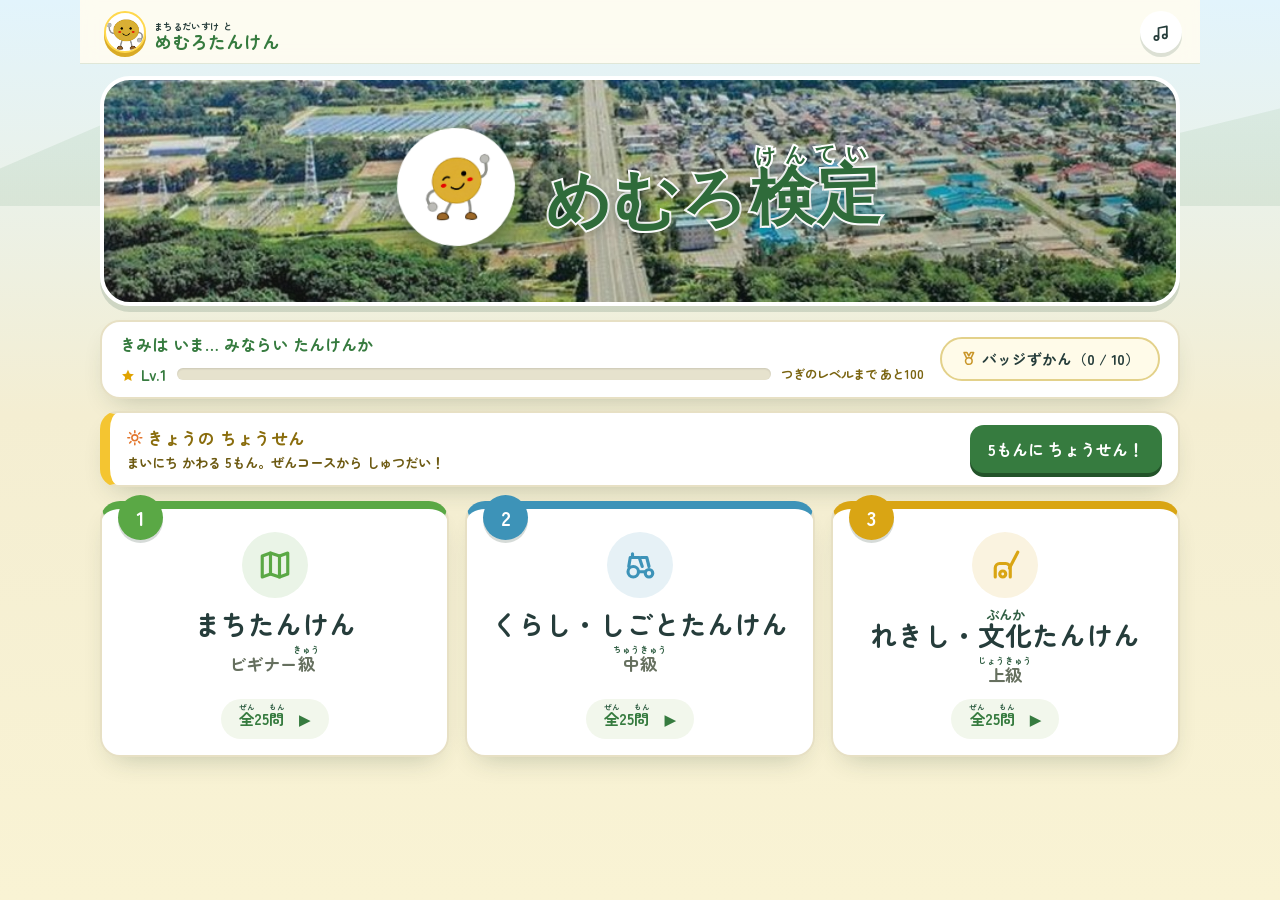
<file: index.html>
<!doctype html>
<!-- ============================================================
  まちるだいすけと めむろたんけん (Phase 7・1ファイル完結版)
  この1ファイルに 見た目(CSS)・問題データ・ふりがな辞書・
  プログラムのすべてが入っています。写真は images フォルダ、
  オフライン対応は sw.js / manifest.webmanifest を使います。
  問題を直すときは「問題データ」の目印コメントを探してください。
  ============================================================ -->
<html lang="ja">
<head>
  <meta charset="utf-8">
  <meta name="viewport" content="width=device-width, initial-scale=1">
  <meta name="theme-color" content="#71b957">
  <title>まちるだいすけと めむろたんけん</title>
  <link rel="icon" type="image/png" href="icon-192.png">
  <link rel="apple-touch-icon" href="icon-192.png">
  <link rel="manifest" href="manifest.webmanifest">
  <style>
/* ============================================================
   まちるだいすけと めむろたんけん - 見た目の設定（CSS）
   ------------------------------------------------------------
   色を変えたいときは、下の :root の中の色コードを変えます。
   例) --grass: #70b957;  ← 草原の緑。#から始まる6桁が色の指定。
   ============================================================ */
:root {
  --grass: #70b957;
  --grass-dark: #367b3f;
  --cream: #fff8df;
  --sky: #8dd8ee;
  --corn: #ffd84d;
  --ink: #263d3b;
  --white: #fff;
  --red: #e96957;
  --shadow: 0 6px 0 rgba(39, 83, 61, .16);
}

* { box-sizing: border-box; }
[hidden] { display: none !important; }

html, body { min-height: 100%; }
body {
  margin: 0;
  color: var(--ink);
  background:
    linear-gradient(105deg, transparent 0 48%, rgba(107,172,78,.07) 48% 52%, transparent 52% 100%),
    linear-gradient(#dff6ff 0 34%, #f9f3d4 34% 100%);
  font-family: "Hiragino Maru Gothic ProN", "HG丸ｺﾞｼｯｸM-PRO", "UD Digi Kyokasho NK-R", Meiryo, sans-serif;
  font-size: 18px;
  font-weight: 700;
}

.sky {
  position: fixed;
  inset: 56px 0 auto;
  height: 150px;
  z-index: -1;
  opacity: .16;
  background: linear-gradient(180deg, #9fc79d, #79a884); /* 日高山脈のシルエット: しま模様→なだらかな緑へ(Phase 11) */
  clip-path: polygon(0 75%, 9% 42%, 17% 67%, 27% 25%, 39% 72%, 50% 35%, 63% 70%, 75% 18%, 87% 62%, 100% 35%, 100% 100%, 0 100%);
}

button { font: inherit; color: inherit; }
button:focus-visible, a:focus-visible { outline: 4px solid #1667c1; outline-offset: 3px; }
ruby { white-space: nowrap; ruby-align: center; }
h1, h2, p, button {
  line-break: strict;
  word-break: normal;
  word-break: keep-all;
  overflow-wrap: anywhere;
  text-wrap: pretty;
}
.skip-link { position: fixed; left: 8px; top: -60px; z-index: 99; background: #fff; padding: 10px; }
.skip-link:focus { top: 8px; }

.app-header {
  height: 64px;
  max-width: 1120px;
  margin: auto;
  padding: 8px 18px;
  display: flex;
  align-items: center;
  justify-content: space-between;
}
.brand { display: flex; gap: 8px; align-items: center; border: 0; background: transparent; text-align: left; cursor: pointer; line-height: 1.05; }
.brand-kicker { display: inline-block; font-size: .58rem; font-weight: 700; letter-spacing: .04em; }
.brand strong { color: var(--grass-dark); font-size: 1.12rem; font-weight: 800; }
.brand-mark { display: grid; place-items: center; width: 42px; height: 42px; overflow: hidden; background: #fff; border: 2px solid var(--corn); border-radius: 50%; box-shadow: 0 4px 0 #d9aa25; }
.brand-mark img { width: 115%; height: 115%; object-fit: contain; }
.icon-button { width: 42px; height: 42px; border: 0; border-radius: 50%; background: #fff; box-shadow: 0 4px 0 rgba(53,91,74,.17); cursor: pointer; }

main { min-height: calc(100vh - 64px); display: grid; place-items: center; padding: 8px 18px 18px; }
.screen { width: min(1080px, 100%); }
.top-screen { align-self: start; }
.hero {
  position: relative;
  display: grid;
  place-items: center;
  min-height: 230px;
  overflow: hidden;
  text-align: center;
  margin: 4px auto 14px;
  padding: 14px 28px 18px;
  border: 4px solid #fff;
  border-radius: 30px;
  box-shadow: var(--shadow);
  background:
    linear-gradient(110deg, rgba(255,255,255,.06), rgba(20,67,47,.24)),
    url("images/memuro-aerial.jpg") center 45% / cover no-repeat;
}
.hero::after {
  content: none;
}
.hero-center {
  position: relative;
  z-index: 1;
  display: grid;
  grid-template-columns: auto 1fr;
  align-items: center;
  width: fit-content;
  max-width: 92%;
  padding: 15px clamp(22px, 4vw, 42px);
  border: 1px solid rgba(255,255,255,.82);
  border-radius: 22px;
  text-align: left;
  background: linear-gradient(
    90deg,
    rgba(255,255,255,.18) 0%,
    rgba(255,255,255,.58) 23%,
    rgba(255,255,255,.66) 50%,
    rgba(255,255,255,.58) 77%,
    rgba(255,255,255,.18) 100%
  );
  box-shadow: 0 14px 34px rgba(24,52,43,.22);
  -webkit-backdrop-filter: blur(12px) saturate(1.12);
  backdrop-filter: blur(12px) saturate(1.12);
}
.hero-mascot {
  width: 116px;
  height: 116px;
  object-fit: contain;
  margin-right: clamp(14px, 3vw, 30px);
  filter: drop-shadow(0 7px 7px rgba(28,64,48,.22));
}
.eyebrow { margin: 0 0 4px; color: var(--grass-dark); font-size: .92rem; letter-spacing: .1em; }
h1 { margin: 0; line-height: 1.17; font-size: clamp(1.55rem, 4vw, 2.55rem); }
h1 span { color: inherit; }
.hero h1 {
  display: grid;
  gap: 2px;
  max-width: 760px;
  color: #245f3b;
  font-family: "Hiragino Maru Gothic ProN", "HG丸ｺﾞｼｯｸM-PRO", "UD Digi Kyokasho NK-R", Meiryo, sans-serif;
  font-size: clamp(2.45rem, 5.2vw, 3.75rem);
  line-height: 1.02;
  text-shadow: 0 1px 10px rgba(255,255,255,.92);
  font-feature-settings: "palt";
}
.hero-title-place {
  font-size: .54em;
  font-weight: 700;
  letter-spacing: .18em;
  color: #397250;
}
.hero-title-main {
  font-size: 1em;
  font-weight: 900;
  letter-spacing: .035em;
  white-space: nowrap;
}
.hero h1::after {
  content: none;
}

.level-grid { display: grid; grid-template-columns: repeat(3, 1fr); gap: 16px; }
.level-card {
  position: relative;
  min-height: 178px;
  padding: 23px 16px 16px;
  border: 3px solid rgba(255,255,255,.75);
  border-radius: 27px;
  box-shadow: var(--shadow);
  cursor: pointer;
  display: flex;
  flex-direction: column;
  align-items: center;
  transition: transform .15s, box-shadow .15s;
}
.level-icon { font-size: 2.2rem; filter: drop-shadow(0 3px 0 rgba(255,255,255,.65)); }
.level-card:hover { transform: translateY(-4px); box-shadow: 0 10px 0 rgba(39,83,61,.14); }
.level-card:active { transform: translateY(3px); box-shadow: 0 3px 0 rgba(39,83,61,.18); }
.beginner { background: #c9ed9d; }
.intermediate { background: #b8e8f4; }
.advanced { background: #ffe47a; }
.level-stamp { position: absolute; top: -12px; left: 16px; width: 45px; height: 45px; display: grid; place-items: center; border-radius: 50%; background: #fff; color: var(--grass-dark); font-size: 1.25rem; border: 3px dashed currentColor; transform: rotate(-8deg); }
.level-name { margin-top: 10px; font-size: clamp(1.3rem, 2.35vw, 1.68rem); line-height: 1.18; }
.level-sub { min-height: 1.5em; font-size: 1.08rem; margin: 5px 0 12px; }
.level-meta { margin-top: auto; padding: 8px 18px; background: rgba(255,255,255,.77); border-radius: 999px; font-size: .95rem; }
.resume-area { text-align: center; margin: -5px 0 10px; }
.resume-button { border: 0; border-radius: 999px; padding: 9px 22px; background: #fff; color: var(--grass-dark); box-shadow: 0 4px 0 rgba(39,83,61,.14); cursor: pointer; }

.quiz-screen { max-width: 900px; }
.progress-row { display: grid; grid-template-columns: 1fr auto 1fr; align-items: center; margin-bottom: 5px; }
.progress-row p { margin: 0; }
#questionCounter { font-size: 1.18rem; }
#scoreChip { justify-self: end; background: var(--corn); border-radius: 999px; padding: 5px 13px; }
.back-button { justify-self: start; border: 0; background: transparent; cursor: pointer; }
.progress-track { height: 9px; overflow: hidden; background: rgba(255,255,255,.8); border-radius: 999px; margin-bottom: 9px; }
#progressBar { height: 100%; width: 4%; background: linear-gradient(90deg, var(--grass), #a6d55e); border-radius: inherit; transition: width .3s; }
.question-card { background: rgba(255,255,255,.94); border: 4px solid #fff; border-radius: 27px; padding: clamp(12px, 2vw, 20px); box-shadow: var(--shadow); }
.question-main { display: grid; grid-template-columns: 1.25fr .75fr; gap: 18px; align-items: center; min-height: 155px; }
.course-label { display: inline-block; margin: 0 0 8px; padding: 5px 11px; color: var(--grass-dark); background: #e1f4ce; border-radius: 999px; font-size: .9rem; }
#questionText {
  margin: 0;
  font-size: clamp(1.55rem, 3.5vw, 2.25rem);
  line-height: 1.5;
  transition: font-size .18s ease;
}
#questionText.is-long { font-size: clamp(1.38rem, 3vw, 1.95rem); }
#questionText.is-very-long { font-size: clamp(1.2rem, 2.6vw, 1.68rem); }
.image-frame { margin: 0; height: 155px; overflow: hidden; border-radius: 19px; background: #edf4e7; border: 3px solid #e4eecf; }
.image-frame img { width: 100%; height: 100%; object-fit: cover; transition: filter .45s ease, opacity .45s ease, transform .45s ease; }
.image-frame img.map-focus { object-position: center 8%; }
.image-frame figcaption { position: absolute; right: 6px; bottom: 5px; padding: 3px 7px; color: #fff; background: rgba(24,55,42,.78); border-radius: 999px; font-size: .58rem; }
.image-frame { position: relative; }
.image-curtain {
  position: absolute;
  inset: 0;
  z-index: 2;
  display: grid;
  place-content: center;
  gap: 4px;
  text-align: center;
  color: var(--grass-dark);
  background:
    radial-gradient(circle at 20% 20%, rgba(255,255,255,.85) 0 4px, transparent 5px),
    linear-gradient(145deg, #fff8c8, #dff1c9);
  transition: opacity .35s ease, transform .35s ease;
}
.image-curtain span { font-size: 2rem; }
.image-curtain strong { font-size: .82rem; line-height: 1.35; }
.image-frame.is-covered img { filter: blur(12px); opacity: .22; transform: scale(1.08); }
.image-frame.is-covered figcaption { opacity: 0; }
.image-frame.is-revealed img { animation: photoReveal .48s ease both; }
.image-frame.is-revealed .image-curtain { opacity: 0; transform: scale(.9); pointer-events: none; }
@keyframes photoReveal {
  from { opacity: .2; transform: scale(1.08); }
  to { opacity: 1; transform: scale(1); }
}
.question-main.no-image { grid-template-columns: 1fr; min-height: 115px; text-align: center; }
.choice-list { display: grid; gap: 9px; margin-top: 12px; }
.choice-button {
  width: 100%;
  min-height: 60px;
  border: 2px solid #dbe8d2;
  border-radius: 17px;
  background: #f9fff5;
  box-shadow: 0 4px 0 #d7e3d0;
  cursor: pointer;
  text-align: left;
  padding: 10px 17px;
  font-size: 1.12rem;
  display: flex;
  align-items: center;
  gap: 12px;
  transition: transform .1s;
}
.choice-button { -webkit-tap-highlight-color: transparent; }
.choice-text {
  min-width: 0;
  line-height: 1.4;
}
.choice-button.is-long-choice { font-size: 1.02rem; }
.choice-button.is-very-long-choice { font-size: .93rem; }
@media (hover: hover) and (pointer: fine) {
  .choice-button:hover { background: #fff6c6; transform: translateY(-1px); }
}
.choice-button:active { transform: translateY(3px); box-shadow: 0 1px 0 #d7e3d0; }
.choice-button:disabled { cursor: default; }
.choice-letter { flex: 0 0 34px; width: 34px; height: 34px; display: grid; place-items: center; border-radius: 50%; color: #fff; background: var(--grass); }
.choice-button.correct { background: #dff4d1; border-color: var(--grass); }
.choice-button.wrong { background: #ffe6dd; border-color: var(--red); }
.feedback { margin: 10px auto 0; max-width: 720px; padding: 8px 16px; border-radius: 18px; background: #fff7c9; display: flex; align-items: center; gap: 10px; box-shadow: 0 4px 0 rgba(91,79,35,.13); }
.feedback-mascot {
  flex: 0 0 auto;
  width: 58px;
  height: 58px;
  object-fit: contain;
  filter: drop-shadow(0 3px 0 rgba(39,83,61,.13));
}
.feedback strong { color: var(--grass-dark); }
.feedback p { margin: 2px 0 0; font-size: .98rem; font-weight: 600; line-height: 1.5; }
.feedback strong { font-size: 1.08rem; }

.result-screen { max-width: 680px; text-align: center; }
.result-card { background: rgba(255,255,255,.95); border: 5px solid var(--corn); border-radius: 30px; padding: 22px; box-shadow: var(--shadow); }
.result-card.fail { border-color: var(--sky); }
.result-seal { width: 75px; height: 75px; display: grid; place-items: center; margin: -4px auto 5px; border: 4px dashed var(--grass); border-radius: 50%; font-size: 2.7rem; }
.result-card h2 { margin: 4px 0; font-size: clamp(1.7rem, 5vw, 2.65rem); color: var(--grass-dark); }
.score-display { display: flex; justify-content: center; align-items: baseline; gap: 7px; }
.score-display strong { font-size: 4rem; line-height: 1; color: #e09b00; }
#resultSummary { margin: 8px 0; }
.certificate { max-width: 470px; margin: 12px auto; padding: 11px; border: 5px double #d6a81d; background: #fffdf1; display: grid; gap: 5px; }
.certificate p { margin: 0; letter-spacing: .25em; }
.certificate strong { font-size: 1.2rem; }
.certificate span { font-size: .8rem; font-weight: 600; }
.result-actions { display: flex; flex-wrap: wrap; justify-content: center; gap: 9px; margin-top: 14px; }
.primary-button, .secondary-button { min-height: 45px; border-radius: 14px; padding: 9px 18px; cursor: pointer; }
.primary-button { border: 0; color: #fff; background: var(--grass-dark); box-shadow: 0 4px 0 #225329; }
.secondary-button { border: 2px solid #bdd0b7; background: #fff; }

footer { min-height: 30px; text-align: center; font-size: .72rem; color: #58705e; }
ruby { ruby-align: center; }
rt { font-size: .5em; font-weight: 700; color: #315f44; }

@media (max-width: 700px) {
  .app-header { height: 56px; padding: 6px 12px; }
  main { min-height: calc(100vh - 80px); padding: 5px 10px 12px; }
  .brand { font-size: .75rem; }
  .brand-mark, .icon-button { width: 37px; height: 37px; }
  .hero { margin-bottom: 10px; min-height: 205px; padding: 10px 16px 15px; }
  .hero-center { width: fit-content; max-width: 92%; padding: 12px 22px; }
  .hero-mascot { width: 96px; height: 96px; }
  .hero h1 { font-size: clamp(2.15rem, 7vw, 3rem); }
  .level-grid { gap: 8px; }
  .level-card { min-height: 145px; padding: 20px 7px 10px; border-radius: 20px; }
  .level-icon { font-size: 1.75rem; }
  .level-stamp { width: 36px; height: 36px; top: -7px; }
  .level-sub { font-size: .9rem; }
  .level-meta { font-size: .78rem; }
  .question-main { min-height: 120px; grid-template-columns: 1.3fr .7fr; gap: 9px; }
  .image-frame { height: 120px; border-radius: 13px; }
  .choice-list { gap: 7px; margin-top: 8px; }
  .choice-button { min-height: 54px; padding: 7px 11px; font-size: 1rem; }
  .feedback { margin-top: 7px; padding: 6px 10px; }
}

@media (max-width: 470px) {
  .hero { min-height: 175px; padding: 7px 10px 12px; }
  .hero-center { width: 94%; padding: 10px 14px; border-radius: 17px; }
  .hero-mascot { width: 74px; height: 74px; margin-right: 10px; }
  .hero h1 { font-size: clamp(1.7rem, 8vw, 2.15rem); line-height: 1.06; letter-spacing: .02em; }
  .level-grid { grid-template-columns: 1fr; }
  .level-card { min-height: 92px; padding: 12px 12px 10px 60px; align-items: flex-start; justify-content: center; }
  .level-icon { position: absolute; left: 16px; bottom: 12px; font-size: 1.65rem; }
  .level-stamp { left: 12px; top: 25px; }
  .level-name { margin-top: 0; font-size: 1.22rem; }
  .level-sub { margin: 2px 0 4px; }
  .level-meta { position: absolute; right: 9px; bottom: 9px; padding: 5px 9px; }
  .question-main { grid-template-columns: 1fr; min-height: auto; text-align: center; }
  .image-frame { height: 105px; }
  #questionText { min-height: 58px; }
  .feedback p { display: none; }
}

@media (max-height: 650px) and (min-width: 600px) {
  .app-header { height: 50px; }
  main { min-height: calc(100vh - 70px); padding-top: 2px; }
  .hero { margin: 0 auto 8px; }
  .hero { min-height: 180px; }
  .hero-mascot { width: 88px; height: 88px; }
  .hero h1 { font-size: 2.35rem; }
  .level-card { min-height: 130px; }
  .question-main { min-height: 110px; }
  .image-frame { height: 110px; }
  .choice-button { min-height: 50px; font-size: 1rem; }
}

@media (prefers-reduced-motion: reduce) {
  *, *::before, *::after { scroll-behavior: auto !important; transition: none !important; }
  .image-frame.is-revealed img { animation: none !important; }
}

/* 「つぎへ」ボタン（解説を読み終えたら自分のペースで進むためのボタン） */
.next-button {
  flex: 0 0 auto;
  margin-left: auto;
  min-height: 48px;
  padding: 9px 18px;
  border: 0;
  border-radius: 14px;
  color: #fff;
  background: var(--grass-dark);
  box-shadow: 0 4px 0 #225329;
  cursor: pointer;
  font-size: 1.02rem;
  white-space: nowrap;
}
.next-button:active { transform: translateY(2px); box-shadow: 0 2px 0 #225329; }
@media (max-width: 700px) {
  .feedback { flex-wrap: wrap; }
  .next-button { margin: 4px 0 2px auto; min-height: 44px; }
}

/* ---- Phase 2: がんばりの見える化 ---- */
.rank-title { margin: 2px 4px 8px; text-align: center; font-size: 1.02rem; color: var(--grass-dark); }
.level-record { display: block; margin-top: 4px; font-size: .82rem; color: #7a6410; }

.weak-area { margin: 16px auto 4px; max-width: 720px; padding: 12px 16px; background: #fff; border: 3px dashed var(--corn); border-radius: 18px; }
.weak-title { margin: 0; font-size: 1.1rem; color: var(--grass-dark); }
.weak-sub { margin: 3px 0 8px; font-size: .85rem; font-weight: 600; }
.weak-buttons { display: grid; gap: 8px; }
.weak-button { min-height: 48px; border: 2px solid #bdd0b7; border-radius: 14px; background: #f6fbf3; padding: 8px 14px; cursor: pointer; text-align: left; font-size: .98rem; }
.weak-button:active { transform: translateY(2px); }

.combo-chip { margin: 0; padding: 2px 10px; border-radius: 999px; background: #ffe08f; font-size: .9rem; box-shadow: 0 3px 0 rgba(91,79,35,.15); }

.certificate-name { display: flex; justify-content: center; align-items: center; gap: 6px; font-size: .9rem; }
.certificate-name input { width: 12em; max-width: 60%; min-height: 40px; border: 0; border-bottom: 2px solid #d6a81d; background: transparent; font: inherit; text-align: center; }
.certificate-name input:focus-visible { outline: 3px solid #1667c1; outline-offset: 2px; }
.certificate-date { margin: 2px 0 0; font-size: .85rem; font-weight: 600; }

.confetti { position: fixed; top: -16px; width: 10px; height: 14px; z-index: 60; pointer-events: none; border-radius: 2px; opacity: .95; animation: confetti-fall 2.2s ease-in forwards; }
@keyframes confetti-fall { to { transform: translateY(105vh) rotate(560deg); opacity: .65; } }
@media (prefers-reduced-motion: reduce) { .confetti { display: none; } }

/* ---- Phase 3: よむボタン・先生用一覧・PWA ---- */
.read-button {
  margin-top: 8px; min-height: 44px; padding: 6px 16px;
  border: 2px solid var(--grass); border-radius: 999px;
  background: #f4fbef; color: #2f6b3a; font-size: .95rem; cursor: pointer;
}
.read-button:active { transform: translateY(2px); }

.teacher-link-row { text-align: right; margin: 14px 6px 0; }
.teacher-link { background: none; border: 0; padding: 8px; color: #58755f; text-decoration: underline; cursor: pointer; font-size: .82rem; }

.teacher-screen { background: #fff; border-radius: 18px; padding: 16px 20px; }
.teacher-head { display: flex; justify-content: space-between; align-items: center; gap: 10px; flex-wrap: wrap; }
.teacher-head h2 { margin: 0; font-size: 1.15rem; }
.teacher-btn { min-height: 44px; padding: 6px 14px; border: 2px solid #bdd0b7; border-radius: 12px; background: #f6fbf3; cursor: pointer; }
.teacher-btn-primary { background: var(--grass); border-color: var(--grass); color: #fff; }
.teacher-note { font-size: .82rem; color: #667; }
.teacher-item { border-bottom: 1px dashed #ccd8c6; padding: 9px 0; font-size: .9rem; line-height: 1.7; }
.teacher-item .correct-choice { font-weight: 700; color: #2f6b3a; }
#teacherList h3 { margin: 18px 0 4px; border-left: 6px solid var(--grass); padding-left: 8px; }

@media print {
  body * { visibility: hidden; }
  #teacherScreen, #teacherScreen * { visibility: visible; }
  #teacherScreen { position: absolute; inset: 0; border-radius: 0; }
  .teacher-head button { display: none; }
}

/* ---- Phase 4: あそびごころ ---- */
.mascot-button { background: none; border: 0; padding: 0; cursor: pointer; position: relative; -webkit-tap-highlight-color: transparent; }
.mascot-button:focus-visible { outline: 3px solid #1667c1; outline-offset: 4px; border-radius: 20px; }
.hero-mascot.is-bouncing { animation: mascot-bounce .55s ease; }
@keyframes mascot-bounce {
  0% { transform: translateY(0); }
  35% { transform: translateY(-16px) rotate(-4deg); }
  65% { transform: translateY(2px) rotate(3deg); }
  100% { transform: translateY(0); }
}
.mascot-bubble {
  position: absolute; left: 50%; top: -14px; transform: translateX(-50%);
  background: #fff; color: #234; border-radius: 14px; padding: 7px 12px;
  font-size: .85rem; font-weight: 700; white-space: nowrap;
  box-shadow: 0 3px 10px rgba(30,60,30,.25); animation: bubble-pop .25s ease;
}
.mascot-bubble::after { content: ""; position: absolute; left: 50%; bottom: -7px; transform: translateX(-50%);
  border: 7px solid transparent; border-top-color: #fff; border-bottom: 0; }
@keyframes bubble-pop { from { transform: translateX(-50%) scale(.6); opacity: 0; } }
@media (prefers-reduced-motion: reduce) { .hero-mascot.is-bouncing, .mascot-bubble { animation: none; } }

.daily-card {
  margin: 12px auto 4px; max-width: 720px; padding: 12px 16px;
  background: linear-gradient(120deg, #fff4c2, #ffe9a3); border-radius: 18px;
  display: flex; align-items: center; justify-content: space-between; gap: 12px; flex-wrap: wrap;
  box-shadow: 0 4px 0 rgba(140,110,20,.18);
}
.daily-info { display: grid; gap: 2px; }
.daily-info strong { font-size: 1.05rem; }
.daily-info span { font-size: .84rem; font-weight: 600; color: #6d5a12; }
.daily-button {
  min-height: 48px; padding: 8px 18px; border: 0; border-radius: 14px;
  background: var(--grass-dark); color: #fff; font-size: 1rem; cursor: pointer;
  box-shadow: 0 4px 0 #225329;
}
.daily-button:active { transform: translateY(2px); box-shadow: 0 2px 0 #225329; }

.badge-link-row { text-align: center; margin: 10px 0 0; }
.badge-link { background: #fff; border: 2px solid #e3d18a; border-radius: 999px; min-height: 44px; padding: 6px 18px; cursor: pointer; font-size: .92rem; }
.badge-screen { background: #fff; border-radius: 18px; padding: 16px 20px; }
.badge-count { font-weight: 700; color: #6d5a12; }
.badge-grid { display: grid; grid-template-columns: repeat(auto-fill, minmax(200px, 1fr)); gap: 10px; margin-top: 10px; }
.badge-card { border: 2px solid #e8e2c8; border-radius: 16px; padding: 12px; display: grid; gap: 3px; background: #fffdf4; }
.badge-card .badge-icon { font-size: 1.9rem; }
.badge-card strong { font-size: .95rem; }
.badge-card small { color: #667; }
.badge-card.locked { filter: grayscale(1); opacity: .62; }

/* ---- Phase 5: けいけんち・カレンダー ---- */
.xp-row { display: flex; align-items: center; gap: 10px; max-width: 720px; margin: 2px auto 6px; padding: 0 6px; }
.xp-level { color: var(--grass-dark); font-size: .95rem; white-space: nowrap; }
.xp-bar { flex: 1; height: 12px; border-radius: 999px; background: #e6e2cd; overflow: hidden; box-shadow: inset 0 1px 2px rgba(0,0,0,.12); }
.xp-fill { height: 100%; width: 0; border-radius: 999px; background: linear-gradient(90deg, var(--grass), #ffd84d); transition: width .5s ease; }
.xp-next { font-size: .78rem; font-weight: 700; color: #7a6410; white-space: nowrap; }
.level-up-note { margin: 6px 0 0; font-weight: 700; color: #b07a00; }

.calendar-title { margin: 14px 0 6px; font-size: 1rem; }
.stamp-calendar { display: grid; grid-template-columns: repeat(7, 1fr); gap: 4px; max-width: 430px; }
.stamp-calendar .cal-head { text-align: center; font-size: .7rem; font-weight: 700; color: #667; }
.stamp-calendar .cal-day {
  min-height: 34px; display: grid; place-items: center; border-radius: 9px;
  background: #f6f4e8; font-size: .78rem; color: #556;
}
.stamp-calendar .cal-day.stamped { background: #ffe9a3; font-size: 1rem; }
.stamp-calendar .cal-day.today { outline: 2px solid var(--grass-dark); }
.stamp-calendar .cal-day.empty { background: transparent; }

/* ---- Phase 5: 1画面に収めるコンパクト表示(Chromebook想定) ---- */
@media (min-width: 860px) and (max-height: 880px) {
  main { padding: 4px 18px 8px; align-items: start; }
  .app-header { height: 50px; }
  .hero { min-height: 128px; margin: 2px auto 8px; padding: 8px 22px; }
  .hero-center { padding: 8px clamp(16px, 3vw, 28px); }
  .hero-mascot { width: 84px; height: 84px; }
  .eyebrow { font-size: .8rem; margin-bottom: 2px; }
  h1 { font-size: clamp(1.3rem, 3vw, 1.9rem); }
  .rank-title { margin: 0 4px 4px; font-size: .92rem; }
  .xp-row { margin: 0 auto 4px; }
  .daily-card { margin: 6px auto 2px; padding: 8px 14px; }
  .daily-info strong { font-size: .95rem; }
  .daily-button { min-height: 44px; padding: 6px 14px; }
  .badge-link-row { margin: 4px 0 0; }
  .badge-link { min-height: 38px; padding: 4px 14px; font-size: .84rem; }
  .level-grid { gap: 10px; }
  .level-card { padding: 12px 14px; }
  .weak-area { margin: 8px auto 0; padding: 8px 14px; }
  .weak-button { min-height: 44px; padding: 6px 12px; }
  .teacher-link-row { margin: 4px 6px 0; }
  .teacher-link { padding: 4px; }

  /* クイズ画面 */
  .question-card { padding: 10px 16px; }
  .image-frame { height: clamp(96px, 17vh, 150px); }
  #questionText { font-size: clamp(1.05rem, 2.3vw, 1.5rem); }
  .choice-list { grid-template-columns: repeat(3, 1fr); gap: 10px; }
  .choice-button { min-height: 56px; }
  .read-button { margin-top: 4px; min-height: 38px; padding: 4px 12px; font-size: .85rem; }
  .feedback { padding: 8px 12px; }
}

/* ============================================================
   Phase 6: 仕上げの統一(プロっぽさは「細部の揃い」から)
   ============================================================ */
/* 学習向け丸ゴシック(同梱・オフライン可) */
@font-face {
  font-family: "Zen Maru Gothic";
  src: url("zen-maru-regular.woff2") format("woff2");
  font-weight: 400; font-display: swap;
}
@font-face {
  font-family: "Zen Maru Gothic";
  src: url("zen-maru-bold.woff2") format("woff2");
  font-weight: 700; font-display: swap;
}
body { font-family: "Zen Maru Gothic", "Hiragino Maru Gothic ProN", "BIZ UDGothic", "Yu Gothic", system-ui, sans-serif; }

/* 統一トークン: 影と枠線は全カード共通に */
:root {
  --shadow-soft: 0 12px 28px -14px rgba(31, 58, 40, .30);
  --line-soft: #e7e0c4;
}
.level-card, .question-card, .daily-card, .weak-area, .teacher-screen, .badge-screen { box-shadow: var(--shadow-soft); }
.weak-area { border: 2px solid var(--line-soft); background: #fffdf4; }
.daily-card { background: #fff3bd; border: 2px solid #f0dc94; }

/* ヘッダーをうっすら固定感のある仕上がりに */
.app-header { background: rgba(255, 252, 240, .92); border-bottom: 1px solid rgba(47, 107, 58, .14); -webkit-backdrop-filter: blur(8px); backdrop-filter: blur(8px); }

/* 数字の桁ぞろえ(カウンター・スコア・けいけんち) */
#questionCounter, #scoreChip, .xp-next, .badge-count, #resultScore { font-variant-numeric: tabular-nums; }

/* マウス操作の端末だけ、カードがふわっと反応 */
@media (hover: hover) {
  .level-card, .badge-card, .daily-button, .weak-button { transition: transform .15s ease, box-shadow .15s ease; }
  .level-card:hover, .badge-card:hover { transform: translateY(-3px); }
}

/* キーボード操作の見え方を全部品で統一 */
button:focus-visible, input:focus-visible { outline: 3px solid #1667c1; outline-offset: 2px; }

/* 認定証: 金の二重枠で「ほんもの感」 */
#certificate {
  border: 3px solid #d8b64a;
  box-shadow: inset 0 0 0 4px #fffdf4, inset 0 0 0 6px #e8d296, var(--shadow-soft);
  background: linear-gradient(160deg, #fffef8, #fdf6dd);
}

/* ============================================================
   Phase 7: デザイン再構成(絵文字→統一アイコン・箱と色の整理)
   ============================================================ */
.ui-icon { width: 1.2em; height: 1.2em; vertical-align: -0.22em; margin-right: .3em; flex: 0 0 auto; }
.icon-heading { display: flex; align-items: center; gap: 2px; }

/* ステータス帯: 称号+けいけんちを1枚の白いカードに */
.status-band {
  background: #fff; border: 2px solid var(--line-soft); border-radius: 20px;
  padding: 10px 18px 12px; margin: 0 0 12px; box-shadow: var(--shadow-soft);
  display: grid; gap: 7px;
}
.status-band .rank-title { margin: 0; text-align: left; }
.status-band .xp-row { margin: 0; padding: 0; max-width: none; }

/* 幅を1本に揃える(端のガタつき解消) */
.daily-card, .weak-area { max-width: none; }

/* きょうのちょうせん: ベタ塗り→白地+コーン色の差し色 */
.daily-card { background: #fff; border: 2px solid var(--line-soft); border-left: 10px solid #f4c531; }
.daily-heading { display: flex; align-items: center; color: #8a6d0d; }
.daily-heading .ui-icon { color: #e8a713; width: 1.35em; height: 1.35em; }

/* バッジずかんリンク */
.badge-link { display: inline-flex; align-items: center; }
.badge-link .ui-icon { color: #c9962a; }

/* コースカード: ベタ塗り3色→白いカード+上端の差し色 */
.level-card.beginner { --accent: #5aa845; }
.level-card.intermediate { --accent: #3d93b8; }
.level-card.advanced { --accent: #d9a514; }
.level-card, .level-card.beginner, .level-card.intermediate, .level-card.advanced {
  background: #fff;
  border: 2px solid var(--line-soft);
  border-top: 8px solid var(--accent);
  border-radius: 20px;
}
.level-stamp {
  border: 0; transform: none; top: -14px;
  background: var(--accent); color: #fff;
  box-shadow: 0 3px 0 rgba(31, 58, 40, .18);
}
.level-icon { color: var(--accent); filter: none; }
.level-icon .ui-icon { width: 46px; height: 46px; margin: 2px 0 0; }
.level-sub { color: #66705f; }
.level-meta { background: #f2f7ec; color: var(--grass-dark); }
.level-record { color: #8a6d0d; }

/* にがてノート */
.weak-title { display: flex; align-items: center; }
.weak-title .ui-icon { color: var(--grass-dark); }

/* よむボタン */
.read-button { display: inline-flex; align-items: center; }

/* ヒーロー: 曇りガラス→くっきりした白いカードに */
.hero-center {
  background: #fff;
  border: 0;
  -webkit-backdrop-filter: none; backdrop-filter: none;
  box-shadow: 0 12px 28px rgba(24, 52, 43, .22);
}
.hero-mascot { width: 132px; height: 132px; }

/* コンパクト表示時のステータス帯 */
@media (min-width: 860px) and (max-height: 880px) {
  .status-band { padding: 7px 14px 9px; gap: 4px; margin-bottom: 8px; }
  .hero-mascot { width: 92px; height: 92px; }
}

/* ============================================================
   Phase 8: クライマックス演出と日本語改行の改善
   ============================================================ */
/* 日本語の折り返しを賢く: 見出しは行の長さを均等に、本文は最後の行が短くなりすぎないように */
h1, h2, h3, .level-name, #resultTitle, .rank-title, .weak-sub { text-wrap: balance; }
p, #resultSummary, .teacher-note, .certificate-body { text-wrap: pretty; }
.certificate-body { display: block; max-width: 26em; margin: 4px auto; text-wrap: balance; }

/* 結果画面のまちるだいすけ(絵文字サークルを卒業) */
.result-seal {
  width: 96px; height: 96px; margin: 0 auto 6px;
  border: 0; background: #fff; border-radius: 50%;
  box-shadow: 0 0 0 4px #fff, 0 0 0 7px var(--corn), 0 8px 18px rgba(31,58,40,.2);
  display: grid; place-items: center; overflow: hidden;
}
.result-seal img { width: 78%; height: 78%; object-fit: contain; }
.result-card.fail .result-seal { box-shadow: 0 0 0 4px #fff, 0 0 0 7px #cfd8c6, 0 8px 18px rgba(31,58,40,.15); }
@keyframes seal-hop { 0%{transform:translateY(0)} 30%{transform:translateY(-10px)} 60%{transform:translateY(2px)} 100%{transform:translateY(0)} }
.result-seal.is-happy { animation: seal-hop .7s ease .2s 2; }

/* 点数のカウントアップ演出 */
@keyframes score-pop { 0%{transform:scale(.7)} 70%{transform:scale(1.12)} 100%{transform:scale(1)} }
#resultScore.is-counting { display: inline-block; animation: score-pop .5s ease; }

/* レベルアップをチップ表示に */
.level-up-note {
  display: inline-block; margin: 8px auto 0; padding: 6px 16px;
  background: linear-gradient(100deg, #fff3c4, #ffe28a); border-radius: 999px;
  box-shadow: 0 3px 0 rgba(140,110,20,.25); color: #7a5b00;
}

/* 「ごうかく」はんこ: 日本の認定証らしさの決め手 */
.certificate { position: relative; }
.pass-stamp {
  position: absolute; right: 14px; bottom: 12px;
  width: 74px; height: 74px; display: grid; place-items: center;
  border: 3.5px solid #d33a2c; border-radius: 50%;
  box-shadow: inset 0 0 0 2.5px #fff, inset 0 0 0 5px #d33a2c;
  color: #d33a2c; font-weight: 700; font-size: 1.05rem; line-height: 1.15; text-align: center;
  transform: rotate(-12deg); opacity: .92; background: rgba(255,255,255,.6);
}
@keyframes stamp-in {
  0% { transform: rotate(-12deg) scale(2.1); opacity: 0; }
  60% { transform: rotate(-12deg) scale(.94); opacity: 1; }
  100% { transform: rotate(-12deg) scale(1); opacity: .92; }
}
.pass-stamp.is-stamping { animation: stamp-in .45s cubic-bezier(.2,.9,.3,1.4) .55s backwards; }
@media (max-width: 700px) { .pass-stamp { width: 60px; height: 60px; font-size: .9rem; right: 8px; bottom: 8px; } }

/* 紙吹雪v2: 大きさと形にばらつき+横に流れる */
@keyframes confetti-drift {
  to { transform: translate(var(--dx, 0px), 106vh) rotate(var(--spin, 540deg)); opacity: .6; }
}
.confetti { animation-name: confetti-drift; }
@media (prefers-reduced-motion: reduce) {
  .result-seal.is-happy, #resultScore.is-counting, .pass-stamp.is-stamping { animation: none; }
}

/* アイコンの「設計された感」: カードのアイコンを淡い色の丸チップに */
.level-icon {
  width: 66px; height: 66px; border-radius: 50%;
  display: grid; place-items: center;
  background: color-mix(in srgb, var(--accent) 13%, #fff);
}
.level-icon .ui-icon { width: 36px; height: 36px; margin: 0; }
.ui-icon { stroke-width: 2.1; }

/* ============================================================
   Phase 9: 絵文字全廃・背景と枠の質感・日本語改行の仕上げ
   ============================================================ */
/* 背景: 斜めストライプと色の段差をやめ、空→畑のなだらかなグラデーションに */
body { background: linear-gradient(180deg, #e2f4fc 0%, #f4eed2 46%, #f9f3d4 100%); line-break: strict; }

/* 結果画面: 太い黄フチ→上質な白カード(金は認定証とリングに集約) */
.result-card, .result-card.fail { border: 1px solid var(--line-soft); border-radius: 22px; box-shadow: var(--shadow-soft); background: #fff; }
.question-card { border: 1px solid var(--line-soft); border-radius: 22px; }

/* プログラムが差し込むアイコンの色と大きさ */
#scoreChip .ui-icon, .xp-level .ui-icon { color: #e0a300; width: 1.05em; height: 1.05em; }
.combo-chip .ui-icon, .daily-info .ui-icon { color: #e2762d; width: 1.05em; height: 1.05em; margin-right: .2em; }
.stamp-calendar .cal-day.stamped { color: #e8a713; }
.stamp-calendar .cal-day.stamped .ui-icon { width: 20px; height: 20px; margin: 0; }
.icon-button .ui-icon { width: 20px; height: 20px; margin: 0; }
#resultKicker .ui-icon { color: #e8a713; }

/* バッジ: 絵文字→色付きメダル(白い図案) */
.badge-medal { width: 54px; height: 54px; border-radius: 50%; background: var(--bc); color: #fff; display: grid; place-items: center; box-shadow: inset 0 -3px 0 rgba(0,0,0,.14), 0 3px 6px rgba(31,58,40,.18); }
.badge-medal .ui-icon { width: 30px; height: 30px; margin: 0; }
.badge-card.locked { filter: none; opacity: .78; }
.badge-card.locked strong { color: #8f8f85; }

/* 日本語の折り返し: 分かち書きの文は ことばのまとまりでだけ折る */
#resultSummary, #dailyStatus, .weak-sub, .rank-title, .level-sub, #feedbackTitle, .daily-heading { word-break: keep-all; overflow-wrap: break-word; }
.wb { display: inline-block; }
#feedbackText, #questionText { text-wrap: pretty; }

/* ============================================================
   Phase 10: 賞状らしい認定証と、ことばのまとまりで折り返す改行
   ============================================================ */
/* 改行: あらかじめ焼き込んだ区切り(wbr)と句読点でだけ折り返す */
#questionText, #feedbackText, #feedbackAnswer, .certificate-body {
  word-break: keep-all; overflow-wrap: break-word;
}

/* まちるだいすけの後光(全問正解のときだけ) */
.result-card { position: relative; overflow: hidden; }
.result-seal { position: relative; z-index: 1; }
.seal-rays {
  position: absolute; top: -26px; left: 50%; margin-left: -105px;
  width: 210px; height: 210px; border-radius: 50%;
  background: repeating-conic-gradient(from 0deg, rgba(240, 197, 49, .30) 0 9deg, transparent 9deg 26deg);
  -webkit-mask-image: radial-gradient(circle, #000 24%, transparent 68%);
  mask-image: radial-gradient(circle, #000 24%, transparent 68%);
  opacity: 0; pointer-events: none;
}
.seal-rays.show { opacity: 1; animation: rays-spin 16s linear infinite; }
@keyframes rays-spin { to { transform: rotate(360deg); } }

/* 認定証: 賞状の文法(飾り枠・ロゼット・すかし・光) */
.certificate {
  position: relative; overflow: hidden;
  padding: 20px 24px 18px; border-width: 4px;
  box-shadow: inset 0 0 0 5px #fffdf4, inset 0 0 0 7px #e2c169, var(--shadow-soft);
}
.certificate > * { position: relative; z-index: 1; }
.cert-corner { position: absolute; top: 10px; left: 10px; width: 24px; height: 24px; z-index: 1; }
.cert-corner::before { content: ""; position: absolute; inset: 0; border-top: 2px solid #c9a227; border-left: 2px solid #c9a227; }
.cert-corner::after { content: ""; position: absolute; top: 4px; left: 4px; width: 6px; height: 6px; background: #c9a227; transform: rotate(45deg); }
.cert-corner.tr { left: auto; right: 10px; transform: scaleX(-1); }
.cert-corner.bl { top: auto; bottom: 10px; transform: scaleY(-1); }
.cert-corner.br { top: auto; left: auto; right: 10px; bottom: 10px; transform: scale(-1); }
.cert-rosette { position: absolute; top: -4px; left: 16px; width: 46px; color: #c9a227; z-index: 2; filter: drop-shadow(0 2px 2px rgba(90, 60, 0, .25)); }
.cert-watermark { position: absolute; inset: 0; display: grid; place-items: center; color: #8a6d0d; opacity: .07; z-index: 0; pointer-events: none; }
.cert-watermark svg { width: 46%; height: auto; }

/* 登場時に光がスッと走る */
.certificate::after {
  content: ""; position: absolute; top: -10%; bottom: -10%; left: -60%; width: 38%;
  background: linear-gradient(100deg, transparent, rgba(255, 255, 255, .9), transparent);
  transform: skewX(-16deg); z-index: 2; pointer-events: none;
  animation: cert-shine 1.1s ease .9s both;
}
@keyframes cert-shine { to { left: 130%; } }

/* はんこの格上げ: ひと回り大きく・深い朱色・少し傾いて堂々と */
.pass-stamp {
  width: 86px; height: 86px; right: 16px; bottom: 14px;
  border-color: #c9302c; color: #c9302c; font-size: 1.2rem;
  border-width: 4px;
  box-shadow: inset 0 0 0 3px #fffdf4, inset 0 0 0 5.5px #c9302c;
  background: rgba(255, 253, 244, .55);
}
@media (max-width: 700px) { .pass-stamp { width: 66px; height: 66px; font-size: .95rem; } }
@media (prefers-reduced-motion: reduce) {
  .seal-rays.show { animation: none; }
  .certificate::after { animation: none; left: 130%; }
}

/* ============================================================
   Phase 11: はんこ位置の修正・すかし調整・あそんだ日スタンプ
   ============================================================ */
/* はんこを定位置(右下)へ戻す(Phase10の重ね順指定が上書きしていたバグの修正) */
.certificate > .pass-stamp { position: absolute; z-index: 1; }

/* すかしはもっと控えめに(「謎の線」に見えない濃さへ) */
.cert-watermark { opacity: .045; }
.cert-watermark svg { width: 34%; }

/* あそんだ日(芽)ときょうのちょうせん(太陽) */
.stamp-calendar .cal-day.played { background: #e9f4e2; color: #5aa845; }
.stamp-calendar .cal-day.played .ui-icon { width: 18px; height: 18px; margin: 0; }
.calendar-legend { display: flex; gap: 16px; margin: 8px 0 0; font-size: .8rem; font-weight: 700; color: #5d6b57; }
.calendar-legend .lg { display: inline-flex; align-items: center; }
.calendar-legend .lg-sun .ui-icon { color: #e8a713; }
.calendar-legend .lg-sprout .ui-icon { color: #5aa845; }

/* ============================================================
   Phase 12: ステッカーロゴ・ステータス帯の統合・はんこの風格
   ============================================================ */
/* ステータス帯: 称号+レベル(左) と バッジずかん(右) を1枚に */
.status-band { display: flex; align-items: center; gap: 16px; }
.status-main { flex: 1; display: grid; gap: 7px; min-width: 0; }
.status-band .badge-link-row { margin: 0; flex: 0 0 auto; }
.status-band .badge-link { background: #fffbe9; }
@media (max-width: 640px) { .status-band { flex-wrap: wrap; } .status-band .badge-link-row { width: 100%; text-align: center; } }
.level-grid { margin-top: 14px; }

/* ヒーロー: 白箱を撤去し、写真の上に「ステッカーロゴ」 */
.hero-center { background: transparent; box-shadow: none; border: 0; padding: 10px; }
.hero-mascot {
  width: 118px; height: 118px; padding: 12px;
  background: #fff; border-radius: 50%;
  box-shadow: 0 10px 22px rgba(24, 52, 43, .30);
  transform: rotate(-4deg);
}
.hero h1 {
  color: #2f6b3a;
  font-size: clamp(2.1rem, 5.6vw, 3.4rem);
  letter-spacing: .05em;
  transform: rotate(-1.5deg);
  text-shadow:
    3px 0 0 #fff, -3px 0 0 #fff, 0 3px 0 #fff, 0 -3px 0 #fff,
    2.2px 2.2px 0 #fff, -2.2px 2.2px 0 #fff, 2.2px -2.2px 0 #fff, -2.2px -2.2px 0 #fff,
    5px 0 0 #fff, -5px 0 0 #fff, 0 5px 0 #fff, 0 -5px 0 #fff,
    3.6px 3.6px 0 #fff, -3.6px 3.6px 0 #fff, 3.6px -3.6px 0 #fff, -3.6px -3.6px 0 #fff,
    0 9px 16px rgba(24, 52, 43, .40);
}
.hero h1 rt {
  background: #fff; color: #2f6b3a;
  padding: 2px 12px; border-radius: 999px;
  font-size: .30em; font-weight: 700;
  box-shadow: 0 3px 8px rgba(24, 52, 43, .25);
  text-shadow: none;
}
@media (min-width: 860px) and (max-height: 880px) {
  .hero-mascot { width: 88px; height: 88px; padding: 9px; }
}

/* はんこの風格: ギザギザの外周・朱肉のムラ・堂々とした傾き */
.pass-stamp {
  width: 92px; height: 92px; font-size: 1.26rem; letter-spacing: .06em;
  transform: rotate(-14deg);
  background:
    radial-gradient(circle at 32% 28%, rgba(201, 48, 44, .12), transparent 62%),
    radial-gradient(circle at 70% 74%, rgba(201, 48, 44, .08), transparent 55%),
    rgba(255, 253, 244, .55);
}
.pass-stamp::before {
  content: ""; position: absolute; inset: -8px; border-radius: 50%;
  background: repeating-conic-gradient(#c9302c 0 4deg, transparent 4deg 12deg);
  -webkit-mask-image: radial-gradient(circle, transparent 60%, #000 61% 71%, transparent 72%);
  mask-image: radial-gradient(circle, transparent 60%, #000 61% 71%, transparent 72%);
  opacity: .85;
}
@keyframes stamp-in {
  0% { transform: rotate(-14deg) scale(2.1); opacity: 0; }
  60% { transform: rotate(-14deg) scale(.94); opacity: 1; }
  100% { transform: rotate(-14deg) scale(1); opacity: .95; }
}

/* 金の箔押しシール(左下・はんこの相棒) */
.certificate > .cert-goldseal { position: absolute; left: 16px; bottom: 10px; width: 52px; color: #c9a227; z-index: 1; filter: drop-shadow(0 2px 3px rgba(90, 60, 0, .3)); }
@media (max-width: 700px) { .certificate > .cert-goldseal { width: 42px; } }

/* ============================================================
   Phase 13: クイズ画面チップの品格・後光とロゼットの上質化・ロゴ強化
   ============================================================ */
/* ★とコンボ: 白地の同じファミリーのチップとして1行に */
.chip-group { justify-self: end; display: flex; align-items: center; gap: 8px; }
#scoreChip {
  justify-self: auto; background: #fff; border: 1.5px solid var(--line-soft);
  box-shadow: 0 2px 6px rgba(31, 58, 40, .10);
  padding: 4px 13px; color: #8a6d0d; font-weight: 700;
  display: inline-flex; align-items: center; border-radius: 999px;
}
.combo-chip {
  background: #fff; border: 1.5px solid #f3d9c0;
  box-shadow: 0 2px 6px rgba(31, 58, 40, .10);
  color: #d1591f; font-weight: 800; padding: 4px 12px; font-size: .95rem;
}

/* 後光: 硬いスポーク→やわらかい光のにじみ+先細りの光線 */
.seal-rays {
  background:
    radial-gradient(circle, rgba(255, 216, 96, .55), rgba(255, 216, 96, 0) 60%),
    repeating-conic-gradient(from 0deg, rgba(240, 197, 49, 0) 0deg, rgba(240, 197, 49, .32) 5deg, rgba(240, 197, 49, 0) 10deg 30deg);
  filter: blur(.6px);
  -webkit-mask-image: radial-gradient(circle, #000 16%, transparent 64%);
  mask-image: radial-gradient(circle, #000 16%, transparent 64%);
}
.seal-rays.show { animation-duration: 26s; }

/* ロゼット: くっきり・ひと回り大きく */
.cert-rosette { width: 58px; top: -6px; left: 14px; filter: drop-shadow(0 2px 2px rgba(90, 60, 0, .28)); }

/* ロゴ: 本体を大きく・字間を広く、ふりがなも白フチ文字に */
.hero h1 { font-size: clamp(2.4rem, 6.4vw, 4rem); letter-spacing: .12em; }
.hero h1 rt {
  background: transparent; box-shadow: none; padding: 0;
  color: #2f6b3a; font-size: .32em; font-weight: 700; letter-spacing: .5em;
  text-shadow:
    1.7px 0 0 #fff, -1.7px 0 0 #fff, 0 1.7px 0 #fff, 0 -1.7px 0 #fff,
    1.2px 1.2px 0 #fff, -1.2px 1.2px 0 #fff, 1.2px -1.2px 0 #fff, -1.2px -1.2px 0 #fff,
    0 3px 6px rgba(24, 52, 43, .30);
}

/* ============================================================
   Phase 14: キラキラの後光・はなまるスタンプ・スマホ最適化
   ============================================================ */
/* 後光v3: 光線を描かず、金のにじみ+またたく星 */
.seal-rays {
  background: radial-gradient(circle, rgba(255, 214, 90, .50), rgba(255, 214, 90, .16) 42%, rgba(255, 214, 90, 0) 66%);
  filter: none;
  -webkit-mask-image: none; mask-image: none;
}
.seal-rays.show { animation: none; }
.seal-rays .spk {
  position: absolute; width: 14px; height: 14px; background: #f4c531; opacity: 0;
  clip-path: polygon(50% 0, 62% 38%, 100% 50%, 62% 62%, 50% 100%, 38% 62%, 0 50%, 38% 38%);
}
.seal-rays.show .spk { animation: spk-twinkle 2.6s ease-in-out infinite; }
.seal-rays .s1 { top: 26px; left: 26px; }
.seal-rays .s2 { top: 40px; right: 20px; width: 10px; height: 10px; animation-delay: .9s !important; }
.seal-rays .s3 { bottom: 44px; left: 44px; width: 8px; height: 8px; animation-delay: 1.7s !important; }
@keyframes spk-twinkle {
  0%, 100% { opacity: 0; transform: scale(.4) rotate(0deg); }
  50% { opacity: 1; transform: scale(1) rotate(24deg); }
}
@media (prefers-reduced-motion: reduce) { .seal-rays.show .spk { animation: none; opacity: .8; } }

/* はなまるスタンプ: かたい認定印→小学校の「はなまる」に */
.pass-stamp, .pass-stamp::before { border: 0; box-shadow: none; background-image: none; }
.pass-stamp {
  width: 100px; height: 100px; right: 12px; bottom: 8px;
  background: url("data:image/svg+xml,%3Csvg%20xmlns%3D%22http%3A//www.w3.org/2000/svg%22%20viewBox%3D%220%200%20100%20100%22%3E%3Cg%20fill%3D%22%23e85348%22%3E%3Ccircle%20cx%3D%2286.0%22%20cy%3D%2250.0%22%20r%3D%2211%22/%3E%3Ccircle%20cx%3D%2279.1%22%20cy%3D%2271.2%22%20r%3D%2211%22/%3E%3Ccircle%20cx%3D%2261.1%22%20cy%3D%2284.2%22%20r%3D%2211%22/%3E%3Ccircle%20cx%3D%2238.9%22%20cy%3D%2284.2%22%20r%3D%2211%22/%3E%3Ccircle%20cx%3D%2220.9%22%20cy%3D%2271.2%22%20r%3D%2211%22/%3E%3Ccircle%20cx%3D%2214.0%22%20cy%3D%2250.0%22%20r%3D%2211%22/%3E%3Ccircle%20cx%3D%2220.9%22%20cy%3D%2228.8%22%20r%3D%2211%22/%3E%3Ccircle%20cx%3D%2238.9%22%20cy%3D%2215.8%22%20r%3D%2211%22/%3E%3Ccircle%20cx%3D%2261.1%22%20cy%3D%2215.8%22%20r%3D%2211%22/%3E%3Ccircle%20cx%3D%2279.1%22%20cy%3D%2228.8%22%20r%3D%2211%22/%3E%3C/g%3E%3Ccircle%20cx%3D%2250%22%20cy%3D%2250%22%20r%3D%2238%22%20fill%3D%22%23e85348%22/%3E%3Ccircle%20cx%3D%2250%22%20cy%3D%2250%22%20r%3D%2233%22%20fill%3D%22%23fff6ee%22/%3E%3Ccircle%20cx%3D%2250%22%20cy%3D%2250%22%20r%3D%2229%22%20fill%3D%22none%22%20stroke%3D%22%23e85348%22%20stroke-width%3D%222%22%20stroke-dasharray%3D%221%205%22%20stroke-linecap%3D%22round%22/%3E%3C/svg%3E") center / contain no-repeat;
  color: #d8433a; font-size: 1.3rem; line-height: 1.12; letter-spacing: .04em;
  display: grid; place-items: center; opacity: .96;
}
@media (max-width: 700px) { .pass-stamp { width: 76px; height: 76px; font-size: 1rem; } }

/* ぽんっ: 押された瞬間に賞状がわずかに揺れる */
@keyframes stamp-shake {
  0% { transform: translate(0, 0); }
  25% { transform: translate(1.5px, 1px) rotate(.2deg); }
  50% { transform: translate(-1.5px, -.5px) rotate(-.2deg); }
  75% { transform: translate(1px, .5px); }
  100% { transform: translate(0, 0); }
}
.certificate.stamp-shake { animation: stamp-shake .28s ease; }
@media (prefers-reduced-motion: reduce) { .certificate.stamp-shake { animation: none; } }

/* ロゴ: 字間さらに広く */
.hero h1 { letter-spacing: .22em; }

/* ---- スマホ最適化: 崩れ防止と「スクロールせずに答えられる」 ---- */
@media (max-width: 640px) {
  main { padding: 4px 10px 10px; }
  .app-header { height: 46px; }
  /* ヒーロー: マスコットの下にロゴを重ならず縦積み */
  .hero { min-height: 178px; }
  .hero-center { flex-direction: column; gap: 2px; padding: 6px; }
  .hero-mascot { width: 68px; height: 68px; padding: 7px; }
  .hero h1 { font-size: clamp(1.6rem, 8.6vw, 2.1rem); letter-spacing: .12em; }
  .hero h1 rt { font-size: .34em; letter-spacing: .32em; }
  /* コースカードの番号とタイトルの衝突防止 */
  .level-card { padding-top: 24px; }
  /* クイズ画面: 1画面で回答→つぎへ まで届くように */
  .progress-row { gap: 6px; }
  #questionCounter { font-size: .98rem; }
  #scoreChip, .combo-chip { padding: 2px 9px; font-size: .82rem; }
  .question-card { padding: 10px 12px; }
  .question-main { grid-template-columns: 1fr; gap: 8px; min-height: 0; }
  .image-frame { height: 92px; }
  #imageCredit { display: none; }
  .course-label { margin-bottom: 4px; font-size: .76rem; padding: 3px 9px; }
  #questionText { font-size: 1.14rem; line-height: 1.45; }
  .read-button { min-height: 36px; margin-top: 3px; padding: 3px 11px; font-size: .8rem; }
  .choice-list { gap: 8px; }
  .choice-button { min-height: 50px; padding: 8px 12px; }
  .feedback { padding: 8px 10px; }
  .next-button { min-height: 46px; }
}
@media (max-width: 640px) and (max-height: 720px) {
  .image-frame { height: 72px; }
  #questionText { font-size: 1.05rem; }
}

/* ============================================================
   Phase 15: スマホのコースカード再設計(アイコンと文字の重なり解消)
   ============================================================ */
@media (max-width: 470px) {
  .level-card { min-height: 0; padding: 14px 14px 12px 86px; }
  .level-icon {
    position: absolute; left: 14px; top: 50%; bottom: auto;
    transform: translateY(-50%);
    width: 58px; height: 58px;
  }
  .level-icon .ui-icon { width: 30px; height: 30px; }
  .level-stamp { left: -8px; top: -10px; }
  .level-name { font-size: 1.18rem; }
  .level-sub { margin: 2px 0 0; }
  .level-meta { position: static; margin-top: 8px; align-self: flex-start; }
  .level-record { margin-top: 3px; }
}

/* ============================================================
   Phase 16: iPhone縦持ちの はみ出し修正(トップのロゴ / 結果カード)
   ------------------------------------------------------------
   原因: 後から足した装飾CSSが、スマホ用の幅指定より優先されて
   要素が画面幅を超えていた。ここで最終的に打ち消す。
   ============================================================ */
@media (max-width: 640px) {
  /* 画面外への横あふれを全体で防ぐ(最後の安全網) */
  html, body { overflow-x: hidden; }
  main, .screen, .hero, .status-band, .daily-card, .level-card,
  .result-card, .question-card, .weak-area, .badge-screen, .teacher-screen {
    max-width: 100%;
    box-sizing: border-box;
  }

  /* トップのロゴ: マスコットの下に検定名を縦積みして中央に収める */
  .hero { position: relative; }
  .hero-center {
    flex-direction: column;
    align-items: center;
    gap: 4px;
    width: auto;
    max-width: 92%;
    margin: 0 auto;
    padding: 8px 12px;
    text-align: center;
  }
  .hero-mascot { margin: 0 auto; }
  .hero h1 { margin: 0; text-align: center; }

  /* 結果カード: 画面内にきっちり収め、文章の途切れを防ぐ */
  .result-card {
    width: 100%;
    margin: 0 auto;
    padding: 18px 16px;
    overflow: visible;      /* はんこ等が切れないよう装飾のhiddenを解除 */
  }
  .result-card h2,
  #resultSummary,
  .certificate-body { overflow-wrap: break-word; }

  /* 認定証も画面幅に追従 */
  .certificate { max-width: 100%; box-sizing: border-box; }
}

/* ============================================================
   Phase 17-A: 不具合修正(写真カーテンの見切れ / ロゴ白フチの崩れ)
   ============================================================ */
/* ロゴ: 何十回も重ねる古い影 → 1本のなめらかな輪郭線に。拡大しても崩れない */
.hero h1 {
  text-shadow: 0 6px 14px rgba(24, 52, 43, .35);
  -webkit-text-stroke: 7px #fff;
  paint-order: stroke fill;   /* 白い縁を先に塗り、その上に文字色 */
}
@media (max-width: 640px) { .hero h1 { -webkit-text-stroke-width: 5px; } }

/* 写真カーテン: 文字が切れないよう高さと文字サイズを最適化 */
.image-curtain { padding: 6px; }
.image-curtain span { font-size: 1.5rem; }
.image-curtain strong { font-size: .74rem; line-height: 1.3; }
@media (max-width: 640px) {
  .image-frame { height: auto; min-height: 120px; aspect-ratio: 16 / 9; }
  .image-curtain span { font-size: 1.3rem; }
  .image-curtain strong { font-size: .72rem; }
}

/* ============================================================
   Phase 17-B: スペシャル認定証・月末ごほうび画面
   ============================================================ */
/* バッジ全部達成のスペシャル認定証(金→虹色の枠) */
.certificate.certificate-special {
  border-image: linear-gradient(120deg, #e85348, #f4c531, #5aa845, #3d93b8, #9b59b6) 1;
  box-shadow: inset 0 0 0 5px #fffdf4, inset 0 0 0 7px #f4c531, 0 12px 30px rgba(120,80,0,.28);
}
.certificate.certificate-special .cert-rosette { transform: scale(1.12); }

/* 月末ごほうびのモーダル */
.reward-overlay {
  position: fixed; inset: 0; z-index: 100;
  background: rgba(24, 52, 43, .55);
  display: grid; place-items: center; padding: 20px;
  animation: reward-fade .3s ease;
}
@keyframes reward-fade { from { opacity: 0; } }
.reward-modal {
  position: relative; overflow: hidden;
  width: min(340px, 92vw); background: #fff; border-radius: 26px;
  padding: 24px 22px 20px; text-align: center;
  box-shadow: 0 20px 50px rgba(0,0,0,.35);
  animation: reward-pop .45s cubic-bezier(.2,.9,.3,1.4);
}
@keyframes reward-pop { from { transform: scale(.7); opacity: 0; } }
.reward-mascot { width: 92px; height: 92px; object-fit: contain; }
.reward-month { margin: 6px 0 0; font-weight: 700; color: #c9962a; }
.reward-title { margin: 4px 0 6px; font-size: 1.5rem; color: var(--grass-dark); }
.reward-body { margin: 0 0 16px; font-size: .95rem; color: #4a5a48; line-height: 1.6; }
.reward-close {
  min-height: 50px; padding: 10px 22px; border: 0; border-radius: 16px;
  background: var(--grass-dark); color: #fff; font-size: 1.05rem; cursor: pointer;
  box-shadow: 0 4px 0 #225329;
}
.reward-close:active { transform: translateY(2px); box-shadow: 0 2px 0 #225329; }
.reward-shine {
  position: absolute; top: -60%; left: -30%; width: 60%; height: 220%;
  background: linear-gradient(100deg, transparent, rgba(255,255,255,.85), transparent);
  transform: skewX(-18deg); animation: reward-sweep 1.4s ease .3s both;
}
@keyframes reward-sweep { to { left: 130%; } }
@media (prefers-reduced-motion: reduce) {
  .reward-overlay, .reward-modal, .reward-shine { animation: none; }
}

/* ============================================================
   Phase 18: 実機フィードバック対応
   (ロゴのフチ / つぎへボタン / クイズ縦収まり / 結果画面はみ出し)
   ============================================================ */

/* 1) ロゴの白フチが太すぎてモヤモヤ → 細く上品に。二重の影で立体感 */
.hero h1 {
  -webkit-text-stroke-width: 4px;
  text-shadow: 0 2px 0 rgba(255,255,255,.9), 0 5px 12px rgba(24, 52, 43, .32);
}
@media (max-width: 640px) { .hero h1 { -webkit-text-stroke-width: 3.5px; } }

/* 2) 写真カーテンの高さ指定を戻す(16/9指定で逆に大きくなっていた) */
@media (max-width: 640px) {
  .image-frame { height: 92px; min-height: 0; aspect-ratio: auto; }
}
@media (max-width: 640px) and (max-height: 720px) {
  .image-frame { height: 76px; }
}

/* 3) クイズ画面を もう一段コンパクトに(スクロールせず つぎへ まで) */
@media (max-width: 640px) {
  .question-card { padding: 9px 12px; }
  .question-main { gap: 6px; }
  #questionText { font-size: 1.08rem; line-height: 1.4; }
  .read-button { min-height: 34px; margin-top: 2px; }
  .choice-list { gap: 7px; }
  .choice-button { min-height: 46px; padding: 7px 12px; }
  .choice-button .choice-text { font-size: 1rem; }
  .feedback { padding: 7px 10px; gap: 6px; }
  /* つぎへボタン: 画面のいちばん下から少し浮かせて押しやすく */
  .feedback { padding-bottom: 10px; }
  .next-button { min-height: 48px; padding: 9px 18px; }
}

/* 4) 結果画面: まちがえてボタンが3つでも画面に収める */
@media (max-width: 640px) {
  .result-card { padding: 16px 14px; }
  .result-seal, #sealRays { width: 76px; height: 76px; }
  .result-card h2, #resultTitle { font-size: 1.5rem; margin: 2px 0; }
  .score-display, .result-card .score-display { margin: 2px 0; }
  #resultScore { font-size: 2.4rem; }
  #resultSummary { font-size: .9rem; margin: 4px 0; }
  .level-up-note { margin-top: 6px; padding: 5px 14px; font-size: .9rem; }
  /* ボタンを縦に積んで、全部 画面内に収める */
  .result-actions { flex-direction: column; gap: 8px; margin-top: 10px; }
  .result-actions button { width: 100%; min-height: 48px; }
  /* 認定証は全問正解のときだけ出るので、そのときは従来どおり */
}
/* 背の低い端末では結果カードの上下をさらに詰める */
@media (max-width: 640px) and (max-height: 750px) {
  .result-seal, #sealRays { width: 64px; height: 64px; }
  .result-card h2, #resultTitle { font-size: 1.3rem; }
  #resultScore { font-size: 2rem; }
  .result-actions { margin-top: 8px; }
}

/* ============================================================
   Phase 19: レイアウト根治(中央固定をやめ、自然に上から並べる)
   ------------------------------------------------------------
   原因: main が「画面の縦中央に固定+高さ100vh」だったため、
   内容が画面より長いと上下が切れ(結果画面はみ出し)、
   内容が短いと余白が異常に伸びていた(画面比率の崩れ)。
   スマホでは中央固定を解除し、上から自然に並べる。
   ============================================================ */
@media (max-width: 640px) {
  main {
    min-height: 0;              /* 100vh固定をやめる → 間延び解消 */
    display: block;             /* grid中央寄せをやめる → はみ出し解消 */
    place-items: initial;
    padding: 6px 10px 16px;
  }
  .screen { width: 100%; }

  /* 結果画面: 中央固定でなく上から並べ、収まらなければ自然にスクロール */
  #resultScreen { display: block; }
  .result-card { margin: 0 auto; }
}

/* 背の低い端末での特別扱いは、上の block 化と両立させる（中央寄せを復活させない） */
@media (max-width: 640px) and (max-height: 750px) {
  main { align-items: initial; }
}

</style>
</head>
<body>
  <a class="skip-link" href="#main">メインへ いどう</a>
  <div class="sky" aria-hidden="true"></div>

  <header class="app-header">
    <button id="homeButton" class="brand" type="button" aria-label="トップに もどる">
      <span class="brand-mark"><img src="images/machiru-front.png" alt=""></span>
      <span><small class="brand-kicker">まちるだいすけ と</small><br><strong>めむろたんけん</strong></span>
    </button>
    <button id="soundButton" class="icon-button" type="button" aria-pressed="true" aria-label="こうかおんを きる"><svg class="ui-icon ic-note" viewBox="0 0 24 24" fill="none" stroke="currentColor" stroke-width="2" stroke-linecap="round" stroke-linejoin="round" aria-hidden="true"><path d="M9 18V6l10-2v12"/><circle cx="6.5" cy="18" r="2.5"/><circle cx="16.5" cy="16" r="2.5"/></svg></button>
  </header>

  <main id="main">
    <section id="topScreen" class="screen top-screen">
      <div class="hero">
        <div class="hero-center">
          <button id="mascotButton" class="mascot-button" type="button" aria-label="まちるだいすけに タッチ">
            <img class="hero-mascot" src="images/machiru-wave.png" alt="手を上げる まちるだいすけ">
            <span id="mascotBubble" class="mascot-bubble" role="status" hidden></span>
          </button>
          <h1>
            <span class="hero-title-main">めむろ<ruby>検定<rt>けんてい</rt></ruby></span>
          </h1>
        </div>
      </div>

      <div id="resumeArea" class="resume-area" hidden>
        <button id="resumeButton" class="resume-button" type="button">前のつづきから</button>
      </div>

      <div class="status-band">
        <div class="status-main">
        <p id="rankTitle" class="rank-title" aria-live="polite"></p>
        <div class="xp-row" aria-label="けいけんち">
          <strong id="xpLevel" class="xp-level"></strong>
          <div class="xp-bar" aria-hidden="true"><div id="xpFill" class="xp-fill"></div></div>
          <span id="xpNext" class="xp-next"></span>
        </div>
        </div>
        <p class="badge-link-row"><button id="badgeLinkButton" class="badge-link" type="button"><svg class="ui-icon" viewBox="0 0 24 24" fill="none" stroke="currentColor" stroke-width="2" stroke-linecap="round" stroke-linejoin="round" aria-hidden="true"><circle cx="12" cy="15" r="4.5"/><path d="M9 11 5.5 3.5h4L12 8l2.5-4.5h4L15 11"/></svg><span id="badgeLinkLabel">バッジずかん</span></button></p>
      </div>

      <div id="dailyCard" class="daily-card">
        <div class="daily-info">
          <strong class="daily-heading"><svg class="ui-icon" viewBox="0 0 24 24" fill="none" stroke="currentColor" stroke-width="2" stroke-linecap="round" stroke-linejoin="round" aria-hidden="true"><circle cx="12" cy="12" r="4"/><path d="M12 2.5v2.5M12 19v2.5M2.5 12H5M19 12h2.5M5 5l1.8 1.8M17.2 17.2 19 19M19 5l-1.8 1.8M6.8 17.2 5 19"/></svg>きょうの ちょうせん</strong>
          <span id="dailyStatus"></span>
        </div>
        <button id="dailyButton" class="daily-button" type="button">5もんに ちょうせん！</button>
      </div>

      

      <div class="level-grid" aria-label="コースをえらぶ">
        <button class="level-card beginner" type="button" data-level="beginner">
          <span class="level-stamp">1</span>
          <span class="level-icon" aria-hidden="true"><svg class="ui-icon" viewBox="0 0 24 24" fill="none" stroke="currentColor" stroke-width="2" stroke-linecap="round" stroke-linejoin="round" aria-hidden="true"><path d="M9 4 3.5 6v14L9 18l6 2 5.5-2V4L15 6 9 4z"/><path d="M9 4v14M15 6v14"/></svg></span>
          <span class="level-name">まちたんけん</span>
          <span class="level-sub">ビギナー級</span>
          <span class="level-meta">全25問　▶</span>
          <span class="level-record" hidden></span>
        </button>
        <button class="level-card intermediate" type="button" data-level="intermediate">
          <span class="level-stamp">2</span>
          <span class="level-icon" aria-hidden="true"><svg class="ui-icon" viewBox="0 0 24 24" fill="none" stroke="currentColor" stroke-width="2" stroke-linecap="round" stroke-linejoin="round" aria-hidden="true"><circle cx="7.5" cy="16.5" r="3.5"/><circle cx="18" cy="17.5" r="2.5"/><path d="M11 16.5h4.5M4.5 13l1-6h6l2 6M12.5 7h4l1.5 6M7 7V4.5"/></svg></span>
          <span class="level-name">くらし・しごとたんけん</span>
          <span class="level-sub">中級</span>
          <span class="level-meta">全25問　▶</span>
          <span class="level-record" hidden></span>
        </button>
        <button class="level-card advanced" type="button" data-level="advanced">
          <span class="level-stamp">3</span>
          <span class="level-icon" aria-hidden="true"><svg class="ui-icon" viewBox="0 0 24 24" fill="none" stroke="currentColor" stroke-width="2" stroke-linecap="round" stroke-linejoin="round" aria-hidden="true"><path d="M5.5 20v-6a3 3 0 0 1 3-3h4a3 3 0 0 1 3 3v6"/><circle cx="10.5" cy="18" r="2"/><path d="M20.5 3.5 15 14"/></svg></span>
          <span class="level-name">れきし・文化たんけん</span>
          <span class="level-sub">上級</span>
          <span class="level-meta">全25問　▶</span>
          <span class="level-record" hidden></span>
        </button>
      </div>

      <div id="weakArea" class="weak-area" hidden>
        <h2 class="weak-title"><svg class="ui-icon" viewBox="0 0 24 24" fill="none" stroke="currentColor" stroke-width="2" stroke-linecap="round" stroke-linejoin="round" aria-hidden="true"><rect x="5.5" y="3.5" width="13" height="17" rx="2"/><path d="M9.5 3.5v17M13 8.5h3M13 12.5h3"/></svg>にがてノート</h2>
        <p class="weak-sub">まちがえた もんだいに、もういちど ちょうせんできるよ</p>
        <div id="weakButtons" class="weak-buttons"></div>
      </div>

      <p id="teacherLinkRow" class="teacher-link-row" hidden>
        <button id="teacherLinkButton" class="teacher-link" type="button">先生用：問題一覧（印刷）</button>
      </p>

    </section>

    <section id="quizScreen" class="screen quiz-screen" hidden>
      <div class="progress-row">
        <button id="quitButton" class="back-button" type="button">‹ やめる</button>
        <p id="questionCounter" aria-live="polite">第1問 / 25問</p>
        <div class="chip-group">
          <p id="comboChip" class="combo-chip" hidden></p>
          <p id="scoreChip"></p>
        </div>
      </div>
      <div class="progress-track" role="progressbar" aria-label="クイズの進み具合" aria-valuemin="0" aria-valuemax="25" aria-valuenow="1">
        <div id="progressBar"></div>
      </div>

      <article class="question-card">
        <div class="question-main">
          <div>
            <p id="levelLabel" class="course-label"></p>
            <h2 id="questionText"></h2>
            <button id="readButton" class="read-button" type="button" aria-label="もんだいを こえで よむ"><svg class="ui-icon" viewBox="0 0 24 24" fill="none" stroke="currentColor" stroke-width="2" stroke-linecap="round" stroke-linejoin="round" aria-hidden="true"><path d="M4 10v4h3l4.5 4V6L7 10H4z"/><path d="M15 9.5a3.5 3.5 0 0 1 0 5M17.5 7a7 7 0 0 1 0 10"/></svg>よむ</button>
          </div>
          <figure id="imageFrame" class="image-frame">
            <img id="questionImage" alt="">
            <figcaption id="imageCredit">写真：地域学習書「めむろ学」</figcaption>
            <div id="imageCurtain" class="image-curtain" aria-hidden="true">
              <span><svg class="ui-icon" viewBox="0 0 24 24" fill="none" stroke="currentColor" stroke-width="2" stroke-linecap="round" stroke-linejoin="round" aria-hidden="true"><circle cx="10.5" cy="10.5" r="6"/><path d="m15.5 15.5 5 5"/></svg></span>
              <strong>こたえの あとで<br>しゃしんが ひらくよ</strong>
            </div>
          </figure>
        </div>
        <div id="choiceList" class="choice-list" role="group" aria-label="答えをえらぶ"></div>
      </article>

      <div id="feedback" class="feedback" role="status" aria-live="assertive" hidden>
        <img id="feedbackMascot" class="feedback-mascot" src="images/machiru-wave.png" alt="">
        <div>
          <strong id="feedbackTitle"></strong>
          <p id="feedbackText"></p>
        </div>
        <button id="nextButton" class="next-button" type="button">つぎへ ▶</button>
      </div>
    </section>

    <section id="resultScreen" class="screen result-screen" hidden>
      <div id="resultCard" class="result-card">
        <span id="sealRays" class="seal-rays" aria-hidden="true"><i class="spk s1"></i><i class="spk s2"></i><i class="spk s3"></i></span>
        <div id="resultSeal" class="result-seal" aria-hidden="true">
          <img src="images/machiru-front.png" alt="">
        </div>
        <p id="resultKicker" class="eyebrow"></p>
        <h2 id="resultTitle"></h2>
        <div class="score-display"><strong id="resultScore">0</strong><span>/ 25点</span></div>
        <p id="resultSummary"></p>
          <p id="levelUpNote" class="level-up-note" hidden></p>
        <div id="certificate" class="certificate" hidden>
          <span class="cert-rosette" aria-hidden="true"><svg viewBox="0 0 56 76"><path d="M20 45 14.5 73l13.5-8 13.5 8L36 45z" fill="#b8891b"/><g fill="#e3b93e"><circle cx="40.5" cy="22.0" r="5.8"/><circle cx="38.8" cy="28.2" r="5.8"/><circle cx="34.2" cy="32.8" r="5.8"/><circle cx="28.0" cy="34.5" r="5.8"/><circle cx="21.8" cy="32.8" r="5.8"/><circle cx="17.2" cy="28.2" r="5.8"/><circle cx="15.5" cy="22.0" r="5.8"/><circle cx="17.2" cy="15.7" r="5.8"/><circle cx="21.7" cy="11.2" r="5.8"/><circle cx="28.0" cy="9.5" r="5.8"/><circle cx="34.2" cy="11.2" r="5.8"/><circle cx="38.8" cy="15.7" r="5.8"/></g><circle cx="28" cy="22" r="13.5" fill="#e3b93e"/><circle cx="28" cy="22" r="9.5" fill="#fffdf1" stroke="#a87f14" stroke-width="1.8"/><path d="M28 16.2l1.9 3.8 4.2.6-3 3 .7 4.2-3.8-2-3.8 2 .7-4.2-3-3 4.2-.6z" fill="#c9962a"/></svg></span>
          <span class="cert-corner tl" aria-hidden="true"></span><span class="cert-corner tr" aria-hidden="true"></span><span class="cert-corner bl" aria-hidden="true"></span><span class="cert-corner br" aria-hidden="true"></span>
          <span class="cert-watermark" aria-hidden="true"><svg viewBox="0 0 64 64" fill="none" stroke="currentColor" stroke-width="2" stroke-linecap="round"><path d="M32 58V20"/><path d="M32 34c-7 0-11-4-11-11 7 0 11 4 11 11zM32 34c7 0 11-4 11-11-7 0-11 4-11 11zM32 24c-6 0-10-4-10-10 6 0 10 4 10 10zM32 24c6 0 10-4 10-10-6 0-10 4-10 10zM32 15c-4-1-6-4-6-9 5 1 7 4 6 9z"/></svg></span>
          <p>認 定 証</p>
          <strong id="certificateCourse"></strong>
          <span class="certificate-body">芽室町のことをよく学び、全問正解したことを認定します。</span>
          <label class="certificate-name">なまえ <input id="certificateName" type="text" maxlength="12" placeholder="ここに かいてね" autocomplete="off"></label>
          <p id="certificateDate" class="certificate-date"></p>
          <span id="passStamp" class="pass-stamp" aria-hidden="true">ごう<br>かく</span>
        </div>
        <div class="result-actions">
          <button id="retryButton" class="primary-button" type="button">もう一度挑戦</button>
          <button id="reviewButton" class="secondary-button" type="button">まちがい復習</button>
          <button id="resultHomeButton" class="secondary-button" type="button">トップに戻る</button>
        </div>
      </div>
    </section>

    <section id="badgeScreen" class="screen badge-screen" hidden>
      <div class="teacher-head">
        <button id="badgeBackButton" class="teacher-btn" type="button">← もどる</button>
        <h2 class="icon-heading"><svg class="ui-icon" viewBox="0 0 24 24" fill="none" stroke="currentColor" stroke-width="2" stroke-linecap="round" stroke-linejoin="round" aria-hidden="true"><circle cx="12" cy="15" r="4.5"/><path d="M9 11 5.5 3.5h4L12 8l2.5-4.5h4L15 11"/></svg>バッジずかん</h2>
        <span id="badgeCount" class="badge-count"></span>
      </div>
      <p class="teacher-note">たんけんを がんばると、バッジが あつまるよ。</p>
      <h3 class="calendar-title icon-heading"><svg class="ui-icon" viewBox="0 0 24 24" fill="none" stroke="currentColor" stroke-width="2" stroke-linecap="round" stroke-linejoin="round" aria-hidden="true"><circle cx="12" cy="12" r="4"/><path d="M12 2.5v2.5M12 19v2.5M2.5 12H5M19 12h2.5M5 5l1.8 1.8M17.2 17.2 19 19M19 5l-1.8 1.8M6.8 17.2 5 19"/></svg>こんげつの スタンプ</h3>
      <div id="stampCalendar" class="stamp-calendar" aria-label="こんげつの きろく"></div>
      <p class="calendar-legend"><span class="lg lg-sun"><svg class="ui-icon" viewBox="0 0 24 24" fill="none" stroke="currentColor" stroke-width="2" stroke-linecap="round" aria-hidden="true"><circle cx="12" cy="12" r="5" fill="currentColor" stroke="none"/><path d="M12 3v2.2M12 18.8V21M3 12h2.2M18.8 12H21M5.6 5.6l1.6 1.6M16.8 16.8l1.6 1.6M18.4 5.6l-1.6 1.6M7.2 16.8l-1.6 1.6"/></svg>きょうの ちょうせん クリア</span><span class="lg lg-sprout"><svg class="ui-icon" viewBox="0 0 24 24" fill="none" stroke="currentColor" stroke-width="2" stroke-linecap="round" stroke-linejoin="round" aria-hidden="true"><path d="M12 21v-7"/><path d="M12 14C7.5 14 4.5 11 4.5 6.5 9 6.5 12 9.5 12 14z"/><path d="M12 14c4.5 0 7.5-3 7.5-7.5C15 6.5 12 9.5 12 14z"/></svg>あそんだ ひ</span></p>
      <div id="badgeGrid" class="badge-grid"></div>
    </section>

    <section id="teacherScreen" class="screen teacher-screen" hidden>
      <div class="teacher-head">
        <button id="teacherBackButton" class="teacher-btn" type="button">← もどる</button>
        <h2>もんだい いちらん（せんせいよう）</h2>
        <button id="printButton" class="teacher-btn teacher-btn-primary" type="button"><svg class="ui-icon" viewBox="0 0 24 24" fill="none" stroke="currentColor" stroke-width="2" stroke-linecap="round" stroke-linejoin="round" aria-hidden="true"><path d="M7 8V3.5h10V8M5.5 8h13a2 2 0 0 1 2 2v6h-4"/><path d="M7 13.5h10v7H7z"/></svg>いんさつ</button>
      </div>
      <p class="teacher-note">この一覧は index.html 内の問題データから自動生成されます。★が正解、（　）内は出典です。</p>
      <div id="teacherList"></div>
    </section>

    <div id="rewardOverlay" class="reward-overlay" hidden>
    <div class="reward-modal" role="dialog" aria-label="ごほうび">
      <span class="reward-shine" aria-hidden="true"></span>
      <img class="reward-mascot" src="images/machiru-wave.png" alt="">
      <p id="rewardMonth" class="reward-month"></p>
      <h2 class="reward-title">こんげつ ぜんぶ クリア！</h2>
      <p id="rewardBody" class="reward-body"></p>
      <button id="rewardClose" class="reward-close" type="button">やったー！ とじる</button>
    </div>
  </div>
</main>

  <script>
/* ============================================================
   ふりがな辞書（kidTextMap）
   ------------------------------------------------------------
   「画面に出る元の文」→「3年生までの漢字＋読みがな付きの表示」
   の対応表です。

   【編集のルール】
   1. 左側(キー)は、data.js に書いた文と「一字一句」同じにする
      こと。1文字でも違うと、ふりがなが付かずそのまま表示されます。
   2. 読みがなは <ruby>漢字<rt>よみ</rt></ruby> の形で書きます。
   3. 編集したら『ふりがな監修チェックリスト.xlsx』にも追記して、
      読みの監修を受けてください。
   ============================================================ */
"use strict";

// 3年生までの漢字だけを残し、残した漢字には読みがなを付けた表示データ。
const kidTextMap = Object.freeze({"/ 25点":"/ 25<ruby>点<rt>てん</rt></ruby>","110番につながるのは？":"110<ruby>番<rt>ばん</rt></ruby>につながるのは？","119番につながるのは？":"119<ruby>番<rt>ばん</rt></ruby>につながるのは？","1600年":"1600<ruby>年<rt>ねん</rt></ruby>","1800年":"1800<ruby>年<rt>ねん</rt></ruby>","1800年の十勝川調査の地図に「メモロ」と記されました。":"1800<ruby>年<rt>ねん</rt></ruby>の<wbr><ruby>十勝川<rt>とかちがわ</rt></ruby>ちょうさの<wbr><ruby>地図<rt>ちず</rt></ruby>に「メモロ」と<wbr><ruby>記さ<rt>しるさ</rt></ruby>れました。","1807年":"1807<ruby>年<rt>ねん</rt></ruby>","1858年":"1858<ruby>年<rt>ねん</rt></ruby>","1900年":"1900<ruby>年<rt>ねん</rt></ruby>","1900年に戸長役場が置かれ、行政の中心となりました。":"1900<ruby>年<rt>ねん</rt></ruby>に<wbr><ruby>戸長<rt>こちょう</rt></ruby><ruby>役場<rt>やくば</rt></ruby>がおかれ、<wbr>ぎょうせいの<wbr><ruby>中心<rt>ちゅうしん</rt></ruby>となりました。","1906年":"1906<ruby>年<rt>ねん</rt></ruby>","1907年":"1907<ruby>年<rt>ねん</rt></ruby>","1942年":"1942<ruby>年<rt>ねん</rt></ruby>","1942年に町制が施行され、芽室町になりました。":"1942<ruby>年<rt>ねん</rt></ruby>にちょうせいがしこうされ、<wbr>めむろ<ruby>町<rt>まち</rt></ruby>になりました。","1945年":"1945<ruby>年<rt>ねん</rt></ruby>","1958年":"1958<ruby>年<rt>ねん</rt></ruby>","1992年":"1992<ruby>年<rt>ねん</rt></ruby>","2000年":"2000<ruby>年<rt>ねん</rt></ruby>","2007年":"2007<ruby>年<rt>ねん</rt></ruby>","2008年":"2008<ruby>年<rt>ねん</rt></ruby>","2020年":"2020<ruby>年<rt>ねん</rt></ruby>","25もん すべてせいかい！ めむろちょうの たんけんめいじんです。":"25もん すべてせいかい！<wbr> めむろちょうの たんけんめいじんです。","JAは農家の仕事や農産物の流通を支えます。":"JAは<wbr><ruby>農家<rt>のうか</rt></ruby>の<wbr><ruby>仕事<rt>しごと</rt></ruby>やのうさんぶつの<wbr><ruby>流通<rt>りゅうつう</rt></ruby>をささえます。","JR根室本線の芽室駅があります。写真は開業したころの芽室駅です。":"JR<ruby>根室<rt>ねむろ</rt></ruby><ruby>本線<rt>ほんせん</rt></ruby>のめむろ<ruby>駅<rt>えき</rt></ruby>があります。<ruby>写真<rt>しゃしん</rt></ruby>は<wbr><ruby>開業<rt>かいぎょう</rt></ruby>したころのめむろ<ruby>駅<rt>えき</rt></ruby>です。","Reduceは、ごみを減らす工夫です。":"Reduceは、<wbr>ごみをへらすくふうです。","Refuseは、不要な物をことわることです。":"Refuseは、<wbr>ふような<ruby>物<rt>もの</rt></ruby>をことわることです。","‹ やめる":"‹ やめる","「メム・オロ」に近い意味は？":"「メム・オロ」に<wbr><ruby>近い<rt>ちかい</rt></ruby><ruby>意味<rt>いみ</rt></ruby>は？","「芽室」の名のもとになったアイヌ語は？":"「めむろ」の<wbr><ruby>名<rt>な</rt></ruby>のもとになったアイヌ<wbr><ruby>語<rt>ご</rt></ruby>は？","いい調子！":"いい<ruby>調子<rt>ちょうし</rt></ruby>！","いつ起きるか分からない火事や救急に備えます。":"いつ<ruby>起き<rt>おき</rt></ruby>るか<ruby>分か<rt>わか</rt></ruby>らない<ruby>火事<rt>かじ</rt></ruby>やきゅうきゅうにそなえます。","いろいろな人の意見を聞く":"いろいろな<ruby>人<rt>ひと</rt></ruby>の<wbr><ruby>意見<rt>いけん</rt></ruby>を<wbr><ruby>聞く<rt>きく</rt></ruby>","うわさだけ":"うわさだけ","きみも芽室町の":"きみもめむろ<ruby>町<rt>まち</rt></ruby>の","きれいにした水が水道管で家や学校へ届きます。":"きれいにした<ruby>水<rt>みず</rt></ruby>がすいどうかんで<wbr><ruby>家<rt>いえ</rt></ruby>や<wbr><ruby>学校<rt>がっこう</rt></ruby>へとどきます。","くらしを良くする話し合いに大切なのは？":"くらしをよくする<ruby>話し合い<rt>はなしあい</rt></ruby>に<wbr><ruby>大切<rt>たいせつ</rt></ruby>なのは？","くらし・しごと":"くらし・しごと","くらし・しごとたんけん":"くらし・しごとたんけん","くりりんセンターで燃やすごみの熱は？":"くりりんセンターでもやすごみのねつは？","こうかおんを きる":"こうかおんを きる","こうかおんを つける":"こうかおんを つける","ここまでの きろくを のこして、トップに もどりますか？":"ここまでの きろくを のこして、<wbr>トップに もどりますか？","ごみそのものを減らす4Rは？":"ごみそのものをへらす4Rは？","ごみになる物を受け取らない4Rは？":"ごみになる<ruby>物<rt>もの</rt></ruby>を<wbr><ruby>受け取ら<rt>うけとら</rt></ruby>ない4Rは？","ごみを決められた日に出すのはなぜ？":"ごみを<wbr><ruby>決め<rt>きめ</rt></ruby>られた<ruby>日<rt>ひ</rt></ruby>に<wbr><ruby>出す<rt>だす</rt></ruby>のはなぜ？","ごみを燃やした熱を利用して電気を作ります。":"ごみをもやしたねつをりようして<ruby>電気<rt>でんき</rt></ruby>を<wbr><ruby>作り<rt>つくり</rt></ruby>ます。","ごみを燃やす":"ごみをもやす","ごみ収集車":"ごみしゅうしゅうしゃ","じゃがいもの別のよび方は？":"じゃがいものべつのよび<ruby>方は<rt>かたは</rt></ruby>？","すごい！":"すごい！","そのまま捨てる":"そのまますてる","たまねぎ":"たまねぎ","たんけんクリア！":"たんけんクリア！","たんけん名人":"たんけん<ruby>名人<rt>めいじん</rt></ruby>","たんけん（上級）":"たんけん（<ruby>上級<rt>じょうきゅう</rt></ruby>）","たんけん（中級）":"たんけん（<ruby>中級<rt>ちゅうきゅう</rt></ruby>）","だいじょうぶ、発見できたね！":"だいじょうぶ、<ruby>発見<rt>はっけん</rt></ruby>できたね！","だれにも聞かない":"だれにも<ruby>聞か<rt>きか</rt></ruby>ない","てん菜":"てんさい","てん菜は砂糖の大切な原料です。":"てんさいはさとうの<wbr><ruby>大切<rt>たいせつ</rt></ruby>なげんりょうです。","てん菜（ビート）":"てんさい（ビート）","になろう！":"になろう！","ねぶただけ":"ねぶただけ","ねんりんでは芽室の歴史やくらしを学べます。":"ねんりんではめむろのれきしやくらしを<wbr><ruby>学べ<rt>まなべ</rt></ruby>ます。","ばれいしょ":"ばれいしょ","ばれいしょは、じゃがいものことです。":"ばれいしょは、<wbr>じゃがいものことです。","ふだんの練習が、いざという時の安全につながります。":"ふだんの<wbr><ruby>練習<rt>れんしゅう</rt></ruby>が、<wbr>いざという<ruby>時の<rt>ときの</rt></ruby><ruby>安全<rt>あんぜん</rt></ruby>につながります。","ふるさと歴史館ねんりん":"ふるさとれきしかんねんりん","ぼくといっしょに、3つのコースをたんけんしよう！":"ぼくといっしょに、<wbr>3つのコースをたんけんしよう！","まちがい復習":"まちがいふくしゅう","まちたんけん":"まちたんけん","まとめて伝えることで、文化を知る人が増えます。":"まとめてつたえることで、<ruby>文化<rt>ぶんか</rt></ruby>を<wbr><ruby>知る人<rt>しるひと</rt></ruby>がふえます。","めむろたんけん":"めむろたんけん","めむろちょうの はたけと ひだかさんみゃくの イメージ（しゃしん じゅんびちゅう）":"めむろちょうの はたけと ひだかさんみゃくの イメージ（しゃしん じゅんびちゅう）","めむろ学 p.104–117":"めむろ<ruby>学<rt>がく</rt></ruby> p.104–117","めむろ学 p.108":"めむろ<ruby>学<rt>がく</rt></ruby> p.108","めむろ学 p.115":"めむろ<ruby>学<rt>がく</rt></ruby> p.115","めむろ学 p.140–143":"めむろ<ruby>学<rt>がく</rt></ruby> p.140–143","めむろ学 p.142–159":"めむろ<ruby>学<rt>がく</rt></ruby> p.142–159","めむろ学 p.142–159・町公式「芽室町について」":"めむろ<ruby>学<rt>がく</rt></ruby> p.142–159・<ruby>町<rt>まち</rt></ruby><ruby>公式<rt>こうしき</rt></ruby>「めむろ<ruby>町<rt>まち</rt></ruby>について」","めむろ学 p.142–169":"めむろ<ruby>学<rt>がく</rt></ruby> p.142–169","めむろ学 p.148–153":"めむろ<ruby>学<rt>がく</rt></ruby> p.148–153","めむろ学 p.14–15":"めむろ<ruby>学<rt>がく</rt></ruby> p.14–15","めむろ学 p.14–17":"めむろ<ruby>学<rt>がく</rt></ruby> p.14–17","めむろ学 p.14–23":"めむろ<ruby>学<rt>がく</rt></ruby> p.14–23","めむろ学 p.160–169・町公式「町の紹介」":"めむろ<ruby>学<rt>がく</rt></ruby> p.160–169・<ruby>町<rt>まち</rt></ruby><ruby>公式<rt>こうしき</rt></ruby>「<ruby>町<rt>まち</rt></ruby>のしょうかい」","めむろ学 p.160–177":"めむろ<ruby>学<rt>がく</rt></ruby> p.160–177","めむろ学 p.16–19":"めむろ<ruby>学<rt>がく</rt></ruby> p.16–19","めむろ学 p.16・町公式「農業の概要」":"めむろ<ruby>学<rt>がく</rt></ruby> p.16・<ruby>町<rt>まち</rt></ruby><ruby>公式<rt>こうしき</rt></ruby>「<ruby>農業<rt>のうぎょう</rt></ruby>のがいよう」","めむろ学 p.178–191":"めむろ<ruby>学<rt>がく</rt></ruby> p.178–191","めむろ学 p.188–191":"めむろ<ruby>学<rt>がく</rt></ruby> p.188–191","めむろ学 p.20–23":"めむろ<ruby>学<rt>がく</rt></ruby> p.20–23","めむろ学 p.24–25":"めむろ<ruby>学<rt>がく</rt></ruby> p.24–25","めむろ学 p.26–31":"めむろ<ruby>学<rt>がく</rt></ruby> p.26–31","めむろ学 p.26–35":"めむろ<ruby>学<rt>がく</rt></ruby> p.26–35","めむろ学 p.26–37":"めむろ<ruby>学<rt>がく</rt></ruby> p.26–37","めむろ学 p.26–49":"めむろ<ruby>学<rt>がく</rt></ruby> p.26–49","めむろ学 p.30–37":"めむろ<ruby>学<rt>がく</rt></ruby> p.30–37","めむろ学 p.34–39":"めむろ<ruby>学<rt>がく</rt></ruby> p.34–39","めむろ学 p.40–49":"めむろ<ruby>学<rt>がく</rt></ruby> p.40–49","めむろ学 p.50–59":"めむろ<ruby>学<rt>がく</rt></ruby> p.50–59","めむろ学 p.50–69":"めむろ<ruby>学<rt>がく</rt></ruby> p.50–69","めむろ学 p.58–61":"めむろ<ruby>学<rt>がく</rt></ruby> p.58–61","めむろ学 p.62–69":"めむろ<ruby>学<rt>がく</rt></ruby> p.62–69","めむろ学 p.70–77":"めむろ<ruby>学<rt>がく</rt></ruby> p.70–77","めむろ学 p.70–77・p.160–177":"めむろ<ruby>学<rt>がく</rt></ruby> p.70–77・p.160–177","めむろ学 p.72":"めむろ<ruby>学<rt>がく</rt></ruby> p.72","めむろ学 p.78–89":"めむろ<ruby>学<rt>がく</rt></ruby> p.78–89","めむろ学 p.90–103":"めむろ<ruby>学<rt>がく</rt></ruby> p.90–103","めむろ学 p.90–99":"めむろ<ruby>学<rt>がく</rt></ruby> p.90–99","めむろ学 p.99":"めむろ<ruby>学<rt>がく</rt></ruby> p.99","めむろ学 p.99・町の歴史資料":"めむろ<ruby>学<rt>がく</rt></ruby> p.99・<ruby>町<rt>まち</rt></ruby>のれきししりょう","めむろ学 学び方コーナー":"めむろ<ruby>学<rt>がく</rt></ruby> <ruby>学び<rt>まなび</rt></ruby><ruby>方<rt>かた</rt></ruby>コーナー","もう一回チャレンジ！":"もう<ruby>一回<rt>いっかい</rt></ruby>チャレンジ！","もう一度挑戦":"もう<ruby>一度<rt>いちど</rt></ruby>ちょうせん","もんだいの てがかりになる しゃしん":"もんだいの てがかりになる しゃしん","やったね！":"やったね！","れきし・文化":"れきし・<ruby>文化<rt>ぶんか</rt></ruby>","れきし・文化たんけん":"れきし・<ruby>文化<rt>ぶんか</rt></ruby>たんけん","アイヌの人々":"アイヌの<ruby>人々<rt>ひとびと</rt></ruby>","アイヌの人々が大切にしてきたものは？":"アイヌの<wbr><ruby>人々<rt>ひとびと</rt></ruby>が<wbr><ruby>大切<rt>たいせつ</rt></ruby>にしてきたものは？","アイヌの人々は長く北海道で文化を築いてきました。":"アイヌの<wbr><ruby>人々<rt>ひとびと</rt></ruby>は<wbr><ruby>長く<rt>ながく</rt></ruby><ruby>北海道<rt>ほっかいどう</rt></ruby>で<wbr><ruby>文化<rt>ぶんか</rt></ruby>をきずいてきました。","アイヌ文化を学ぶとき大切な姿勢は？":"アイヌ<wbr><ruby>文化<rt>ぶんか</rt></ruby>を<wbr><ruby>学ぶ<rt>まなぶ</rt></ruby>とき<ruby>大切<rt>たいせつ</rt></ruby>なしせいは？","アイヌ民族":"アイヌみんぞく","アイヌ民族は独自の言語や文化を育んできました。":"アイヌみんぞくはどくじの<wbr><ruby>言語<rt>げんご</rt></ruby>や<wbr><ruby>文化<rt>ぶんか</rt></ruby>を<wbr><ruby>育<rt>はぐく</rt></ruby>んできました。","アイヌ語で神を表す言葉は？":"アイヌ<wbr><ruby>語<rt>ご</rt></ruby>で<wbr><ruby>神<rt>かみ</rt></ruby>を<wbr><ruby>表す<rt>あらわす</rt></ruby><ruby>言葉<rt>ことば</rt></ruby>は？","アイヌ語で集落を表す言葉は？":"アイヌ<wbr><ruby>語<rt>ご</rt></ruby>で<wbr><ruby>集落<rt>しゅうらく</rt></ruby>を<wbr><ruby>表す<rt>あらわす</rt></ruby><ruby>言葉<rt>ことば</rt></ruby>は？","イオマンテ":"イオマンテ","カムイ":"カムイ","カムイは神や、人の力をこえた存在を表します。":"カムイは<wbr><ruby>神<rt>かみ</rt></ruby>や、<ruby>人<rt>ひと</rt></ruby>の<wbr><ruby>力<rt>ちから</rt></ruby>をこえたそんざいを<wbr><ruby>表し<rt>あらわし</rt></ruby>ます。","ガラス":"ガラス","ゲート":"ゲート","ゲートボール":"ゲートボール","ゲートボールが考案されたのは、いつごろ？":"ゲートボールがこうあんされたのは、<wbr>いつごろ？","ゲートボールでボールを通すものは？":"ゲートボールでボールを<wbr><ruby>通す<rt>とおす</rt></ruby>ものは？","ゲートボールは主にどんな競技？":"ゲートボールは<wbr><ruby>主に<rt>おもに</rt></ruby>どんなきょうぎ？","ゲートボールは芽室町が発祥の地です。":"ゲートボールはめむろ<ruby>町<rt>まち</rt></ruby>がはっしょうの<wbr><ruby>地<rt>ち</rt></ruby>です。","コタン":"コタン","コタンは人々がくらす集落です。":"コタンは<wbr><ruby>人々<rt>ひとびと</rt></ruby>がくらす<ruby>集落<rt>しゅうらく</rt></ruby>です。","ゴールネット":"ゴールネット","サッ・ポロ":"サッ・ポロ","サーミ民族":"サーミみんぞく","スイートコーン":"スイートコーン","スイートコーンは芽室町を代表する作物の一つです。":"スイートコーンはめむろ<ruby>町<rt>まち</rt></ruby>を<wbr><ruby>代表<rt>だいひょう</rt></ruby>する<ruby>作物<rt>さくもつ</rt></ruby>の<wbr><ruby>一つ<rt>ひとつ</rt></ruby>です。","スティックで打ち、決められたゲートを通します。":"スティックで<wbr><ruby>打ち<rt>うち</rt></ruby>、<ruby>決め<rt>きめ</rt></ruby>られたゲートを<wbr><ruby>通し<rt>とおし</rt></ruby>ます。","チームで協力する競技":"チームできょうりょくするきょうぎ","トカプチだけ":"トカプチだけ","トップに戻る":"トップにもどる","トラクター":"トラクター","トラック":"トラック","バス":"バス","バスケット":"バスケット","バナナ":"バナナ","パイナップル":"パイナップル","パンやめんの材料になる作物は？":"パンやめんのざいりょうになる<ruby>作物<rt>さくもつ</rt></ruby>は？","ビギナー級":"ビギナー<ruby>級<rt>きゅう</rt></ruby>","ビート":"ビート","ビートから作られるものは？":"ビートから<ruby>作ら<rt>つくら</rt></ruby>れるものは？","マオリ民族":"マオリみんぞく","メインへ いどう":"メインへ いどう","メムオロ太鼓":"メムオロたいこ","メムオロ太鼓は地域で受けつがれる郷土芸能です。":"メムオロたいこはちいきで<wbr><ruby>受け<rt>うけ</rt></ruby>つがれるきょうどげいのうです。","メムロくんと":"メムロくんと","メムロくんと めむろたんけん":"メムロくんと めむろたんけん","メム・オロ":"メム・オロ","メム・オロが転じて「芽室」になったとされます。":"メム・オロが<wbr><ruby>転じ<rt>てんじ</rt></ruby>て「めむろ」になったとされます。","モシリ":"モシリ","ラグビー":"ラグビー","リサイクル":"リサイクル","リセット":"リセット","リデュース":"リデュース","リフューズ":"リフューズ","リユース":"リユース","リユースは、物をくり返し使うことです。":"リユースは、<ruby>物<rt>もの</rt></ruby>をくり<ruby>返し<rt>かえし</rt></ruby><ruby>使う<rt>つかう</rt></ruby>ことです。","リレー":"リレー","ロボットだけ":"ロボットだけ","一つだけ見る":"<ruby>一つ<rt>ひとつ</rt></ruby>だけ<ruby>見る<rt>みる</rt></ruby>","一人だけで決める":"<ruby>一人<rt>ひとり</rt></ruby>だけで<ruby>決め<rt>きめ</rt></ruby>る","一人だけの水泳":"<ruby>一人<rt>ひとり</rt></ruby>だけの<ruby>水泳<rt>すいえい</rt></ruby>","一年中暑い":"<ruby>一年中<rt>いちねんじゅう</rt></ruby><ruby>暑い<rt>あつい</rt></ruby>","一年中雨":"<ruby>一年中<rt>いちねんじゅう</rt></ruby><ruby>雨<rt>あめ</rt></ruby>","上水道が芽室町にできた年は？":"<ruby>上水道<rt>じょうすいどう</rt></ruby>がめむろ<ruby>町<rt>まち</rt></ruby>にできた<ruby>年<rt>ねん</rt></ruby>は？","上級":"<ruby>上級<rt>じょうきゅう</rt></ruby>","中級":"<ruby>中級<rt>ちゅうきゅう</rt></ruby>","事件や事故は110番、火事や救急は119番です。":"じけんやじこは110<ruby>番<rt>ばん</rt></ruby>、<ruby>火事<rt>かじ</rt></ruby>やきゅうきゅうは119<ruby>番<rt>ばん</rt></ruby>です。","交代で勤務する":"<ruby>交代<rt>こうたい</rt></ruby>できんむする","交番":"<ruby>交番<rt>こうばん</rt></ruby>","交通はくらしや産業をつないでいます。":"<ruby>交通<rt>こうつう</rt></ruby>はくらしやさんぎょうをつないでいます。","交通ルールを守ることが安全につながります。":"<ruby>交通<rt>こうつう</rt></ruby>ルールを<wbr><ruby>守る<rt>まもる</rt></ruby>ことが<wbr><ruby>安全<rt>あんぜん</rt></ruby>につながります。","人や物が行き来しやすくなった":"<ruby>人<rt>ひと</rt></ruby>や<wbr><ruby>物<rt>もの</rt></ruby>が<wbr><ruby>行き来<rt>いきき</rt></ruby>しやすくなった","人や物を運ぶため":"<ruby>人<rt>ひと</rt></ruby>や<ruby>物<rt>もの</rt></ruby>を<ruby>運ぶ<rt>はこぶ</rt></ruby>ため","今も受けつがれる文化として敬意をもって学びます。":"<ruby>今<rt>いま</rt></ruby>も<wbr><ruby>受け<rt>うけ</rt></ruby>つがれる<ruby>文化<rt>ぶんか</rt></ruby>としてけいいをもって<ruby>学び<rt>まなび</rt></ruby>ます。","今日の天気だけ":"<ruby>今日<rt>きょう</rt></ruby>の<ruby>天気<rt>てんき</rt></ruby>だけ","仕事を持ちながら地域を守る人たちが活動します。":"<ruby>仕事<rt>しごと</rt></ruby>を<wbr><ruby>持ち<rt>もち</rt></ruby>ながらちいきを<wbr><ruby>守る<rt>まもる</rt></ruby><ruby>人<rt>ひと</rt></ruby>たちが<wbr><ruby>活動<rt>かつどう</rt></ruby>します。","仲間と作戦を考えながら進めるチーム競技です。":"なかまとさくせんを<wbr><ruby>考え<rt>かんがえ</rt></ruby>ながら<ruby>進め<rt>すすめ</rt></ruby>るチームきょうぎです。","体験した人の話は、資料と合わせて大切な手がかりになります。":"たいけんした<ruby>人<rt>ひと</rt></ruby>の<wbr><ruby>話<rt>はなし</rt></ruby>は、<wbr>しりょうと<wbr><ruby>合わ<rt>あわ</rt></ruby>せて<ruby>大切<rt>たいせつ</rt></ruby>な<ruby>手がかり<rt>てがかり</rt></ruby>になります。","何も見ない":"<ruby>何も<rt>なにも</rt></ruby><ruby>見な<rt>みな</rt></ruby>い","作業や育ち方に関係するから":"<ruby>作業<rt>さぎょう</rt></ruby>や<wbr><ruby>育ち<rt>そだち</rt></ruby><ruby>方<rt>かた</rt></ruby>にかんけいするから","作物を同じ畑で順番に変えて育てることは？":"<ruby>作物<rt>さくもつ</rt></ruby>を<wbr><ruby>同じ<rt>おなじ</rt></ruby><ruby>畑<rt>はたけ</rt></ruby>でじゅんばんにかえて<ruby>育て<rt>そだて</rt></ruby>ることは？","使える物をくり返し使うことは？":"<ruby>使え<rt>つかえ</rt></ruby>る<ruby>物<rt>もの</rt></ruby>をくり<ruby>返し<rt>かえし</rt></ruby><ruby>使う<rt>つかう</rt></ruby>ことは？","使わない時は止める":"<ruby>使わ<rt>つかわ</rt></ruby>ない<ruby>時<rt>とき</rt></ruby>は<ruby>止める<rt>とめる</rt></ruby>","信濃川":"しなのがわ","全25問　▶":"<ruby>全<rt>ぜん</rt></ruby>25<ruby>問<rt>もん</rt></ruby>　▶","全部かくす":"<ruby>全部<rt>ぜんぶ</rt></ruby>かくす","内陸性の気候で、日本有数の晴天率です。":"ないりくせいのきこうで、<ruby>日本<rt>にほん</rt></ruby><ruby>有数<rt>ゆうすう</rt></ruby>のせいてんりつです。","写真、地図、年表、聞き取りを比べると変化が分かります。":"<ruby>写真<rt>しゃしん</rt></ruby>、<ruby>地図<rt>ちず</rt></ruby>、<ruby>年表<rt>ねんぴょう</rt></ruby>、<ruby>聞き<rt>きき</rt></ruby><ruby>取り<rt>とり</rt></ruby>をくらべるとへんかが<wbr><ruby>分か<rt>わか</rt></ruby>ります。","写真・図：めむろ学 p.99":"<ruby>写真<rt>しゃしん</rt></ruby>・<ruby>図<rt>ず</rt></ruby>：めむろ<ruby>学<rt>がく</rt></ruby> p.99","写真・地図：めむろ学 p.13":"<ruby>写真<rt>しゃしん</rt></ruby>・<ruby>地図<rt>ちず</rt></ruby>：めむろ<ruby>学<rt>がく</rt></ruby> p.13","写真準備中":"<ruby>写真<rt>しゃしん</rt></ruby>じゅんびちゅう","写真：めむろ学 p.12":"<ruby>写真<rt>しゃしん</rt></ruby>：めむろ<ruby>学<rt>がく</rt></ruby> p.12","写真：めむろ学 p.143":"<ruby>写真<rt>しゃしん</rt></ruby>：めむろ<ruby>学<rt>がく</rt></ruby> p.143","写真：めむろ学 p.149":"<ruby>写真<rt>しゃしん</rt></ruby>：めむろ<ruby>学<rt>がく</rt></ruby> p.149","写真：めむろ学 p.155":"<ruby>写真<rt>しゃしん</rt></ruby>：めむろ<ruby>学<rt>がく</rt></ruby> p.155","写真：めむろ学 p.26":"<ruby>写真<rt>しゃしん</rt></ruby>：めむろ<ruby>学<rt>がく</rt></ruby> p.26","写真：めむろ学 p.28":"<ruby>写真<rt>しゃしん</rt></ruby>：めむろ<ruby>学<rt>がく</rt></ruby> p.28","写真：めむろ学 p.30":"<ruby>写真<rt>しゃしん</rt></ruby>：めむろ<ruby>学<rt>がく</rt></ruby> p.30","写真：めむろ学 p.32":"<ruby>写真<rt>しゃしん</rt></ruby>：めむろ<ruby>学<rt>がく</rt></ruby> p.32","写真：めむろ学 p.40":"<ruby>写真<rt>しゃしん</rt></ruby>：めむろ<ruby>学<rt>がく</rt></ruby> p.40","写真：めむろ学 p.51":"<ruby>写真<rt>しゃしん</rt></ruby>：めむろ<ruby>学<rt>がく</rt></ruby> p.51","写真：めむろ学 p.52":"<ruby>写真<rt>しゃしん</rt></ruby>：めむろ<ruby>学<rt>がく</rt></ruby> p.52","写真：めむろ学 p.72":"<ruby>写真<rt>しゃしん</rt></ruby>：めむろ<ruby>学<rt>がく</rt></ruby> p.72","写真：地域学習書「めむろ学」":"<ruby>写真<rt>しゃしん</rt></ruby>：ちいき<ruby>学習<rt>がくしゅう</rt></ruby><ruby>書<rt>しょ</rt></ruby>「めむろ<ruby>学<rt>がく</rt></ruby>」","冬の道路で活やくする車は？":"<ruby>冬<rt>ふゆ</rt></ruby>の<wbr><ruby>道路<rt>どうろ</rt></ruby>で<wbr><ruby>活<rt>かつ</rt></ruby>やくする<ruby>車<rt>くるま</rt></ruby>は？","出しっぱなしにする":"<ruby>出し<rt>だし</rt></ruby>っぱなしにする","函館市":"はこだて<ruby>市<rt>し</rt></ruby>","分かったことを発信する":"<ruby>分か<rt>わか</rt></ruby>ったことをはっしんする","分別":"ぶんべつ","分別と収集日のルールが町をきれいにします。":"ぶんべつとしゅうしゅう<ruby>日<rt>び</rt></ruby>のルールが<wbr><ruby>町<rt>まち</rt></ruby>をきれいにします。","前のつづきから":"<ruby>前<rt>まえ</rt></ruby>のつづきから","北海道":"<ruby>北海道<rt>ほっかいどう</rt></ruby>","北海道の先住民族は？":"<ruby>北海道<rt>ほっかいどう</rt></ruby>のせんじゅうみん<ruby>族<rt>ぞく</rt></ruby>は？","十勝平野":"<ruby>十勝平野<rt>とかちへいや</rt></ruby>","南国の果物だけ":"<ruby>南国<rt>なんごく</rt></ruby>のくだものだけ","南極観測隊":"なんきょくかんそくたい","古い写真や地図":"<ruby>古い<rt>ふるい</rt></ruby><ruby>写真<rt>しゃしん</rt></ruby>や<ruby>地図<rt>ちず</rt></ruby>","同じ場所や項目で比べる":"<ruby>同じ<rt>おなじ</rt></ruby><ruby>場所<rt>ばしょ</rt></ruby>やこうもくでくらべる","品物は店に来る前、何で運ばれることが多い？":"<ruby>品物<rt>しなもの</rt></ruby>は<wbr><ruby>店<rt>みせ</rt></ruby>に<wbr><ruby>来る<rt>くる</rt></ruby><ruby>前<rt>まえ</rt></ruby>、<ruby>何<rt>なに</rt></ruby>で<wbr><ruby>運ば<rt>はこば</rt></ruby>れることが<wbr><ruby>多い<rt>おおい</rt></ruby>？","四万十川":"<ruby>四万十川<rt>しまんとがわ</rt></ruby>","図書館":"<ruby>図書館<rt>としょかん</rt></ruby>","図書館では本や資料を利用できます。":"<ruby>図書館<rt>としょかん</rt></ruby>では<wbr><ruby>本<rt>ほん</rt></ruby>やしりょうをりようできます。","図：めむろ学 p.108":"<ruby>図<rt>ず</rt></ruby>：めむろ<ruby>学<rt>がく</rt></ruby> p.108","地元で作った物を地元で食べることは？":"<ruby>地元<rt>じもと</rt></ruby>で<wbr><ruby>作っ<rt>つくっ</rt></ruby>た<ruby>物<rt>もの</rt></ruby>を<wbr><ruby>地元<rt>じもと</rt></ruby>で<wbr><ruby>食べ<rt>たべ</rt></ruby>ることは？","地元の農産物":"<ruby>地元<rt>じもと</rt></ruby>ののうさんぶつ","地図では場所、道、土地の使われ方などが分かります。":"<ruby>地図<rt>ちず</rt></ruby>では<wbr><ruby>場所<rt>ばしょ</rt></ruby>、<ruby>道<rt>みち</rt></ruby>、<ruby>土地<rt>とち</rt></ruby>の<wbr><ruby>使われ方<rt>つかわれかた</rt></ruby>などが<wbr><ruby>分か<rt>わか</rt></ruby>ります。","地域でくらす人たち":"ちいきでくらす<ruby>人<rt>ひと</rt></ruby>たち","地域の伝統を未来へつなぐ方法は？":"ちいきのでんとうをみらいへつなぐほうほうは？","地域の作物をさまざまな食品に加工できます。":"ちいきの<wbr><ruby>作物<rt>さくもつ</rt></ruby>をさまざまな<ruby>食品<rt>しょくひん</rt></ruby>にかこうできます。","地域の歴史を聞き取る相手としてよいのは？":"ちいきのれきしを<wbr><ruby>聞き<rt>きき</rt></ruby><ruby>取る<rt>とる</rt></ruby><ruby>相手<rt>あいて</rt></ruby>としてよいのは？","地域の消防団は、だれが参加する？":"ちいきのしょうぼうだんは、<wbr>だれがさんかする？","地域文化を調べた後にするとよいことは？":"ちいきぶんかを<wbr><ruby>調べ<rt>しらべ</rt></ruby>た<ruby>後<rt>あと</rt></ruby>にするとよいことは？","地産地消":"ちさん<ruby>地消<rt>ちしょう</rt></ruby>","地産地消は地域の農業を身近に感じる取り組みです。":"ちさん<ruby>地消<rt>ちしょう</rt></ruby>はちいきの<wbr><ruby>農業<rt>のうぎょう</rt></ruby>を<wbr><ruby>身近<rt>みぢか</rt></ruby>に<wbr><ruby>感じ<rt>かんじ</rt></ruby>る<ruby>取り組み<rt>とりくみ</rt></ruby>です。","場所や広がり":"<ruby>場所<rt>ばしょ</rt></ruby>や<ruby>広が<rt>ひろが</rt></ruby>り","外国の船員だけ":"<ruby>外国<rt>がいこく</rt></ruby>の<ruby>船員<rt>せんいん</rt></ruby>だけ","夜はだれもいない":"<ruby>夜<rt>よる</rt></ruby>はだれもいない","大きな海":"<ruby>大き<rt>おおき</rt></ruby>な<ruby>海<rt>うみ</rt></ruby>","大きな農業機械を使う主な理由は？":"<ruby>大き<rt>おおき</rt></ruby>な<ruby>農業<rt>のうぎょう</rt></ruby>きかいを<wbr><ruby>使う<rt>つかう</rt></ruby><ruby>主な<rt>おもな</rt></ruby><ruby>理由<rt>りゆう</rt></ruby>は？","大豆":"<ruby>大豆<rt>だいず</rt></ruby>","大量のビル":"たいりょうのビル","大雪山だけ":"<ruby>大雪山<rt>だいせつざん</rt></ruby>だけ","学び、伝え、参加する":"<ruby>学び<rt>まなび</rt></ruby>、<wbr>つたえ、<wbr>さんかする","宇宙飛行士":"うちゅうひこうし","安全に集めるため":"<ruby>安全<rt>あんぜん</rt></ruby>に<ruby>集め<rt>あつめ</rt></ruby>るため","安全に飲める水にして送り出します。":"<ruby>安全<rt>あんぜん</rt></ruby>に<wbr><ruby>飲め<rt>のめ</rt></ruby>る<ruby>水<rt>みず</rt></ruby>にして<ruby>送り出し<rt>おくりだし</rt></ruby>ます。","家や学校":"<ruby>家<rt>いえ</rt></ruby>や<ruby>学校<rt>がっこう</rt></ruby>","富士山":"ふじさん","小豆":"<ruby>小豆<rt>あずき</rt></ruby>","小麦":"<ruby>小麦<rt>こむぎ</rt></ruby>","小麦はパンやめんなどに加工されます。":"<ruby>小麦<rt>こむぎ</rt></ruby>はパンやめんなどにかこうされます。","山がなくなった":"<ruby>山<rt>やま</rt></ruby>がなくなった","島である":"<ruby>島<rt>しま</rt></ruby>である","川が消えた":"<ruby>川<rt>かわ</rt></ruby>が<ruby>消え<rt>きえ</rt></ruby>た","川の源の泉や池から流れてくる川を表します。":"<ruby>川<rt>かわ</rt></ruby>のみなもとのいずみや<wbr><ruby>池<rt>いけ</rt></ruby>から<ruby>流れ<rt>ながれ</rt></ruby>てくる<ruby>川<rt>かわ</rt></ruby>を<wbr><ruby>表し<rt>あらわし</rt></ruby>ます。","川を止めるため":"<ruby>川<rt>かわ</rt></ruby>を<ruby>止める<rt>とめる</rt></ruby>ため","工場で農産物を加工するよさは？":"<ruby>工場<rt>こうじょう</rt></ruby>でのうさんぶつをかこうするよさは？","帯広市":"おびひろ<ruby>市<rt>し</rt></ruby>","年表には1958年に上水道ができたとあります。":"<ruby>年表<rt>ねんぴょう</rt></ruby>には1958<ruby>年<rt>ねん</rt></ruby>に<wbr><ruby>上水道<rt>じょうすいどう</rt></ruby>ができたとあります。","広い土地を生かした畑作がさかんです。":"<ruby>広い<rt>ひろい</rt></ruby><ruby>土地<rt>とち</rt></ruby>を<wbr><ruby>生か<rt>いか</rt></ruby>した<ruby>畑作<rt>はたさく</rt></ruby>がさかんです。","広い畑":"<ruby>広い<rt>ひろい</rt></ruby><ruby>畑<rt>はたけ</rt></ruby>","広い畑で効率よく作業するため":"<ruby>広い<rt>ひろい</rt></ruby><ruby>畑<rt>はたけ</rt></ruby>でこうりつよく<ruby>作業<rt>さぎょう</rt></ruby>するため","広い畑を少ない時間で作業できます。":"<ruby>広い<rt>ひろい</rt></ruby><ruby>畑<rt>はたけ</rt></ruby>を<wbr><ruby>少ない<rt>すくない</rt></ruby><ruby>時間<rt>じかん</rt></ruby>で<wbr><ruby>作業<rt>さぎょう</rt></ruby>できます。","床に置く":"ゆかにおく","店が品物をならべるときの工夫は？":"<ruby>店<rt>みせ</rt></ruby>が<wbr><ruby>品物<rt>しなもの</rt></ruby>をならべるときのくふうは？","復習":"ふくしゅう","復習できたね！":"ふくしゅうできたね！","必要な分だけ使うことが節水になります。":"ひつような<ruby>分<rt>ぶん</rt></ruby>だけ<ruby>使う<rt>つかう</rt></ruby>ことがせっすいになります。","忘れる":"わすれる","思いつきだけで決める":"<ruby>思い<rt>おもい</rt></ruby>つきだけで<ruby>決め<rt>きめ</rt></ruby>る","急いで渡る":"<ruby>急い<rt>いそい</rt></ruby>でわたる","急な病気やけがの人を運ぶ車は？":"<ruby>急な<rt>きゅうな</rt></ruby><ruby>病気<rt>びょうき</rt></ruby>やけがの<wbr><ruby>人<rt>ひと</rt></ruby>を<wbr><ruby>運ぶ<rt>はこぶ</rt></ruby><ruby>車<rt>くるま</rt></ruby>は？","想像だけで決める":"そうぞうだけで<ruby>決め<rt>きめ</rt></ruby>る","戦後、子どもたちが楽しめるスポーツとして考案されました。":"せんご、<ruby>子ども<rt>こども</rt></ruby>たちが<wbr><ruby>楽し<rt>たのし</rt></ruby>めるスポーツとしてこうあんされました。","救急車":"きゅうきゅうしゃ","救急車が病院などへ安全に運びます。":"きゅうきゅうしゃが<wbr><ruby>病院<rt>びょういん</rt></ruby>などへ<wbr><ruby>安全<rt>あんぜん</rt></ruby>に<wbr><ruby>運び<rt>はこび</rt></ruby>ます。","敬意をもって正しく知る":"けいいをもって<ruby>正しく<rt>ただしく</rt></ruby><ruby>知る<rt>しる</rt></ruby>","文字の記録で「芽室」が初めて登場した年は？":"<ruby>文字<rt>もじ</rt></ruby>のきろくで「めむろ」がはじめて<ruby>登場<rt>とうじょう</rt></ruby>した<ruby>年<rt>ねん</rt></ruby>は？","日高山脈":"<ruby>日高<rt>ひだか</rt></ruby>さんみゃく","旭川駅":"あさひかわえき","昔だけのものとする":"<ruby>昔<rt>むかし</rt></ruby>だけのものとする","昔と今を比べるとき大切なのは？":"<ruby>昔<rt>むかし</rt></ruby>と<wbr><ruby>今<rt>いま</rt></ruby>をくらべるとき<ruby>大切<rt>たいせつ</rt></ruby>なのは？","昔の町の様子を調べる資料は？":"<ruby>昔<rt>むかし</rt></ruby>の<wbr><ruby>町<rt>まち</rt></ruby>の<wbr><ruby>様子<rt>ようす</rt></ruby>を<wbr><ruby>調べ<rt>しらべ</rt></ruby>るしりょうは？","昔の道具や町の歩みを学べる施設は？":"<ruby>昔<rt>むかし</rt></ruby>の<wbr><ruby>道具<rt>どうぐ</rt></ruby>や<wbr><ruby>町<rt>まち</rt></ruby>の<wbr><ruby>歩み<rt>あゆみ</rt></ruby>を<wbr><ruby>学べ<rt>まなべ</rt></ruby>るしせつは？","晴れる日が多い":"<ruby>晴れ<rt>はれ</rt></ruby>る<ruby>日<rt>ひ</rt></ruby>が<ruby>多い<rt>おおい</rt></ruby>","本を借りたり調べたりする場所は？":"<ruby>本<rt>ほん</rt></ruby>をかりたり<ruby>調べ<rt>しらべ</rt></ruby>たりする<ruby>場所<rt>ばしょ</rt></ruby>は？","本を返すから":"<ruby>本<rt>ほん</rt></ruby>を<ruby>返す<rt>かえす</rt></ruby>から","札幌市":"さっぽろし","次はいけるよ！":"<ruby>次<rt>つぎ</rt></ruby>はいけるよ！","止まって待つ":"<ruby>止ま<rt>とま</rt></ruby>って<ruby>待つ<rt>まつ</rt></ruby>","比べる条件をそろえると変化を見つけやすくなります。":"くらべるじょうけんをそろえるとへんかを<wbr><ruby>見つ<rt>みつ</rt></ruby>けやすくなります。","水をきれいにする":"<ruby>水<rt>みず</rt></ruby>をきれいにする","水を大切にする行動は？":"<ruby>水<rt>みず</rt></ruby>を<ruby>大切<rt>たいせつ</rt></ruby>にする<ruby>行動<rt>こうどう</rt></ruby>は？","水族館":"<ruby>水族館<rt>すいぞくかん</rt></ruby>","水道の水は、どこへ送られる？":"<ruby>水道<rt>すいどう</rt></ruby>の<wbr><ruby>水<rt>みず</rt></ruby>は、<wbr>どこへ<wbr><ruby>送ら<rt>おくら</rt></ruby>れる？","氷にする":"<ruby>氷<rt>こおり</rt></ruby>にする","江戸時代の初め":"えどじだいのはじめ","決めつける":"<ruby>決め<rt>きめ</rt></ruby>つける","泉や池から流れてくる川":"いずみや<wbr><ruby>池<rt>いけ</rt></ruby>から<ruby>流れ<rt>ながれ</rt></ruby>てくる<ruby>川<rt>かわ</rt></ruby>","浄水場の大切な仕事は？":"じょうすいじょうの<wbr><ruby>大切<rt>たいせつ</rt></ruby>な<ruby>仕事<rt>しごと</rt></ruby>は？","海のサンゴ":"<ruby>海<rt>うみ</rt></ruby>のサンゴ","海の漁業":"<ruby>海<rt>うみ</rt></ruby>のぎょぎょう","海の船だけ":"<ruby>海<rt>うみ</rt></ruby>の<ruby>船<rt>ふね</rt></ruby>だけ","海岸":"<ruby>海岸<rt>かいがん</rt></ruby>","海底トンネルだけ":"かいていトンネルだけ","消防・救急":"しょうぼう・きゅうきゅう","消防署":"しょうぼうしょ","消防署でいつでも出動できるようにする工夫は？":"しょうぼうしょでいつでも<wbr><ruby>出動<rt>しゅつどう</rt></ruby>できるようにするくふうは？","消防車":"しょうぼうしゃ","消防車は火を消すための道具を運びます。":"しょうぼうしゃは<wbr><ruby>火<rt>ひ</rt></ruby>を<wbr><ruby>消す<rt>けす</rt></ruby>ための<wbr><ruby>道具<rt>どうぐ</rt></ruby>を<wbr><ruby>運び<rt>はこび</rt></ruby>ます。","火事のときに出動する車は？":"<ruby>火事<rt>かじ</rt></ruby>のときに<wbr><ruby>出動<rt>しゅつどう</rt></ruby>する<ruby>車<rt>くるま</rt></ruby>は？","火事や救急のときは119番です。":"<ruby>火事<rt>かじ</rt></ruby>やきゅうきゅうのときは119<ruby>番<rt>ばん</rt></ruby>です。","災害時に安全に動くため":"さいがいじに<wbr><ruby>安全<rt>あんぜん</rt></ruby>に<wbr><ruby>動く<rt>うごく</rt></ruby>ため","田植え機":"<ruby>田植え<rt>たうえ</rt></ruby>き","町には十勝川、芽室川、美生川などが流れます。":"<ruby>町<rt>まち</rt></ruby>には<wbr><ruby>十勝川<rt>とかちがわ</rt></ruby>、<wbr>めむろ<ruby>川<rt>がわ</rt></ruby>、<ruby>美生<rt>びせい</rt></ruby><ruby>川<rt>がわ</rt></ruby>などが<wbr><ruby>流れ<rt>ながれ</rt></ruby>ます。","町の中心を通る鉄道の駅は？":"<ruby>町<rt>まち</rt></ruby>の<wbr><ruby>中心<rt>ちゅうしん</rt></ruby>を<wbr><ruby>通る<rt>とおる</rt></ruby><ruby>鉄道<rt>てつどう</rt></ruby>の<wbr><ruby>駅<rt>えき</rt></ruby>は？","町の仕事を行う中心の建物は？":"<ruby>町<rt>まち</rt></ruby>の<wbr><ruby>仕事<rt>しごと</rt></ruby>を<wbr><ruby>行う<rt>おこなう</rt></ruby><ruby>中心<rt>ちゅうしん</rt></ruby>のたてものは？","町の店":"<ruby>町<rt>まち</rt></ruby>の<ruby>店<rt>みせ</rt></ruby>","町の約42％が農地です。":"<ruby>町<rt>まち</rt></ruby>のやく42％が<wbr><ruby>農地<rt>のうち</rt></ruby>です。","町の西側には日高山脈が広がります。":"<ruby>町<rt>まち</rt></ruby>のにしがわには<wbr><ruby>日高<rt>ひだか</rt></ruby>さんみゃくが<wbr><ruby>広が<rt>ひろが</rt></ruby>ります。","町を地図で見ると分かることは？":"<ruby>町<rt>まち</rt></ruby>を<wbr><ruby>地図<rt>ちず</rt></ruby>で<wbr><ruby>見る<rt>みる</rt></ruby>と<wbr><ruby>分か<rt>わか</rt></ruby>ることは？","町を知らない人だけ":"<ruby>町<rt>まち</rt></ruby>を<ruby>知ら<rt>しら</rt></ruby>ない<ruby>人<rt>ひと</rt></ruby>だけ","町を調べるよい方法は？":"<ruby>町<rt>まち</rt></ruby>を<wbr><ruby>調べ<rt>しらべ</rt></ruby>るよいほうほうは？","町役場では、くらしを支えるいろいろな仕事をします。":"<ruby>町役場<rt>まちやくば</rt></ruby>では、<wbr>くらしをささえるいろいろな<ruby>仕事<rt>しごと</rt></ruby>をします。","畑で作物を育てる仕事をする人は？":"<ruby>畑<rt>はたけ</rt></ruby>で<wbr><ruby>作物<rt>さくもつ</rt></ruby>を<wbr><ruby>育て<rt>そだて</rt></ruby>る<ruby>仕事<rt>しごと</rt></ruby>をする<ruby>人<rt>ひと</rt></ruby>は？","畑を小さくするため":"<ruby>畑<rt>はたけ</rt></ruby>を<ruby>小さく<rt>ちいさく</rt></ruby>するため","畑を海にできる":"<ruby>畑<rt>はたけ</rt></ruby>を<ruby>海<rt>うみ</rt></ruby>にできる","畑作":"<ruby>畑作<rt>はたさく</rt></ruby>","発電に利用する":"<ruby>発電<rt>はつでん</rt></ruby>にりようする","真珠づくり":"しんじゅづくり","知ること、体験すること、伝えることが継承につながります。":"<ruby>知る<rt>しる</rt></ruby>こと、<wbr>たいけんすること、<wbr>つたえることがけいしょうにつながります。","石狩平野":"いしかり<ruby>平野<rt>へいや</rt></ruby>","砂糖":"さとう","砂糖の材料になる作物は？":"さとうのざいりょうになる<ruby>作物<rt>さくもつ</rt></ruby>は？","種まきや収穫などは天気と深く関わります。":"たねまきやしゅうかくなどは<wbr><ruby>天気<rt>てんき</rt></ruby>と<wbr><ruby>深く<rt>ふかく</rt></ruby>かかわります。","種類や使い方で分け、選びやすくしています。":"しゅるいや<wbr><ruby>使い方<rt>つかいかた</rt></ruby>で<wbr><ruby>分け<rt>わけ</rt></ruby>、<wbr>えらびやすくしています。","空の上":"<ruby>空<rt>そら</rt></ruby>の<ruby>上<rt>うえ</rt></ruby>","空港":"<ruby>空港<rt>くうこう</rt></ruby>","第1問 / 25問":"<ruby>第<rt>だい</rt></ruby>1<ruby>問<rt>もん</rt></ruby> / 25<ruby>問<rt>もん</rt></ruby>","第二次世界大戦後":"だいにじせかいたいせん<ruby>後<rt>ご</rt></ruby>","約42％":"やく42％","約4％":"やく4％","約90％":"やく90％","紙だけ":"<ruby>紙<rt>かみ</rt></ruby>だけ","縄文時代":"じょうもんじだい","自分だけでかくす":"<ruby>自分<rt>じぶん</rt></ruby>だけでかくす","自然とのつながり":"しぜんとのつながり","自然の中のさまざまなものにカムイを感じてきました。":"しぜんの<wbr><ruby>中の<rt>なかの</rt></ruby>さまざまなものにカムイを<wbr><ruby>感じ<rt>かんじ</rt></ruby>てきました。","船員":"<ruby>船員<rt>せんいん</rt></ruby>","芽室に戸長役場が置かれた年は？":"めむろに<wbr><ruby>戸長<rt>こちょう</rt></ruby><ruby>役場<rt>やくば</rt></ruby>がおかれた<ruby>年<rt>ねん</rt></ruby>は？","芽室川":"めむろ<ruby>川<rt>がわ</rt></ruby>","芽室村が芽室町になった年は？":"めむろ<ruby>村<rt>むら</rt></ruby>がめむろ<ruby>町<rt>まち</rt></ruby>になった<ruby>年<rt>ねん</rt></ruby>は？","芽室町があるのは、どの都道府県？":"めむろ<ruby>町<rt>まち</rt></ruby>があるのは、<wbr>どのとどうふけん？","芽室町がある平野は？":"めむろ<ruby>町<rt>まち</rt></ruby>がある<ruby>平野<rt>へいや</rt></ruby>は？","芽室町ご当地検定":"めむろ<ruby>町<rt>まち</rt></ruby>ご<ruby>当地<rt>とうち</rt></ruby>けんてい","芽室町で生まれたスポーツは？":"めむろ<ruby>町<rt>まち</rt></ruby>で<wbr><ruby>生まれ<rt>うまれ</rt></ruby>たスポーツは？","芽室町について、見て・考えて・もっと好きになろう。":"めむろ<ruby>町<rt>まち</rt></ruby>について、<ruby>見て<rt>みて</rt></ruby>・<ruby>考え<rt>かんがえ</rt></ruby>て・もっとすきになろう。","芽室町にとなり合う大きな市は？":"めむろ<ruby>町<rt>まち</rt></ruby>にとなり<ruby>合う<rt>あう</rt></ruby><ruby>大き<rt>おおき</rt></ruby>な<ruby>市<rt>し</rt></ruby>は？","芽室町には広い畑がたくさんあります。":"めむろ<ruby>町<rt>まち</rt></ruby>には<wbr><ruby>広い<rt>ひろい</rt></ruby><ruby>畑<rt>はたけ</rt></ruby>がたくさんあります。","芽室町に多い食品工場と深い関係があるのは？":"めむろ<ruby>町<rt>まち</rt></ruby>に<wbr><ruby>多い<rt>おおい</rt></ruby><ruby>食品<rt>しょくひん</rt></ruby><ruby>工場<rt>こうじょう</rt></ruby>と<wbr><ruby>深い<rt>ふかい</rt></ruby>かんけいがあるのは？","芽室町のことをよく学び、全問正解したことを認定します。":"<span class=\"wb\">めむろ<ruby>町<rt>まち</rt></ruby>のことをよく<ruby>学び<rt>まなび</rt></ruby>、</span><span class=\"wb\">ぜんもんせいかいしたことをにんていします。</span>","芽室町の代表的な作物は？":"めむろ<ruby>町<rt>まち</rt></ruby>のだいひょうてきな<ruby>作物<rt>さくもつ</rt></ruby>は？","芽室町の土地で多く見られるものは？":"めむろ<ruby>町<rt>まち</rt></ruby>の<wbr><ruby>土地<rt>とち</rt></ruby>で<wbr><ruby>多く<rt>おおく</rt></ruby><ruby>見ら<rt>みら</rt></ruby>れるものは？","芽室町の気候の特ちょうは？":"めむろ<ruby>町<rt>まち</rt></ruby>のきこうのとくちょうは？","芽室町の西に見える山なみは？":"めむろ<ruby>町<rt>まち</rt></ruby>の<wbr><ruby>西<rt>にし</rt></ruby>に<wbr><ruby>見え<rt>みえ</rt></ruby>る<ruby>山<rt>やま</rt></ruby>なみは？","芽室町の農地は町の面積のおよそ何％？":"めむろ<ruby>町<rt>まち</rt></ruby>の<wbr><ruby>農地<rt>のうち</rt></ruby>は<wbr><ruby>町<rt>まち</rt></ruby>のめんせきのおよそ<ruby>何<rt>なん</rt></ruby>％？","芽室町の農業で中心となるのは？":"めむろ<ruby>町<rt>まち</rt></ruby>の<wbr><ruby>農業<rt>のうぎょう</rt></ruby>で<wbr><ruby>中心<rt>ちゅうしん</rt></ruby>となるのは？","芽室町の郷土芸能の一つは？":"めむろ<ruby>町<rt>まち</rt></ruby>のきょうどげいのうの<wbr><ruby>一つ<rt>ひとつ</rt></ruby>は？","芽室町は北海道の内陸にあります。":"めむろ<ruby>町<rt>まち</rt></ruby>は<wbr><ruby>北海道<rt>ほっかいどう</rt></ruby>のないりくにあります。","芽室町は北海道の十勝地方にあります。":"めむろ<ruby>町<rt>まち</rt></ruby>は<wbr><ruby>北海道<rt>ほっかいどう</rt></ruby>の<wbr><ruby>十勝<rt>とかち</rt></ruby><ruby>地方<rt>ちほう</rt></ruby>にあります。","芽室町は帯広市にとなり合っています。":"めむろ<ruby>町<rt>まち</rt></ruby>はおびひろ<ruby>市<rt>し</rt></ruby>にとなり<ruby>合っ<rt>あっ</rt></ruby>ています。","芽室町は広い十勝平野にあります。":"めむろ<ruby>町<rt>まち</rt></ruby>は<wbr><ruby>広い<rt>ひろい</rt></ruby><ruby>十勝平野<rt>とかちへいや</rt></ruby>にあります。","芽室町は海に面している？":"めむろ<ruby>町<rt>まち</rt></ruby>は<wbr><ruby>海<rt>うみ</rt></ruby>に<wbr><ruby>面し<rt>めんし</rt></ruby>ている？","芽室町を流れる川はどれ？":"めむろ<ruby>町<rt>まち</rt></ruby>を<wbr><ruby>流れ<rt>ながれ</rt></ruby>る<ruby>川<rt>かわ</rt></ruby>はどれ？","芽室町役場":"めむろ<ruby>町役場<rt>まちやくば</rt></ruby>","芽室駅":"めむろ<ruby>駅<rt>えき</rt></ruby>","芽室駅が開業した年は？":"めむろ<ruby>駅<rt>えき</rt></ruby>が<wbr><ruby>開業<rt>かいぎょう</rt></ruby>した<ruby>年<rt>ねん</rt></ruby>は？","芽室駅は1907（明治40）年に開業しました。":"めむろ<ruby>駅<rt>えき</rt></ruby>は1907（めいじ40）<ruby>年<rt>ねん</rt></ruby>に<wbr><ruby>開業<rt>かいぎょう</rt></ruby>しました。","製糖工場では、てん菜から砂糖を作ります。":"せいとう<ruby>工場<rt>こうじょう</rt></ruby>では、<wbr>てんさいからさとうを<wbr><ruby>作り<rt>つくり</rt></ruby>ます。","見学して話を聞く":"<ruby>見学<rt>けんがく</rt></ruby>して<ruby>話<rt>はなし</rt></ruby>を<ruby>聞く<rt>きく</rt></ruby>","見学やインタビューで本物の情報を集められます。":"<ruby>見学<rt>けんがく</rt></ruby>やインタビューで<wbr><ruby>本物<rt>ほんもの</rt></ruby>のじょうほうを<wbr><ruby>集め<rt>あつめ</rt></ruby>られます。","認 定 証":"にん <ruby>定<rt>てい</rt></ruby> しょう","警察":"けいさつ","豊かな農産物を生かす食品製造が発達しています。":"ゆたかなのうさんぶつを<wbr><ruby>生か<rt>いか</rt></ruby>す<ruby>食品<rt>しょくひん</rt></ruby>せいぞうがはったつしています。","買いやすく分類する":"<ruby>買い<rt>かい</rt></ruby>やすくぶんるいする","買い物のため":"<ruby>買い物<rt>かいもの</rt></ruby>のため","資料と多くの意見をもとに考えることが大切です。":"しりょうと<wbr><ruby>多く<rt>おおく</rt></ruby>の<wbr><ruby>意見<rt>いけん</rt></ruby>をもとに<wbr><ruby>考え<rt>かんがえ</rt></ruby>ることが<wbr><ruby>大切<rt>たいせつ</rt></ruby>です。","資料をなくす":"しりょうをなくす","資料を捨てる":"しりょうをすてる","資料を見ない":"しりょうを<ruby>見な<rt>みな</rt></ruby>い","資源を分別し、新しい製品の原料にします。":"しげんをぶんべつし、<ruby>新しい<rt>あたらしい</rt></ruby>せいひんのげんりょうにします。","資源を原料にもどして作り直すことは？":"しげんをげんりょうにもどして<ruby>作り直す<rt>つくりなおす</rt></ruby>ことは？","赤信号のとき、歩く人はどうする？":"あかしんごうのとき、<ruby>歩く<rt>あるく</rt></ruby><ruby>人<rt>ひと</rt></ruby>はどうする？","車を動かさない":"<ruby>車<rt>くるま</rt></ruby>を<ruby>動か<rt>うごか</rt></ruby>さない","輪作":"りんさく","輪作は土を守り、病気などを防ぐ工夫です。":"りんさくは<wbr><ruby>土<rt>つち</rt></ruby>を<wbr><ruby>守り<rt>まもり</rt></ruby>、<ruby>病気<rt>びょうき</rt></ruby>などをふせぐくふうです。","農作物を集め、販売も支える組織は？":"<ruby>農作物<rt>のうさくぶつ</rt></ruby>を<wbr><ruby>集め<rt>あつめ</rt></ruby>、<wbr>はんばいもささえるそしきは？","農家":"<ruby>農家<rt>のうか</rt></ruby>","農家が天気をよく調べるのはなぜ？":"<ruby>農家<rt>のうか</rt></ruby>が<wbr><ruby>天気<rt>てんき</rt></ruby>をよく<ruby>調べ<rt>しらべ</rt></ruby>るのはなぜ？","農家の人たちが工夫して作物を育てています。":"<ruby>農家<rt>のうか</rt></ruby>の<wbr><ruby>人<rt>ひと</rt></ruby>たちがくふうして<ruby>作物<rt>さくもつ</rt></ruby>を<wbr><ruby>育て<rt>そだて</rt></ruby>ています。","速く走る競争のため":"<ruby>速く<rt>はやく</rt></ruby><ruby>走る<rt>はしる</rt></ruby>きょうそうのため","連休":"れんきゅう","道に広げるため":"<ruby>道<rt>みち</rt></ruby>に<ruby>広げ<rt>ひろげ</rt></ruby>るため","道をせまくするため":"<ruby>道<rt>みち</rt></ruby>をせまくするため","道路で遊ぶ":"<ruby>道路<rt>どうろ</rt></ruby>で<ruby>遊ぶ<rt>あそぶ</rt></ruby>","道路にまく":"<ruby>道路<rt>どうろ</rt></ruby>にまく","道路を使って多くの品物が運ばれます。":"<ruby>道路<rt>どうろ</rt></ruby>を<wbr><ruby>使って<rt>つかって</rt></ruby><ruby>多く<rt>おおく</rt></ruby>の<wbr><ruby>品物<rt>しなもの</rt></ruby>が<wbr><ruby>運ば<rt>はこば</rt></ruby>れます。","遠足":"<ruby>遠足<rt>えんそく</rt></ruby>","野球":"<ruby>野球<rt>やきゅう</rt></ruby>","釧路駅":"くしろえき","鉄道が開通して町に起きた変化は？":"<ruby>鉄道<rt>てつどう</rt></ruby>が<wbr><ruby>開通<rt>かいつう</rt></ruby>して<ruby>町<rt>まち</rt></ruby>に<wbr><ruby>起き<rt>おき</rt></ruby>たへんかは？","鉄道は町の発展や物の輸送に大きく関わりました。":"<ruby>鉄道<rt>てつどう</rt></ruby>は<wbr><ruby>町<rt>まち</rt></ruby>のはってんや<wbr><ruby>物<rt>もの</rt></ruby>のゆそうに<wbr><ruby>大きく<rt>おおきく</rt></ruby>かかわりました。","鉄道や道路が大切な理由は？":"<ruby>鉄道<rt>てつどう</rt></ruby>や<wbr><ruby>道路<rt>どうろ</rt></ruby>が<wbr><ruby>大切<rt>たいせつ</rt></ruby>な<ruby>理由<rt>りゆう</rt></ruby>は？","長く地域にくらす人":"<ruby>長く<rt>ながく</rt></ruby>ちいきにくらす<ruby>人<rt>ひと</rt></ruby>","長野県":"<ruby>長野県<rt>ながのけん</rt></ruby>","開拓が進む前から北海道にくらしていた人々は？":"かいたくが<wbr><ruby>進む<rt>すすむ</rt></ruby><ruby>前<rt>まえ</rt></ruby>から<ruby>北海道<rt>ほっかいどう</rt></ruby>にくらしていた<ruby>人々<rt>ひとびと</rt></ruby>は？","関東平野":"かんとうへいや","防災訓練を行う目的は？":"ぼうさいくんれんを<wbr><ruby>行う<rt>おこなう</rt></ruby>もくてきは？","阿波おどりだけ":"あわおどりだけ","除雪車":"じょせつしゃ","除雪車が雪をよけて道路を通りやすくします。":"じょせつしゃが<wbr><ruby>雪<rt>ゆき</rt></ruby>をよけて<ruby>道路<rt>どうろ</rt></ruby>を<wbr><ruby>通り<rt>とおり</rt></ruby>やすくします。","雪を降らせる":"<ruby>雪<rt>ゆき</rt></ruby>をふらせる","雪上の競技だけ":"<ruby>雪上<rt>せつじょう</rt></ruby>のきょうぎだけ","電車を動かす":"<ruby>電車<rt>でんしゃ</rt></ruby>を<ruby>動か<rt>うごか</rt></ruby>す","青森県":"<ruby>青森県<rt>あおもりけん</rt></ruby>","面していない":"<ruby>面し<rt>めんし</rt></ruby>ていない","面している":"<ruby>面し<rt>めんし</rt></ruby>ている","音の大きさ":"<ruby>音<rt>おと</rt></ruby>の<ruby>大きさ<rt>おおきさ</rt></ruby>","音を出すため":"<ruby>音<rt>おと</rt></ruby>を<ruby>出す<rt>だす</rt></ruby>ため","食べ物の味":"<ruby>食べ物<rt>たべもの</rt></ruby>の<ruby>味<rt>あじ</rt></ruby>","食品にして届けられる":"<ruby>食品<rt>しょくひん</rt></ruby>にしてとどけられる","駅名を決めるから":"<ruby>駅名<rt>えきめい</rt></ruby>を<ruby>決め<rt>きめ</rt></ruby>るから","駅員":"<ruby>駅員<rt>えきいん</rt></ruby>","高いビル":"<ruby>高い<rt>たかい</rt></ruby>ビル","高い火山":"<ruby>高い<rt>たかい</rt></ruby><ruby>火山<rt>かざん</rt></ruby>","鳥にあげるため":"<ruby>鳥<rt>とり</rt></ruby>にあげるため","てんさいは砂糖の大切な原料です。":"てんさいはさとうの<wbr><ruby>大切<rt>たいせつ</rt></ruby>なげんりょうです。","製糖工場では、てんさいから砂糖を作ります。":"せいとう<ruby>工場<rt>こうじょう</rt></ruby>では、<wbr>てんさいからさとうを<wbr><ruby>作り<rt>つくり</rt></ruby>ます。","畑のまち":"<ruby>畑<rt>はたけ</rt></ruby>のまち","ゲートボール発祥":"ゲートボールはっしょう"});

function escapeKidText(text) {
  const node = document.createElement("span");
  node.textContent = String(text);
  return node.innerHTML;
}

function kidHtml(text) {
  const value = String(text);
  return normalizeKidHtml(kidTextMap[value] || escapeKidText(value));
}

function normalizeKidHtml(html) {
  return html
    .replaceAll("めむろ<ruby>町役場<rt>まちやくば</rt></ruby>", "めむろ<ruby>町<rt>ちょう</rt></ruby><ruby>役場<rt>やくば</rt></ruby>")
    .replaceAll("めむろ<ruby>町<rt>まち</rt></ruby>", "めむろ<ruby>町<rt>ちょう</rt></ruby>");
}

function setKidHtml(element, text) {
  element.innerHTML = kidHtml(text);
}

function applyKidText(root = document.body) {
  const walker = document.createTreeWalker(root, NodeFilter.SHOW_TEXT);
  const targets = [];
  while (walker.nextNode()) {
    const node = walker.currentNode;
    const parent = node.parentElement;
    const text = node.nodeValue.trim();
    if (!text || !parent || ["SCRIPT", "STYLE", "RT"].includes(parent.tagName)) continue;
    if (kidTextMap[text]) targets.push([node, text]);
  }
  targets.forEach(([node, text]) => {
    const leading = node.nodeValue.match(/^\s*/)[0];
    const trailing = node.nodeValue.match(/\s*$/)[0];
    const span = document.createElement("span");
    span.className = "kid-readable";
    span.innerHTML = normalizeKidHtml(kidTextMap[text]);
    node.replaceWith(document.createTextNode(leading), span, document.createTextNode(trailing));
  });
}

</script>
  <script>
/* ============================================================
   問題データ（先生が編集するのは、基本的にこのファイルだけ）
   ------------------------------------------------------------
   1問の形:
   { level:"beginner",                  // コース: beginner / intermediate / advanced
     question:"問題文",
     image:"corn.jpg",                  // imagesフォルダの写真名。""なら写真なし
     choices:["正解","誤答1","誤答2"],  // 3択。正解は必ず先頭に書く
     answer:0,                          // そのまま0でOK(出題時に自動シャッフル)
     explanation:"答えたあとに出る短い説明",
     source:"めむろ学 p.00" },          // 出典。必ず教材と照合すること

   【注意】各コースは必ず25問にしてください。
   【注意】新しい文を足したら、ふりがなが必要な漢字(4年生以上)が
           ないか確認し、必要なら js/furigana.js にも追記します。
   ============================================================ */
"use strict";

// 問題データ。image を空文字にすると画像枠を表示しません。
// 写真を追加するときは images フォルダへ入れ、ファイル名を image に指定します。
const questions = [
  { level:"beginner", question:"芽室町があるのは、どの都道府県？", image:"memuro-map.jpg", choices:["北海道","青森県","長野県"], answer:0, explanation:"芽室町は北海道の十勝地方にあります。", source:"めむろ学 p.14–15" },
  { level:"beginner", question:"芽室町がある平野は？", image:"fields.jpg", choices:["十勝平野","石狩平野","関東平野"], answer:0, explanation:"芽室町は広い十勝平野にあります。", source:"めむろ学 p.14–15" },
  { level:"beginner", question:"芽室町の西に見える山なみは？", image:"fields.jpg", choices:["日高山脈","富士山","大雪山だけ"], answer:0, explanation:"町の西側には日高山脈が広がります。", source:"めむろ学 p.14–17" },
  { level:"beginner", question:"芽室町の土地で多く見られるものは？", image:"fields.jpg", choices:["広い畑","高いビル","海岸"], answer:0, explanation:"芽室町には広い畑がたくさんあります。", source:"めむろ学 p.16–19" },
  { level:"beginner", question:"芽室町にとなり合う大きな市は？", image:"memuro-map.jpg", choices:["帯広市","札幌市","函館市"], answer:0, explanation:"芽室町は帯広市にとなり合っています。", source:"めむろ学 p.14–15" },
  { level:"beginner", question:"町の中心を通る鉄道の駅は？", image:"old-station.jpg", choices:["芽室駅","釧路駅","旭川駅"], answer:0, explanation:"JR根室本線の芽室駅があります。写真は開業したころの芽室駅です。", source:"めむろ学 p.72" },
  { level:"beginner", question:"町の仕事を行う中心の建物は？", image:"town-hall.jpg", choices:["芽室町役場","水族館","空港"], answer:0, explanation:"町役場では、くらしを支えるいろいろな仕事をします。", source:"めむろ学 p.20–23" },
  { level:"beginner", question:"本を借りたり調べたりする場所は？", image:"library.jpg", choices:["図書館","消防署","交番"], answer:0, explanation:"図書館では本や資料を利用できます。", source:"めむろ学 p.20–23" },
  { level:"beginner", question:"芽室町を流れる川はどれ？", image:"memuro-river.jpg", choices:["芽室川","信濃川","四万十川"], answer:0, explanation:"町には十勝川、芽室川、美生川などが流れます。", source:"めむろ学 p.14–17" },
  { level:"beginner", question:"芽室町は海に面している？", image:"", choices:["面していない","面している","島である"], answer:0, explanation:"芽室町は北海道の内陸にあります。", source:"めむろ学 p.14–15" },
  { level:"beginner", question:"芽室町の代表的な作物は？", image:"corn.jpg", choices:["スイートコーン","パイナップル","バナナ"], answer:0, explanation:"スイートコーンは芽室町を代表する作物の一つです。", source:"めむろ学 p.26–31" },
  { level:"beginner", question:"じゃがいもの別のよび方は？", image:"potato.jpg", choices:["ばれいしょ","てんさい","小麦"], answer:0, explanation:"ばれいしょは、じゃがいものことです。", source:"めむろ学 p.26–31" },
  { level:"beginner", question:"パンやめんの材料になる作物は？", image:"wheat.jpg", choices:["小麦","小豆","ビート"], answer:0, explanation:"小麦はパンやめんなどに加工されます。", source:"めむろ学 p.26–31" },
  { level:"beginner", question:"砂糖の材料になる作物は？", image:"sugar-beet.jpg", choices:["てんさい（ビート）","たまねぎ","大豆"], answer:0, explanation:"てんさいは砂糖の大切な原料です。", source:"めむろ学 p.26–35" },
  { level:"beginner", question:"芽室町の農業で中心となるのは？", image:"tractor.jpg", choices:["畑作","真珠づくり","海の漁業"], answer:0, explanation:"広い土地を生かした畑作がさかんです。", source:"めむろ学 p.26–37" },
  { level:"beginner", question:"畑で作物を育てる仕事をする人は？", image:"", choices:["農家","駅員","船員"], answer:0, explanation:"農家の人たちが工夫して作物を育てています。", source:"めむろ学 p.26–37" },
  { level:"beginner", question:"火事のときに出動する車は？", image:"fire-engine.jpg", choices:["消防車","ごみ収集車","トラクター"], answer:0, explanation:"消防車は火を消すための道具を運びます。", source:"めむろ学 p.50–59" },
  { level:"beginner", question:"急な病気やけがの人を運ぶ車は？", image:"ambulance.jpg", choices:["救急車","バス","除雪車"], answer:0, explanation:"救急車が病院などへ安全に運びます。", source:"めむろ学 p.50–59" },
  { level:"beginner", question:"赤信号のとき、歩く人はどうする？", image:"", choices:["止まって待つ","急いで渡る","道路で遊ぶ"], answer:0, explanation:"交通ルールを守ることが安全につながります。", source:"めむろ学 p.62–69" },
  { level:"beginner", question:"ごみを決められた日に出すのはなぜ？", image:"", choices:["安全に集めるため","道に広げるため","鳥にあげるため"], answer:0, explanation:"分別と収集日のルールが町をきれいにします。", source:"めむろ学 p.104–117" },
  { level:"beginner", question:"使える物をくり返し使うことは？", image:"reuse.jpg", choices:["リユース","リセット","リレー"], answer:0, explanation:"リユースは、物をくり返し使うことです。", source:"めむろ学 p.115" },
  { level:"beginner", question:"水道の水は、どこへ送られる？", image:"water-plant.jpg", choices:["家や学校","空の上","海の船だけ"], answer:0, explanation:"きれいにした水が水道管で家や学校へ届きます。", source:"めむろ学 p.90–99" },
  { level:"beginner", question:"冬の道路で活やくする車は？", image:"snowplow.jpg", choices:["除雪車","消防車","田植え機"], answer:0, explanation:"除雪車が雪をよけて道路を通りやすくします。", source:"めむろ学 p.70–77" },
  { level:"beginner", question:"町を地図で見ると分かることは？", image:"", choices:["場所や広がり","食べ物の味","音の大きさ"], answer:0, explanation:"地図では場所、道、土地の使われ方などが分かります。", source:"めむろ学 p.14–23" },
  { level:"beginner", question:"町を調べるよい方法は？", image:"", choices:["見学して話を聞く","思いつきだけで決める","何も見ない"], answer:0, explanation:"見学やインタビューで本物の情報を集められます。", source:"めむろ学 学び方コーナー" },

  { level:"intermediate", question:"芽室町の農地は町の面積のおよそ何％？", image:"fields.jpg", choices:["約42％","約4％","約90％"], answer:0, explanation:"町の約42％が農地です。", source:"めむろ学 p.16・町公式「農業の概要」" },
  { level:"intermediate", question:"芽室町の気候の特ちょうは？", image:"fields.jpg", choices:["晴れる日が多い","一年中雨","一年中暑い"], answer:0, explanation:"内陸性の気候で、日本有数の晴天率です。", source:"めむろ学 p.24–25" },
  { level:"intermediate", question:"作物を同じ畑で順番に変えて育てることは？", image:"potato.jpg", choices:["輪作","連休","分別"], answer:0, explanation:"輪作は土を守り、病気などを防ぐ工夫です。", source:"めむろ学 p.30–37" },
  { level:"intermediate", question:"大きな農業機械を使う主な理由は？", image:"harvester.jpg", choices:["広い畑で効率よく作業するため","音を出すため","道をせまくするため"], answer:0, explanation:"広い畑を少ない時間で作業できます。", source:"めむろ学 p.30–37" },
  { level:"intermediate", question:"農家が天気をよく調べるのはなぜ？", image:"tractor.jpg", choices:["作業や育ち方に関係するから","駅名を決めるから","本を返すから"], answer:0, explanation:"種まきや収穫などは天気と深く関わります。", source:"めむろ学 p.30–37" },
  { level:"intermediate", question:"農作物を集め、販売も支える組織は？", image:"ja.jpg", choices:["JA","消防署","図書館"], answer:0, explanation:"JAは農家の仕事や農産物の流通を支えます。", source:"めむろ学 p.34–39" },
  { level:"intermediate", question:"工場で農産物を加工するよさは？", image:"food-factory.jpg", choices:["食品にして届けられる","畑を海にできる","雪を降らせる"], answer:0, explanation:"地域の作物をさまざまな食品に加工できます。", source:"めむろ学 p.40–49" },
  { level:"intermediate", question:"ビートから作られるものは？", image:"sugar-beet.jpg", choices:["砂糖","紙だけ","ガラス"], answer:0, explanation:"製糖工場では、てんさいから砂糖を作ります。", source:"めむろ学 p.40–49" },
  { level:"intermediate", question:"店が品物をならべるときの工夫は？", image:"supermarket.jpg", choices:["買いやすく分類する","全部かくす","床に置く"], answer:0, explanation:"種類や使い方で分け、選びやすくしています。", source:"めむろ学 p.78–89" },
  { level:"intermediate", question:"品物は店に来る前、何で運ばれることが多い？", image:"delivery-truck.jpg", choices:["トラック","救急車","消防車"], answer:0, explanation:"道路を使って多くの品物が運ばれます。", source:"めむろ学 p.78–89" },
  { level:"intermediate", question:"地元で作った物を地元で食べることは？", image:"supermarket.jpg", choices:["地産地消","遠足","輪作"], answer:0, explanation:"地産地消は地域の農業を身近に感じる取り組みです。", source:"めむろ学 p.26–49" },
  { level:"intermediate", question:"消防署でいつでも出動できるようにする工夫は？", image:"fire-station.jpg", choices:["交代で勤務する","夜はだれもいない","車を動かさない"], answer:0, explanation:"いつ起きるか分からない火事や救急に備えます。", source:"めむろ学 p.50–59" },
  { level:"intermediate", question:"地域の消防団は、だれが参加する？", image:"fire-engine.jpg", choices:["地域でくらす人たち","外国の船員だけ","ロボットだけ"], answer:0, explanation:"仕事を持ちながら地域を守る人たちが活動します。", source:"めむろ学 p.58–61" },
  { level:"intermediate", question:"防災訓練を行う目的は？", image:"drill.jpg", choices:["災害時に安全に動くため","速く走る競争のため","買い物のため"], answer:0, explanation:"ふだんの練習が、いざという時の安全につながります。", source:"めむろ学 p.58–61" },
  { level:"intermediate", question:"110番につながるのは？", image:"", choices:["警察","消防・救急","図書館"], answer:0, explanation:"事件や事故は110番、火事や救急は119番です。", source:"めむろ学 p.50–69" },
  { level:"intermediate", question:"119番につながるのは？", image:"", choices:["消防・救急","警察","町の店"], answer:0, explanation:"火事や救急のときは119番です。", source:"めむろ学 p.50–59" },
  { level:"intermediate", question:"浄水場の大切な仕事は？", image:"water-plant.jpg", choices:["水をきれいにする","ごみを燃やす","電車を動かす"], answer:0, explanation:"安全に飲める水にして送り出します。", source:"めむろ学 p.90–99" },
  { level:"intermediate", question:"水を大切にする行動は？", image:"", choices:["使わない時は止める","出しっぱなしにする","道路にまく"], answer:0, explanation:"必要な分だけ使うことが節水になります。", source:"めむろ学 p.90–103" },
  { level:"intermediate", question:"くりりんセンターで燃やすごみの熱は？", image:"waste-center.jpg", choices:["発電に利用する","そのまま捨てる","氷にする"], answer:0, explanation:"ごみを燃やした熱を利用して電気を作ります。", source:"めむろ学 p.108" },
  { level:"intermediate", question:"ごみになる物を受け取らない4Rは？", image:"waste-center.jpg", choices:["リフューズ","リユース","リサイクル"], answer:0, explanation:"Refuseは、不要な物をことわることです。", source:"めむろ学 p.115" },
  { level:"intermediate", question:"ごみそのものを減らす4Rは？", image:"", choices:["リデュース","リユース","リサイクル"], answer:0, explanation:"Reduceは、ごみを減らす工夫です。", source:"めむろ学 p.115" },
  { level:"intermediate", question:"資源を原料にもどして作り直すことは？", image:"waste-center.jpg", choices:["リサイクル","リフューズ","リデュース"], answer:0, explanation:"資源を分別し、新しい製品の原料にします。", source:"めむろ学 p.104–117" },
  { level:"intermediate", question:"鉄道や道路が大切な理由は？", image:"old-station.jpg", choices:["人や物を運ぶため","川を止めるため","畑を小さくするため"], answer:0, explanation:"交通はくらしや産業をつないでいます。", source:"めむろ学 p.70–77" },
  { level:"intermediate", question:"芽室町に多い食品工場と深い関係があるのは？", image:"", choices:["地元の農産物","海のサンゴ","南国の果物だけ"], answer:0, explanation:"豊かな農産物を生かす食品製造が発達しています。", source:"めむろ学 p.40–49" },
  { level:"intermediate", question:"くらしを良くする話し合いに大切なのは？", image:"", choices:["いろいろな人の意見を聞く","一人だけで決める","資料を見ない"], answer:0, explanation:"資料と多くの意見をもとに考えることが大切です。", source:"めむろ学 学び方コーナー" },

  { level:"advanced", question:"「芽室」の名のもとになったアイヌ語は？", image:"ainu-place-name.jpg", choices:["メム・オロ","サッ・ポロ","トカプチだけ"], answer:0, explanation:"メム・オロが転じて「芽室」になったとされます。", source:"めむろ学 p.142–159・町公式「芽室町について」" },
  { level:"advanced", question:"「メム・オロ」に近い意味は？", image:"spring-river.jpg", choices:["泉や池から流れてくる川","大きな海","高い火山"], answer:0, explanation:"川の源の泉や池から流れてくる川を表します。", source:"めむろ学 p.142–159" },
  { level:"advanced", question:"文字の記録で「芽室」が初めて登場した年は？", image:"old-map.jpg", choices:["1800年","2000年","1600年"], answer:0, explanation:"1800年の十勝川調査の地図に「メモロ」と記されました。", source:"めむろ学 p.160–169・町公式「町の紹介」" },
  { level:"advanced", question:"芽室に戸長役場が置かれた年は？", image:"old-office.jpg", choices:["1900年","1945年","2020年"], answer:0, explanation:"1900年に戸長役場が置かれ、行政の中心となりました。", source:"めむろ学 p.160–169・町公式「町の紹介」" },
  { level:"advanced", question:"芽室駅が開業した年は？", image:"old-station.jpg", choices:["1907年","1807年","2007年"], answer:0, explanation:"芽室駅は1907（明治40）年に開業しました。", source:"めむろ学 p.72" },
  { level:"advanced", question:"芽室村が芽室町になった年は？", image:"old-station.jpg", choices:["1942年","1906年","1992年"], answer:0, explanation:"1942年に町制が施行され、芽室町になりました。", source:"めむろ学 p.99・町の歴史資料" },
  { level:"advanced", question:"昔の道具や町の歩みを学べる施設は？", image:"nenrin.jpg", choices:["ふるさと歴史館ねんりん","空港","水族館"], answer:0, explanation:"ねんりんでは芽室の歴史やくらしを学べます。", source:"めむろ学 p.160–177" },
  { level:"advanced", question:"北海道の先住民族は？", image:"ainu-culture.jpg", choices:["アイヌ民族","マオリ民族","サーミ民族"], answer:0, explanation:"アイヌ民族は独自の言語や文化を育んできました。", source:"めむろ学 p.142–159" },
  { level:"advanced", question:"アイヌの人々が大切にしてきたものは？", image:"ainu-culture.jpg", choices:["自然とのつながり","大量のビル","海底トンネルだけ"], answer:0, explanation:"自然の中のさまざまなものにカムイを感じてきました。", source:"めむろ学 p.142–159" },
  { level:"advanced", question:"アイヌ語で神を表す言葉は？", image:"", choices:["カムイ","コタン","モシリ"], answer:0, explanation:"カムイは神や、人の力をこえた存在を表します。", source:"めむろ学 p.148–153" },
  { level:"advanced", question:"アイヌ語で集落を表す言葉は？", image:"kotan.jpg", choices:["コタン","カムイ","イオマンテ"], answer:0, explanation:"コタンは人々がくらす集落です。", source:"めむろ学 p.142–159" },
  { level:"advanced", question:"アイヌ文化を学ぶとき大切な姿勢は？", image:"", choices:["敬意をもって正しく知る","決めつける","昔だけのものとする"], answer:0, explanation:"今も受けつがれる文化として敬意をもって学びます。", source:"めむろ学 p.142–159" },
  { level:"advanced", question:"芽室町で生まれたスポーツは？", image:"gateball.jpg", choices:["ゲートボール","野球","ラグビー"], answer:0, explanation:"ゲートボールは芽室町が発祥の地です。", source:"めむろ学 p.140–143" },
  { level:"advanced", question:"ゲートボールが考案されたのは、いつごろ？", image:"gateball.jpg", choices:["第二次世界大戦後","江戸時代の初め","縄文時代"], answer:0, explanation:"戦後、子どもたちが楽しめるスポーツとして考案されました。", source:"めむろ学 p.140–143" },
  { level:"advanced", question:"ゲートボールでボールを通すものは？", image:"gateball.jpg", choices:["ゲート","ゴールネット","バスケット"], answer:0, explanation:"スティックで打ち、決められたゲートを通します。", source:"めむろ学 p.140–143" },
  { level:"advanced", question:"ゲートボールは主にどんな競技？", image:"gateball.jpg", choices:["チームで協力する競技","一人だけの水泳","雪上の競技だけ"], answer:0, explanation:"仲間と作戦を考えながら進めるチーム競技です。", source:"めむろ学 p.140–143" },
  { level:"advanced", question:"地域の伝統を未来へつなぐ方法は？", image:"taiko.jpg", choices:["学び、伝え、参加する","忘れる","資料を捨てる"], answer:0, explanation:"知ること、体験すること、伝えることが継承につながります。", source:"めむろ学 p.178–191" },
  { level:"advanced", question:"芽室町の郷土芸能の一つは？", image:"memuoro-taiko.jpg", choices:["メムオロ太鼓","阿波おどりだけ","ねぶただけ"], answer:0, explanation:"メムオロ太鼓は地域で受けつがれる郷土芸能です。", source:"めむろ学 p.188–191" },
  { level:"advanced", question:"昔の町の様子を調べる資料は？", image:"historic-photo.jpg", choices:["古い写真や地図","今日の天気だけ","うわさだけ"], answer:0, explanation:"写真、地図、年表、聞き取りを比べると変化が分かります。", source:"めむろ学 p.160–177" },
  { level:"advanced", question:"昔と今を比べるとき大切なのは？", image:"", choices:["同じ場所や項目で比べる","一つだけ見る","想像だけで決める"], answer:0, explanation:"比べる条件をそろえると変化を見つけやすくなります。", source:"めむろ学 学び方コーナー" },
  { level:"advanced", question:"開拓が進む前から北海道にくらしていた人々は？", image:"", choices:["アイヌの人々","宇宙飛行士","南極観測隊"], answer:0, explanation:"アイヌの人々は長く北海道で文化を築いてきました。", source:"めむろ学 p.142–169" },
  { level:"advanced", question:"鉄道が開通して町に起きた変化は？", image:"old-station.jpg", choices:["人や物が行き来しやすくなった","川が消えた","山がなくなった"], answer:0, explanation:"鉄道は町の発展や物の輸送に大きく関わりました。", source:"めむろ学 p.70–77・p.160–177" },
  { level:"advanced", question:"上水道が芽室町にできた年は？", image:"water-plant.jpg", choices:["1958年","1858年","2008年"], answer:0, explanation:"年表には1958年に上水道ができたとあります。", source:"めむろ学 p.99" },
  { level:"advanced", question:"地域の歴史を聞き取る相手としてよいのは？", image:"", choices:["長く地域にくらす人","だれにも聞かない","町を知らない人だけ"], answer:0, explanation:"体験した人の話は、資料と合わせて大切な手がかりになります。", source:"めむろ学 学び方コーナー" },
  { level:"advanced", question:"地域文化を調べた後にするとよいことは？", image:"", choices:["分かったことを発信する","自分だけでかくす","資料をなくす"], answer:0, explanation:"まとめて伝えることで、文化を知る人が増えます。", source:"めむろ学 p.188–191" }
];

const levelInfo = {
  beginner: { name: "まちたんけん", label: "ビギナー級" },
  intermediate: { name: "くらし・しごとたんけん", label: "中級" },
  advanced: { name: "れきし・文化たんけん", label: "上級" }
};
const imageCredits = {
  "memuro-map.jpg": "写真・地図：めむろ学 p.13",
  "fields.jpg": "写真：めむろ学 p.12",
  "corn.jpg": "写真：めむろ学 p.26",
  "sugar-beet.jpg": "写真：めむろ学 p.26",
  "wheat.jpg": "写真：めむろ学 p.26",
  "potato.jpg": "写真：めむろ学 p.28",
  "harvester.jpg": "写真：めむろ学 p.28",
  "tractor.jpg": "写真：めむろ学 p.30",
  "food-factory.jpg": "写真：めむろ学 p.32",
  "supermarket.jpg": "写真：めむろ学 p.40",
  "fire-engine.jpg": "写真：めむろ学 p.51",
  "fire-station.jpg": "写真：めむろ学 p.51",
  "drill.jpg": "写真：めむろ学 p.52",
  "old-station.jpg": "写真：めむろ学 p.72",
  "water-plant.jpg": "写真・図：めむろ学 p.99",
  "waste-center.jpg": "図：めむろ学 p.108",
  "gateball.jpg": "写真：めむろ学 p.143",
  "ainu-culture.jpg": "写真：めむろ学 p.155",
  "historic-photo.jpg": "写真：めむろ学 p.149"
};

</script>
  <script>
/* ============================================================
   アプリの動きの仕組み（普段は編集しないファイル）
   ------------------------------------------------------------
   問題の表示・採点・進捗保存などの処理です。
   問題を増やす/直すだけなら js/data.js だけで完結します。
   ============================================================ */
"use strict";

const STORAGE_KEY = "memuro-tanken-progress-v1";

/* ---- がんばりの記録(コースごとの最高記録・にがてノート) ----
   まちがえた問題は「問題文」で覚えます。data.js の問題を
   増減して番号がずれても、にがてノートが壊れないためです。
   名前などの個人情報は絶対に保存しません。 */
const RECORDS_KEY = "memuro-tanken-records-v1";
let records = loadRecords();
function loadRecords() {
  try {
    const saved = JSON.parse(localStorage.getItem(RECORDS_KEY));
    if (saved && typeof saved === "object") {
      return { best: saved.best || {}, perfect: saved.perfect || {}, maxCombo: saved.maxCombo || 0, weak: saved.weak || {}, daily: saved.daily || { dates: [] }, xp: saved.xp || 0, play: saved.play || { dates: [] }, rewards: saved.rewards || {} };
    }
  } catch { /* 破損時は初期化 */ }
  return { best: {}, perfect: {}, maxCombo: 0, weak: {}, daily: { dates: [] }, xp: 0, play: { dates: [] }, rewards: {} };
}
function saveRecords() { localStorage.setItem(RECORDS_KEY, JSON.stringify(records)); }
function weakQueue(level) {
  return (records.weak[level] || [])
    .map((text) => questions.findIndex((q) => q.level === level && q.question === text))
    .filter((index) => index >= 0);
}
function addWeak(level, text) {
  const list = records.weak[level] || (records.weak[level] = []);
  if (!list.includes(text)) { list.push(text); saveRecords(); }
}
function removeWeak(level, text) {
  const list = records.weak[level];
  if (!list) return;
  const at = list.indexOf(text);
  if (at >= 0) { list.splice(at, 1); saveRecords(); }
}
const screens = [...document.querySelectorAll(".screen")];
const $ = (id) => document.getElementById(id);

let state = {
  level: null,
  queue: [],
  index: 0,
  score: 0,
  wrong: [],
  reviewMode: false,
  sound: true,
  locked: false,
  currentChoices: []
};

function getLevelQuestions(level) {
  return questions.filter((item) => item.level === level);
}

// 将来ランダム出題にする場合は、この関数の返り値をシャッフルします。
function buildQuestionQueue(level) {
  return getLevelQuestions(level).map((item) => questions.indexOf(item));
}

function shuffleChoices(item) {
  const choices = item.choices.map((text, originalIndex) => ({ text, originalIndex }));
  for (let index = choices.length - 1; index > 0; index -= 1) {
    const randomIndex = Math.floor(Math.random() * (index + 1));
    [choices[index], choices[randomIndex]] = [choices[randomIndex], choices[index]];
  }
  const unchanged = choices.every((choice, index) => choice.originalIndex === index);
  if (unchanged) [choices[0], choices[1]] = [choices[1], choices[0]];
  return choices;
}

const speechSupported = "speechSynthesis" in window;
function stopSpeech() { if (speechSupported) window.speechSynthesis.cancel(); }
function speakCurrent() {
  if (!speechSupported) return;
  const item = questions[state.queue[state.index]];
  if (!item) return;
  const parts = $("feedback").hidden
    ? [item.question, ...state.currentChoices.map((choice, i) => `${i + 1}。${choice.text}`)]
    : [item.explanation];
  stopSpeech();
  const utterance = new SpeechSynthesisUtterance(parts.join("。"));
  utterance.lang = "ja-JP";
  utterance.rate = 0.9;
  window.speechSynthesis.speak(utterance);
}

function showScreen(id) {
  stopSpeech();
  screens.forEach((screen) => { screen.hidden = screen.id !== id; });
  if (id === "topScreen") renderTopScreen();
  window.scrollTo({ top: 0, behavior: "smooth" });
}

function startQuiz(level, queue = buildQuestionQueue(level), reviewMode = false) {
  state = { ...state, level, queue, index: 0, score: 0, wrong: [], reviewMode, locked: false, currentChoices: [], combo: 0, dailyMode: false, xpAtStart: records.xp || 0 };
  $("comboChip").hidden = true;
  showScreen("quizScreen");
  renderQuestion();
  saveProgress();
}

function renderQuestion() {
  const item = questions[state.queue[state.index]];
  const total = state.queue.length;
  const displayTotal = state.reviewMode ? total : 25;
  $("questionCounter").innerHTML = `<ruby>第<rt>だい</rt></ruby>${state.index + 1}<ruby>問<rt>もん</rt></ruby> / ${displayTotal}<ruby>問<rt>もん</rt></ruby>`;
  $("scoreChip").innerHTML = `${SVGI.star}${state.score}`;
  $("levelLabel").innerHTML = state.dailyMode
    ? `${SVGI.sun}きょうの ちょうせん`
    : `${kidHtml(levelInfo[state.level].name)}（${kidHtml(levelInfo[state.level].label)}）${state.reviewMode ? `・${kidHtml("復習")}` : ""}`;
  const questionElement = $("questionText");
  setKidHtml(questionElement, item.question);
  questionElement.classList.toggle("is-long", item.question.length >= 22);
  questionElement.classList.toggle("is-very-long", item.question.length >= 32);
  $("progressBar").style.width = `${((state.index + 1) / total) * 100}%`;
  document.querySelector(".progress-track").setAttribute("aria-valuemax", total);
  document.querySelector(".progress-track").setAttribute("aria-valuenow", state.index + 1);
  $("feedback").hidden = true;
  state.locked = false;
  state.currentChoices = shuffleChoices(item);

  const main = document.querySelector(".question-main");
  if (item.image) {
    main.classList.remove("no-image");
    $("imageFrame").hidden = false;
    $("imageFrame").classList.add("is-covered");
    $("imageFrame").classList.remove("is-revealed");
    $("questionImage").src = `images/${item.image}`;
    $("questionImage").classList.toggle("map-focus", item.image === "memuro-map.jpg");
    $("questionImage").alt = "もんだいの てがかりになる しゃしん";
    setKidHtml($("imageCredit"), imageCredits[item.image] || "写真：地域学習書「めむろ学」");
    $("questionImage").onerror = () => {
      $("questionImage").onerror = null;
      $("questionImage").src = "images/placeholder.jpg";
      $("questionImage").alt = "めむろちょうの はたけと ひだかさんみゃくの イメージ（しゃしん じゅんびちゅう）";
      setKidHtml($("imageCredit"), "写真準備中");
    };
  } else {
    main.classList.add("no-image");
    $("imageFrame").hidden = true;
    $("imageFrame").classList.remove("is-covered", "is-revealed");
    $("questionImage").classList.remove("map-focus");
    $("questionImage").removeAttribute("src");
  }

  $("choiceList").replaceChildren(...state.currentChoices.map((choice, index) => {
    const button = document.createElement("button");
    button.type = "button";
    button.className = "choice-button";
    button.classList.toggle("is-long-choice", choice.text.length >= 14);
    button.classList.toggle("is-very-long-choice", choice.text.length >= 22);
    button.innerHTML = `<span class="choice-letter">${String.fromCharCode(65 + index)}</span><span class="choice-text">${kidHtml(choice.text)}</span>`;
    button.addEventListener("click", () => chooseAnswer(index));
    return button;
  }));
}

function chooseAnswer(selected) {
  if (state.locked) return;
  state.locked = true;
  const item = questions[state.queue[state.index]];
  const correct = state.currentChoices[selected].originalIndex === item.answer;
  const buttons = [...document.querySelectorAll(".choice-button")];
  buttons.forEach((button, index) => {
    button.disabled = true;
    if (state.currentChoices[index].originalIndex === item.answer) button.classList.add("correct");
    if (index === selected && !correct) button.classList.add("wrong");
  });
  if (item.image) {
    $("imageFrame").classList.remove("is-covered");
    $("imageFrame").classList.add("is-revealed");
  }

  if (correct) {
    state.score += 1;
    if ($("feedbackMascot")) $("feedbackMascot").src = "images/machiru-wave.png";
    setKidHtml($("feedbackTitle"), ["やったね！", "すごい！", "いい調子！"][state.index % 3]);
    playTone(Math.min(660 + (state.combo || 0) * 45, 1180));  // 連続正解ほど高い音に
    state.combo = (state.combo || 0) + 1;
    removeWeak(item.level, item.question);
    addXp(10);
    if (state.combo >= 2) {
      $("comboChip").hidden = false;
      $("comboChip").innerHTML = `${SVGI.flame}×${state.combo}`;
    }
    if (state.combo > records.maxCombo) { records.maxCombo = state.combo; saveRecords(); }
    if (state.combo % 5 === 0) launchConfetti(18);
  } else {
    state.wrong.push(state.queue[state.index]);
    if ($("feedbackMascot")) $("feedbackMascot").src = "images/machiru-front.png";
    setKidHtml($("feedbackTitle"), ["次はいけるよ！", "だいじょうぶ、発見できたね！"][state.index % 2]);
    playMelody(WRONG_SOUND);  // 正解と はっきり ちがう音
    state.combo = 0;
    $("comboChip").hidden = true;
    addWeak(item.level, item.question);
  }
  $("scoreChip").innerHTML = `${SVGI.star}${state.score}`;
  $("feedbackText").innerHTML = `${kidHtml(item.explanation)}（${kidHtml(item.source)}）`;
  $("feedback").hidden = false;
  const isLast = state.index + 1 >= state.queue.length;
  setKidHtml($("nextButton"), isLast ? "けっかを みる ▶" : "つぎへ ▶");
  $("nextButton").focus();
}

function nextQuestion() {
  stopSpeech();
  state.index += 1;
  if (state.index < state.queue.length) {
    renderQuestion();
    saveProgress();
  } else {
    showResult();
  }
}

function animateScore(target) {
  const el = $("resultScore");
  const reduced = window.matchMedia && window.matchMedia("(prefers-reduced-motion: reduce)").matches;
  if (reduced || !window.requestAnimationFrame || target === 0) { el.textContent = target; return; }
  el.classList.remove("is-counting");
  void el.offsetWidth;
  el.classList.add("is-counting");
  const duration = 750;
  const start = performance.now();
  function tick(now) {
    const progress = Math.min(1, (now - start) / duration);
    const eased = 1 - Math.pow(1 - progress, 3);
    el.textContent = Math.round(target * eased);
    if (progress < 1) requestAnimationFrame(tick);
  }
  requestAnimationFrame(tick);
}

function showResult() {
  localStorage.removeItem(STORAGE_KEY);
  updateResumeButton();
  showScreen("resultScreen");
  const total = state.queue.length;
  const passed = !state.reviewMode && total === 25 && state.score === 25;
  $("resultCard").classList.toggle("fail", !passed);
  animateScore(state.score);
  document.querySelector(".score-display span").innerHTML = `/ ${total}<ruby>点<rt>てん</rt></ruby>`;
  $("resultKicker").innerHTML = `${kidHtml(levelInfo[state.level].name)}（${kidHtml(levelInfo[state.level].label)}）`;
  setKidHtml($("resultTitle"), passed ? "たんけんクリア！" : state.reviewMode ? "復習できたね！" : "もう一回チャレンジ！");
  $("resultSummary").textContent = passed
    ? "25もん すべてせいかい！ めむろちょうの たんけんめいじんです。"
    : `${total}もんちゅう ${state.score}もんせいかい。まちがいも、あたらしいはっけんへのいっぽだよ。`;
  $("certificate").hidden = !passed;
  $("certificateCourse").innerHTML = `${kidHtml(levelInfo[state.level].name)} ${kidHtml(levelInfo[state.level].label)}`;
  $("reviewButton").hidden = state.wrong.length === 0;
  $("reviewButton").textContent = `まちがいふくしゅう（${state.wrong.length}もん）`;
  if (!state.reviewMode && total === 25) {
    if (state.score > (records.best[state.level] || 0)) records.best[state.level] = state.score;
    if (state.score === 25) { if (!records.perfect[state.level]) addXp(50); records.perfect[state.level] = true; }
    saveRecords();
  }
  const allBadgesNow = earnedBadgeCount() >= badgeDefs.length;
  $("certificate").classList.toggle("certificate-special", passed && allBadgesNow);
  if (passed && allBadgesNow) {
    setKidHtml($("resultTitle"), "ぜんバッジ たっせい！");
    $("resultSummary").textContent = "10このバッジを ぜんぶ あつめた、めむろ たんけんの グランドマスターです！";
  }
  $("resultSeal").classList.toggle("is-happy", passed);
  $("sealRays").classList.toggle("show", passed);
  if (passed) {
    $("certificateName").value = "";  // 名前は毎回まっさら(保存しない)
    $("certificateDate").innerHTML = todayHtml();
    const stamp = $("passStamp");
    stamp.classList.remove("is-stamping");
    void stamp.offsetWidth;
    stamp.classList.add("is-stamping");
    setTimeout(() => {  // はんこ着地の「ぽんっ」(音+紙ゆれ)
      playTone(150);
      const cert = $("certificate");
      cert.classList.remove("stamp-shake");
      void cert.offsetWidth;
      cert.classList.add("stamp-shake");
    }, 1000);
    launchConfetti(allBadgesNow ? 90 : 50);
    setTimeout(() => launchConfetti(allBadgesNow ? 60 : 28), 600);
    if (allBadgesNow) setTimeout(() => launchConfetti(60), 1200);
  }
  if (state.dailyMode) {
    $("resultKicker").innerHTML = `${SVGI.sun}きょうの ちょうせん`;
    setKidHtml($("resultTitle"), state.score === total ? "きょうも クリア！" : "ちょうせん おわり！");
    records.daily = records.daily || { dates: [] };
    if (!records.daily.dates.includes(todayKey())) {
      records.daily.dates.push(todayKey());
      if (records.daily.dates.length > 400) records.daily.dates = records.daily.dates.slice(-400);
      addXp(20);
      saveRecords();
      launchConfetti(24);
    }
  }
  records.play = records.play || { dates: [] };
  if (!records.play.dates.includes(todayKey())) {
    records.play.dates.push(todayKey());
    if (records.play.dates.length > 400) records.play.dates = records.play.dates.slice(-400);
    saveRecords();
  }
  const newLevel = levelOf(records.xp || 0);
  const leveledUp = newLevel > levelOf(state.xpAtStart || 0);
  $("levelUpNote").hidden = !leveledUp;
  if (leveledUp) {
    $("levelUpNote").textContent = `レベルアップ！ いま Lv.${newLevel}`;
    launchConfetti(26);
  }
  // 締めの音: 全問正解はファンファーレ、それ以外は やさしい音
  if (passed) {
    const allBadges = earnedBadgeCount() >= badgeDefs.length;
    playMelody(allBadges ? SPECIAL_FANFARE : FANFARE);
  } else {
    playMelody(state.reviewMode ? [[523,0.16],[659,0.3]] : [[494,0.16],[440,0.28]]);
  }
}

/* ---- トップ画面のがんばり表示 ---- */
/* ---- 統一アイコン(プログラムが差し込む分) ---- */
const SVGI = {
  sprout: '<svg class="ui-icon" viewBox="0 0 24 24" fill="none" stroke="currentColor" stroke-width="2" stroke-linecap="round" stroke-linejoin="round" aria-hidden="true"><path d="M12 21v-7"/><path d="M12 14C7.5 14 4.5 11 4.5 6.5 9 6.5 12 9.5 12 14z"/><path d="M12 14c4.5 0 7.5-3 7.5-7.5C15 6.5 12 9.5 12 14z"/></svg>',
  note: '<svg class="ui-icon" viewBox="0 0 24 24" fill="none" stroke="currentColor" stroke-width="2" stroke-linecap="round" stroke-linejoin="round" aria-hidden="true"><path d="M9 18V6l10-2v12"/><circle cx="6.5" cy="18" r="2.5"/><circle cx="16.5" cy="16" r="2.5"/></svg>',
  noteOff: '<svg class="ui-icon" viewBox="0 0 24 24" fill="none" stroke="currentColor" stroke-width="2" stroke-linecap="round" stroke-linejoin="round" aria-hidden="true"><path d="M9 18V6l10-2v12"/><circle cx="6.5" cy="18" r="2.5"/><circle cx="16.5" cy="16" r="2.5"/><path d="M3.5 3.5l17 17"/></svg>',
  star: '<svg class="ui-icon" viewBox="0 0 24 24" fill="none" stroke="currentColor" stroke-width="2" stroke-linecap="round" stroke-linejoin="round" aria-hidden="true"><path d="M12 2.8l2.7 5.7 6.2.8-4.6 4.2 1.2 6.1L12 16.7l-5.5 2.9 1.2-6.1L3.1 9.3l6.2-.8z" fill="currentColor" stroke="none"/></svg>',
  crown: '<svg class="ui-icon" viewBox="0 0 24 24" fill="none" stroke="currentColor" stroke-width="2" stroke-linecap="round" stroke-linejoin="round" aria-hidden="true"><path d="M3.5 8.5 8 11.5 12 5l4 6.5 4.5-3-1.6 10h-13.8z" fill="currentColor" stroke="none"/></svg>',
  flame: '<svg class="ui-icon" viewBox="0 0 24 24" fill="none" stroke="currentColor" stroke-width="2" stroke-linecap="round" stroke-linejoin="round" aria-hidden="true"><path d="M12 2.5c1 3-0.5 4.5-1.8 6C8.6 10.3 7 12 7 15a5 5 0 0 0 10 0c0-2.4-1.1-4-2.3-5.5.2 1.7-.4 2.7-1.4 3.3.5-3.4-.3-7.6-1.3-10.3z" fill="currentColor" stroke="none"/></svg>',
  sun: '<svg class="ui-icon" viewBox="0 0 24 24" fill="none" stroke="currentColor" stroke-width="2" stroke-linecap="round" stroke-linejoin="round" aria-hidden="true"><circle cx="12" cy="12" r="4"/><path d="M12 2.5v2.5M12 19v2.5M2.5 12H5M19 12h2.5M5 5l1.8 1.8M17.2 17.2 19 19M19 5l-1.8 1.8M6.8 17.2 5 19"/></svg>',
  sunFill: '<svg class="ui-icon" viewBox="0 0 24 24" fill="none" stroke="currentColor" stroke-width="2" stroke-linecap="round" stroke-linejoin="round" aria-hidden="true"><circle cx="12" cy="12" r="5" fill="currentColor" stroke="none"/><path d="M12 3v2.2M12 18.8V21M3 12h2.2M18.8 12H21M5.6 5.6l1.6 1.6M16.8 16.8l1.6 1.6M18.4 5.6l-1.6 1.6M7.2 16.8l-1.6 1.6"/></svg>',
  lock: '<svg class="ui-icon" viewBox="0 0 24 24" fill="none" stroke="currentColor" stroke-width="2" stroke-linecap="round" stroke-linejoin="round" aria-hidden="true"><rect x="6" y="10.5" width="12" height="9" rx="2"/><path d="M8.5 10.5V8a3.5 3.5 0 0 1 7 0v2.5"/></svg>',
  shoe: '<svg class="ui-icon" viewBox="0 0 24 24" fill="none" stroke="currentColor" stroke-width="2" stroke-linecap="round" stroke-linejoin="round" aria-hidden="true"><path d="M4 15.5c0-1.6 1.2-2.6 2.6-2.8L10 9l3 2h2.5a4.5 4.5 0 0 1 4.5 4.5v1.5H4z"/><path d="M4 20h16"/></svg>',
  map: '<svg class="ui-icon" viewBox="0 0 24 24" fill="none" stroke="currentColor" stroke-width="2" stroke-linecap="round" stroke-linejoin="round" aria-hidden="true"><path d="M9 4 3.5 6v14L9 18l6 2 5.5-2V4L15 6 9 4z"/><path d="M9 4v14M15 6v14"/></svg>',
  tractor: '<svg class="ui-icon" viewBox="0 0 24 24" fill="none" stroke="currentColor" stroke-width="2" stroke-linecap="round" stroke-linejoin="round" aria-hidden="true"><circle cx="7.5" cy="16.5" r="3.5"/><circle cx="18" cy="17.5" r="2.5"/><path d="M11 16.5h4.5M4.5 13l1-6h6l2 6M12.5 7h4l1.5 6M7 7V4.5"/></svg>',
  gate: '<svg class="ui-icon" viewBox="0 0 24 24" fill="none" stroke="currentColor" stroke-width="2" stroke-linecap="round" stroke-linejoin="round" aria-hidden="true"><path d="M5.5 20v-6a3 3 0 0 1 3-3h4a3 3 0 0 1 3 3v6"/><circle cx="10.5" cy="18" r="2"/><path d="M20.5 3.5 15 14"/></svg>',
  calendar: '<svg class="ui-icon" viewBox="0 0 24 24" fill="none" stroke="currentColor" stroke-width="2" stroke-linecap="round" stroke-linejoin="round" aria-hidden="true"><rect x="4" y="5.5" width="16" height="15" rx="2"/><path d="M8 3.5v4M16 3.5v4M4 10h16"/><path d="M8.5 14h.01M12 14h.01M15.5 14h.01M8.5 17h.01M12 17h.01" stroke-width="2.6"/></svg>',
  trophy: '<svg class="ui-icon" viewBox="0 0 24 24" fill="none" stroke="currentColor" stroke-width="2" stroke-linecap="round" stroke-linejoin="round" aria-hidden="true"><path d="M8 4h8v6a4 4 0 0 1-8 0V4z"/><path d="M8 5.5H4.5V8a3.5 3.5 0 0 0 3.5 3.5M16 5.5h3.5V8A3.5 3.5 0 0 1 16 11.5M12 14v3.5M8.5 20.5h7M9.5 17.5h5"/></svg>',
};

/* ---- けいけんちとレベル: 正解+10 / デイリー初クリア+20 / 全問正解+50 ---- */
function levelOf(xp) { return Math.floor(xp / 100) + 1; }
function addXp(amount) { records.xp = (records.xp || 0) + amount; saveRecords(); }

function todayKey(offsetDays = 0) {
  const d = new Date();
  d.setDate(d.getDate() + offsetDays);
  return `${d.getFullYear()}-${String(d.getMonth() + 1).padStart(2, "0")}-${String(d.getDate()).padStart(2, "0")}`;
}
function dailyDates() { return (records.daily && records.daily.dates) || []; }
function dailyDoneToday() { return dailyDates().includes(todayKey()); }
function dailyStreak() {
  const dates = new Set(dailyDates());
  let streak = 0;
  let offset = dates.has(todayKey()) ? 0 : -1;
  while (dates.has(todayKey(offset))) { streak += 1; offset -= 1; }
  return streak;
}
function dailyQueue() {
  // 日付から決まる乱数で、全コースから毎日ちがう5問を選ぶ(その日じゅうは全員同じ5問)
  let seed = Number(todayKey().replace(/-/g, ""));
  const rand = () => { seed = (seed * 1664525 + 1013904223) % 4294967296; return seed / 4294967296; };
  const pool = questions.map((_, index) => index);
  const picks = [];
  for (let k = 0; k < 5 && pool.length > 0; k += 1) {
    picks.push(pool.splice(Math.floor(rand() * pool.length), 1)[0]);
  }
  return picks;
}
function startDailyChallenge() {
  const queue = dailyQueue();
  startQuiz(questions[queue[0]].level, queue, true);
  state.dailyMode = true;
  renderQuestion();
}

/* ---- バッジずかん ---- */
const badgeDefs = [
  { glyph: "shoe", color: "#5aa845", name: "たんけんデビュー", desc: "どれかの コースを さいごまで やった", check: (r) => Object.keys(r.best).length > 0 },
  { glyph: "map", color: "#5aa845", name: "まちはかせ", desc: "まちたんけんで ぜんもん せいかい", check: (r) => !!r.perfect.beginner },
  { glyph: "tractor", color: "#3d93b8", name: "くらしはかせ", desc: "くらし・しごとたんけんで ぜんもん せいかい", check: (r) => !!r.perfect.intermediate },
  { glyph: "gate", color: "#d9a514", name: "れきしはかせ", desc: "れきし・ぶんかたんけんで ぜんもん せいかい", check: (r) => !!r.perfect.advanced },
  { glyph: "crown", color: "#c9962a", name: "でんせつの たんけんめいじん", desc: "3つの コース ぜんぶで ぜんもん せいかい", check: (r) => ["beginner", "intermediate", "advanced"].every((l) => r.perfect[l]) },
  { glyph: "flame", color: "#e2762d", name: "5れんぞく！", desc: "5もん れんぞくで せいかい した", check: (r) => r.maxCombo >= 5 },
  { glyph: "flame", color: "#c94f2c", name: "10れんぞく！！", desc: "10もん れんぞくで せいかい した", check: (r) => r.maxCombo >= 10 },
  { glyph: "sun", color: "#e8a713", name: "きょうの ちょうせん デビュー", desc: "きょうの ちょうせんを はじめて クリア", check: () => dailyDates().length >= 1 },
  { glyph: "calendar", color: "#3d93b8", name: "5にち たっせい", desc: "きょうの ちょうせんを 5にち クリア", check: () => dailyDates().length >= 5 },
  { glyph: "trophy", color: "#c9962a", name: "20にち たっせい", desc: "きょうの ちょうせんを 20にち クリア", check: () => dailyDates().length >= 20 }
];
function earnedBadgeCount() { return badgeDefs.filter((b) => b.check(records)).length; }
function renderStampCalendar() {
  const wrap = $("stampCalendar");
  wrap.replaceChildren();
  const heads = ["にち", "げつ", "か", "すい", "もく", "きん", "ど"];
  for (const h of heads) {
    const cell = document.createElement("div");
    cell.className = "cal-head";
    cell.textContent = h;
    wrap.appendChild(cell);
  }
  const now = new Date();
  const year = now.getFullYear();
  const month = now.getMonth();
  const first = new Date(year, month, 1).getDay();
  const days = new Date(year, month + 1, 0).getDate();
  const stamped = new Set(dailyDates());
  const played = new Set((records.play && records.play.dates) || []);
  for (let blank = 0; blank < first; blank += 1) {
    const cell = document.createElement("div");
    cell.className = "cal-day empty";
    wrap.appendChild(cell);
  }
  for (let day = 1; day <= days; day += 1) {
    const key = `${year}-${String(month + 1).padStart(2, "0")}-${String(day).padStart(2, "0")}`;
    const cell = document.createElement("div");
    const kind = stamped.has(key) ? " stamped" : (played.has(key) ? " played" : "");
    cell.className = "cal-day" + kind + (key === todayKey() ? " today" : "");
    cell.innerHTML = stamped.has(key) ? SVGI.sunFill : (played.has(key) ? SVGI.sprout : String(day));
    wrap.appendChild(cell);
  }
}

function renderBadges() {
  renderStampCalendar();
  $("badgeCount").textContent = `あつめた バッジ：${earnedBadgeCount()} / ${badgeDefs.length}`;
  $("badgeGrid").replaceChildren(...badgeDefs.map((badge) => {
    const earned = badge.check(records);
    const card = document.createElement("div");
    card.className = "badge-card" + (earned ? "" : " locked");
    card.innerHTML = `<span class="badge-medal" style="--bc:${earned ? badge.color : "#b3b3a8"}">${SVGI[earned ? badge.glyph : "lock"]}</span><strong>${earned ? badge.name : "？？？"}</strong><small>${badge.desc}</small>`;
    return card;
  }));
}

function playedDaysInMonth(offset) {
  const d = new Date();
  d.setMonth(d.getMonth() + offset);
  const ym = `${d.getFullYear()}-${String(d.getMonth() + 1).padStart(2, "0")}`;
  return dailyDates().filter((x) => x.startsWith(ym)).length;
}
function maybeShowMonthlyReward() {
  const now = new Date();
  const day = now.getDate();
  const lastDay = new Date(now.getFullYear(), now.getMonth() + 1, 0).getDate();
  // 「月の後半(16日以降)」かつ「その月に10日以上クリア」で、まだ祝っていない月なら表示
  const ym = `${now.getFullYear()}-${String(now.getMonth() + 1).padStart(2, "0")}`;
  const goal = 10;
  const done = playedDaysInMonth(0);
  records.rewards = records.rewards || {};
  if (day >= 16 && done >= goal && !records.rewards[ym]) {
    records.rewards[ym] = true;
    saveRecords();
    $("rewardMonth").textContent = `${now.getMonth() + 1}がつ`;
    $("rewardBody").textContent = `きょうの ちょうせんを ${done}にちも クリア！ まいにち よく がんばったね。まちるだいすけも だいまんぞく！`;
    $("rewardOverlay").hidden = false;
    launchConfetti(70);
    playMelody(SPECIAL_FANFARE);
    return true;
  }
  return false;
}

function renderTopScreen() {
  maybeShowMonthlyReward();
  const doneToday = dailyDoneToday();
  const streak = dailyStreak();
  $("dailyStatus").innerHTML = doneToday
    ? `きょうは クリア！${streak >= 1 ? ` ${SVGI.flame}${streak}にち れんぞく` : ""}`
    : `まいにち かわる 5もん。${streak > 0 ? `いま ${SVGI.flame}${streak}にち れんぞく！` : "ぜんコースから しゅつだい！"}`;
  $("dailyButton").textContent = doneToday ? "もういちど あそぶ" : "5もんに ちょうせん！";
  const xp = records.xp || 0;
  $("xpLevel").innerHTML = `${SVGI.star}Lv.${levelOf(xp)}`;
  $("xpFill").style.width = `${xp % 100}%`;
  $("xpNext").textContent = `つぎのレベルまで あと${100 - (xp % 100)}`;
  $("badgeLinkLabel").textContent = `バッジずかん（${earnedBadgeCount()} / ${badgeDefs.length}）`;
  const levels = Object.keys(levelInfo);
  const perfectCount = levels.filter((level) => records.perfect[level]).length;
  const rankNames = ["みならい たんけんか", "かけだし たんけんか", "いちにんまえの たんけんか", "でんせつの たんけんめいじん"];
  $("rankTitle").textContent = `きみは いま… ${rankNames[perfectCount]}`;
  document.querySelectorAll(".level-card").forEach((card) => {
    const level = card.dataset.level;
    const span = card.querySelector(".level-record");
    const best = records.best[level];
    if (best === undefined) { span.hidden = true; return; }
    span.hidden = false;
    span.innerHTML = `${records.perfect[level] ? SVGI.crown : SVGI.star}さいこう ${best}もん`;
  });
  const entries = levels
    .map((level) => ({ level, count: weakQueue(level).length }))
    .filter((entry) => entry.count > 0);
  $("weakArea").hidden = entries.length === 0;
  $("weakButtons").replaceChildren(...entries.map(({ level, count }) => {
    const button = document.createElement("button");
    button.type = "button";
    button.className = "weak-button";
    button.innerHTML = `${kidHtml(levelInfo[level].name)}の にがて ${count}もんに ちょうせん ▶`;
    button.addEventListener("click", () => startQuiz(level, weakQueue(level), true));
    return button;
  }));
}

/* ---- 認定証の日付(例: 2026年7月4日) ---- */
function todayHtml() {
  const now = new Date();
  return `${now.getFullYear()}<ruby>年<rt>ねん</rt></ruby>${now.getMonth() + 1}<ruby>月<rt>がつ</rt></ruby>${now.getDate()}<ruby>日<rt>にち</rt></ruby>`;
}

/* ---- 紙吹雪(「動きを減らす」設定の端末では出さない) ---- */
function launchConfetti(count) {
  if (window.matchMedia && window.matchMedia("(prefers-reduced-motion: reduce)").matches) return;
  const colors = ["#70b957", "#ffd84d", "#8dd8ee", "#e96957", "#ffffff"];
  for (let index = 0; index < count; index += 1) {
    const piece = document.createElement("span");
    piece.className = "confetti";
    piece.setAttribute("aria-hidden", "true");
    piece.style.left = `${Math.random() * 100}vw`;
    piece.style.background = colors[index % colors.length];
    piece.style.animationDelay = `${Math.random() * 0.6}s`;
    piece.style.width = `${6 + Math.random() * 7}px`;
    piece.style.height = `${8 + Math.random() * 9}px`;
    if (index % 3 === 0) piece.style.borderRadius = "50%";
    piece.style.setProperty("--dx", `${(Math.random() * 2 - 1) * 140}px`);
    piece.style.setProperty("--spin", `${360 + Math.random() * 420}deg`);
    document.body.appendChild(piece);
    setTimeout(() => piece.remove(), 3000);
  }
}

function saveProgress() {
  if (!state.level || state.reviewMode) return;
  const saved = {
    level: state.level, queue: state.queue, index: state.index,
    score: state.score, wrong: state.wrong
  };
  localStorage.setItem(STORAGE_KEY, JSON.stringify(saved));
  updateResumeButton();
}

function loadProgress() {
  try {
    const saved = JSON.parse(localStorage.getItem(STORAGE_KEY));
    if (!saved || !levelInfo[saved.level] || saved.index >= saved.queue.length) return;
    state = { ...state, ...saved, reviewMode: false, locked: false };
    showScreen("quizScreen");
    renderQuestion();
  } catch {
    localStorage.removeItem(STORAGE_KEY);
  }
}

function updateResumeButton() {
  let saved = null;
  try { saved = JSON.parse(localStorage.getItem(STORAGE_KEY)); } catch { /* 破損時は非表示 */ }
  $("resumeArea").hidden = !saved;
  if (saved && levelInfo[saved.level]) {
    $("resumeButton").innerHTML = `${kidHtml(levelInfo[saved.level].name)} <ruby>第<rt>だい</rt></ruby>${saved.index + 1}<ruby>問<rt>もん</rt></ruby>から`;
  }
}

function goHome() {
  showScreen("topScreen");
  updateResumeButton();
}

function confirmQuit() {
  if (window.confirm("ここまでの きろくを のこして、トップに もどりますか？")) goHome();
}

/* 複数の音を順番に鳴らす(ファンファーレ等に使用) */
function playMelody(notes) {
  if (!state.sound || !window.AudioContext) return;
  const ctx = new AudioContext();
  let t = ctx.currentTime;
  for (const [freq, dur] of notes) {
    const osc = ctx.createOscillator();
    const gain = ctx.createGain();
    osc.type = "triangle";
    osc.frequency.value = freq;
    gain.gain.setValueAtTime(0.0001, t);
    gain.gain.exponentialRampToValueAtTime(0.09, t + 0.02);
    gain.gain.exponentialRampToValueAtTime(0.0001, t + dur);
    osc.connect(gain).connect(ctx.destination);
    osc.start(t);
    osc.stop(t + dur);
    t += dur * 0.92;
  }
}
const FANFARE = [[523,0.16],[659,0.16],[784,0.16],[1046,0.42]];      // ドミソド↑
const SPECIAL_FANFARE = [[523,0.14],[659,0.14],[784,0.14],[1046,0.2],[880,0.14],[1046,0.14],[1318,0.5]];
const WRONG_SOUND = [[300,0.14],[220,0.24]];                          // しょんぼり下降

function playTone(frequency) {
  if (!state.sound || !window.AudioContext) return;
  const context = new AudioContext();
  const oscillator = context.createOscillator();
  const gain = context.createGain();
  oscillator.frequency.value = frequency;
  gain.gain.setValueAtTime(0.05, context.currentTime);
  gain.gain.exponentialRampToValueAtTime(0.001, context.currentTime + 0.12);
  oscillator.connect(gain).connect(context.destination);
  oscillator.start();
  oscillator.stop(context.currentTime + 0.12);
}

document.querySelectorAll(".level-card").forEach((button) => {
  button.addEventListener("click", () => {
    localStorage.removeItem(STORAGE_KEY);
    startQuiz(button.dataset.level);
  });
});
$("resumeButton").addEventListener("click", loadProgress);
$("quitButton").addEventListener("click", confirmQuit);
$("homeButton").addEventListener("click", goHome);
$("resultHomeButton").addEventListener("click", goHome);
$("retryButton").addEventListener("click", () => startQuiz(state.level));
$("reviewButton").addEventListener("click", () => startQuiz(state.level, [...new Set(state.wrong)], true));
function renderTeacherList() {
  const wrap = $("teacherList");
  wrap.replaceChildren();
  for (const [level, info] of Object.entries(levelInfo)) {
    const heading = document.createElement("h3");
    heading.textContent = `${info.name}（${info.label}）`;
    wrap.appendChild(heading);
    questions.filter((q) => q.level === level).forEach((q, i) => {
      const item = document.createElement("div");
      item.className = "teacher-item";
      const choices = q.choices.map((c, j) =>
        j === q.answer ? `<span class="correct-choice">★${escapeKidText(c)}</span>` : `・${escapeKidText(c)}`).join("　");
      item.innerHTML = `<strong>${i + 1}. ${escapeKidText(q.question)}</strong><br>${choices}<br><small>${escapeKidText(q.explanation)}（${escapeKidText(q.source)}）</small>`;
      wrap.appendChild(item);
    });
  }
}
$("dailyButton").addEventListener("click", startDailyChallenge);
$("badgeLinkButton").addEventListener("click", () => { renderBadges(); showScreen("badgeScreen"); });
$("badgeBackButton").addEventListener("click", () => showScreen("topScreen"));
const mascotLines = ["やっほー！", "きょうも たんけんびより！", "めむろの こと、どれだけ しってる？", "タッチ ありがとう！", "にがてノートも みてみてね", "5れんぞく めざそう！", "きょうの ちょうせん、やった？", "いっしょに はっけんしよう！"];
$("mascotButton").addEventListener("click", () => {
  const mascot = document.querySelector(".hero-mascot");
  mascot.classList.remove("is-bouncing");
  void mascot.offsetWidth;  // アニメを毎回リセットするおまじない
  mascot.classList.add("is-bouncing");
  const bubble = $("mascotBubble");
  const rare = Math.random() < 0.12;  // ときどきレア反応
  bubble.textContent = rare ? "✨ ラッキー！ きょうは いいこと ありそう ✨" : mascotLines[Math.floor(Math.random() * mascotLines.length)];
  bubble.hidden = false;
  if (rare) launchConfetti(16);
  playTone(rare ? 990 : 760);
  clearTimeout(bubble._timer);
  bubble._timer = setTimeout(() => { bubble.hidden = true; }, 2600);
});
/* 先生用リンクは、アドレスの最後に #sensei を付けたときだけ表示
   (例: https://～/memuro/#sensei )。児童の画面には出ません。 */
function updateTeacherLinkVisibility() {
  const byHash = location.hash.replace("#", "") === "sensei";
  const byQuery = new URLSearchParams(location.search).has("sensei");
  $("teacherLinkRow").hidden = !(byHash || byQuery);
}
window.addEventListener("hashchange", updateTeacherLinkVisibility);
updateTeacherLinkVisibility();
$("rewardClose").addEventListener("click", () => { $("rewardOverlay").hidden = true; });
$("teacherLinkButton").addEventListener("click", () => { renderTeacherList(); showScreen("teacherScreen"); });
$("teacherBackButton").addEventListener("click", () => showScreen("topScreen"));
$("printButton").addEventListener("click", () => window.print());
$("readButton").addEventListener("click", speakCurrent);
if (!speechSupported) $("readButton").hidden = true;
$("nextButton").addEventListener("click", () => {
  if ($("feedback").hidden) return;
  $("feedback").hidden = true;
  nextQuestion();
});
$("soundButton").addEventListener("click", () => {
  state.sound = !state.sound;
  $("soundButton").setAttribute("aria-pressed", String(state.sound));
  $("soundButton").setAttribute("aria-label", state.sound ? "こうかおんを きる" : "こうかおんを つける");
  $("soundButton").innerHTML = state.sound ? SVGI.note : SVGI.noteOff;
});

updateResumeButton();
renderTopScreen();
applyKidText();

/* ---- オフライン対応(PWA): 一度開けば通信なしでも動く ---- */
if ("serviceWorker" in navigator && location.protocol !== "file:") {
  window.addEventListener("load", () => {
    navigator.serviceWorker.register("sw.js").catch(() => { /* 未対応環境でもアプリ本体は動く */ });
  });
}

</script>
</body>
</html>
</file>
